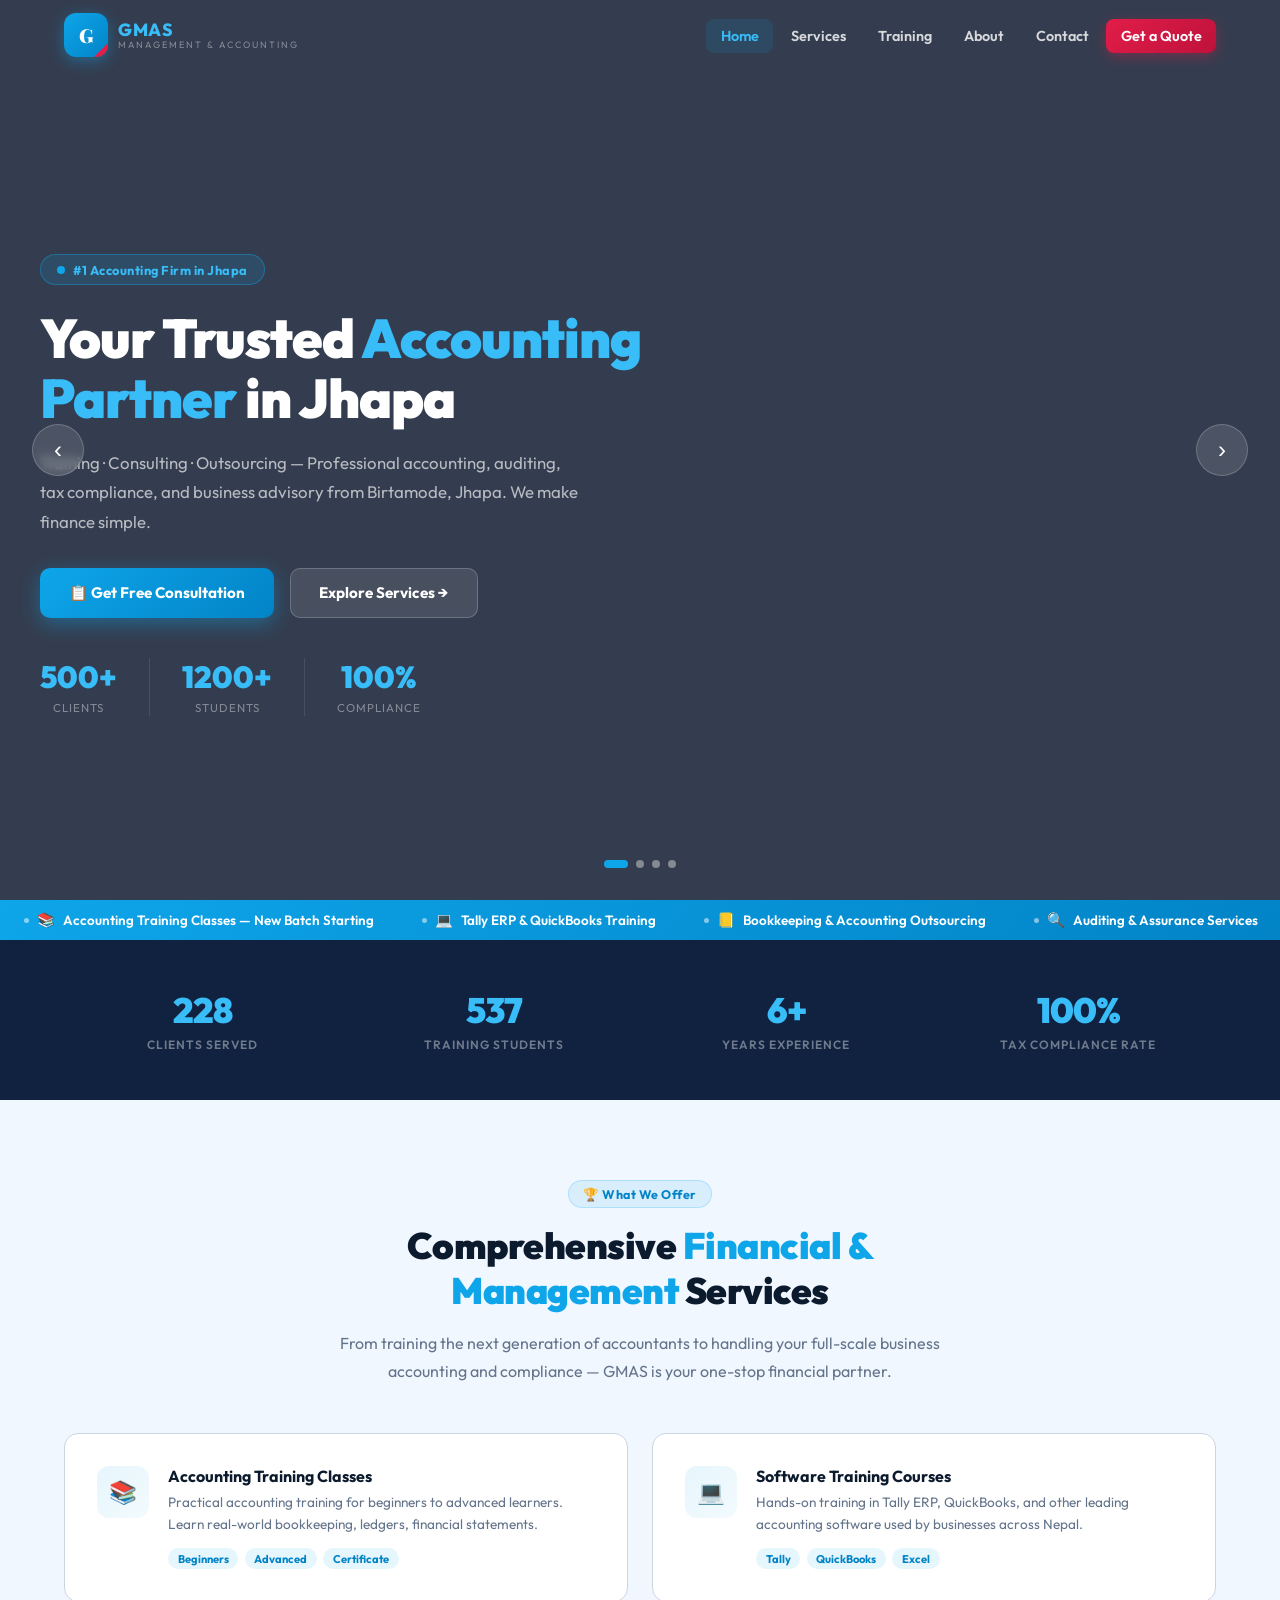
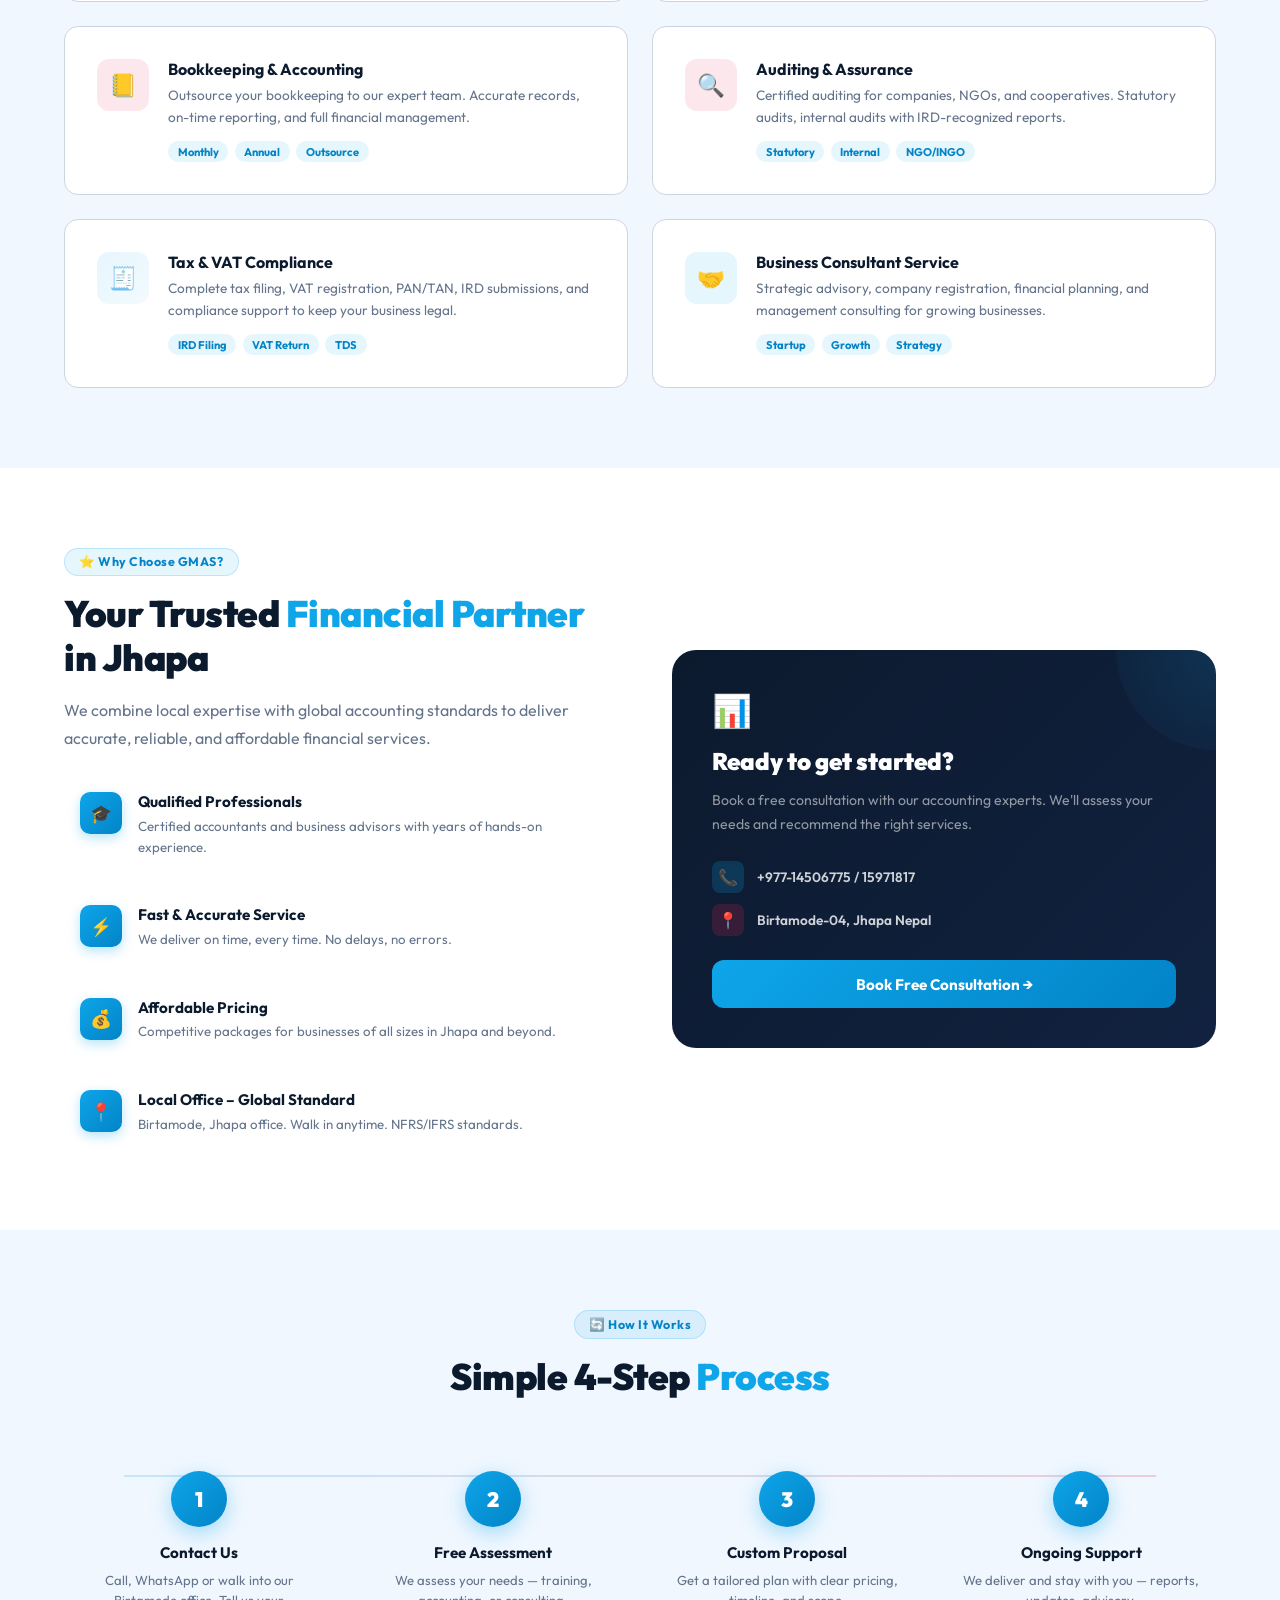
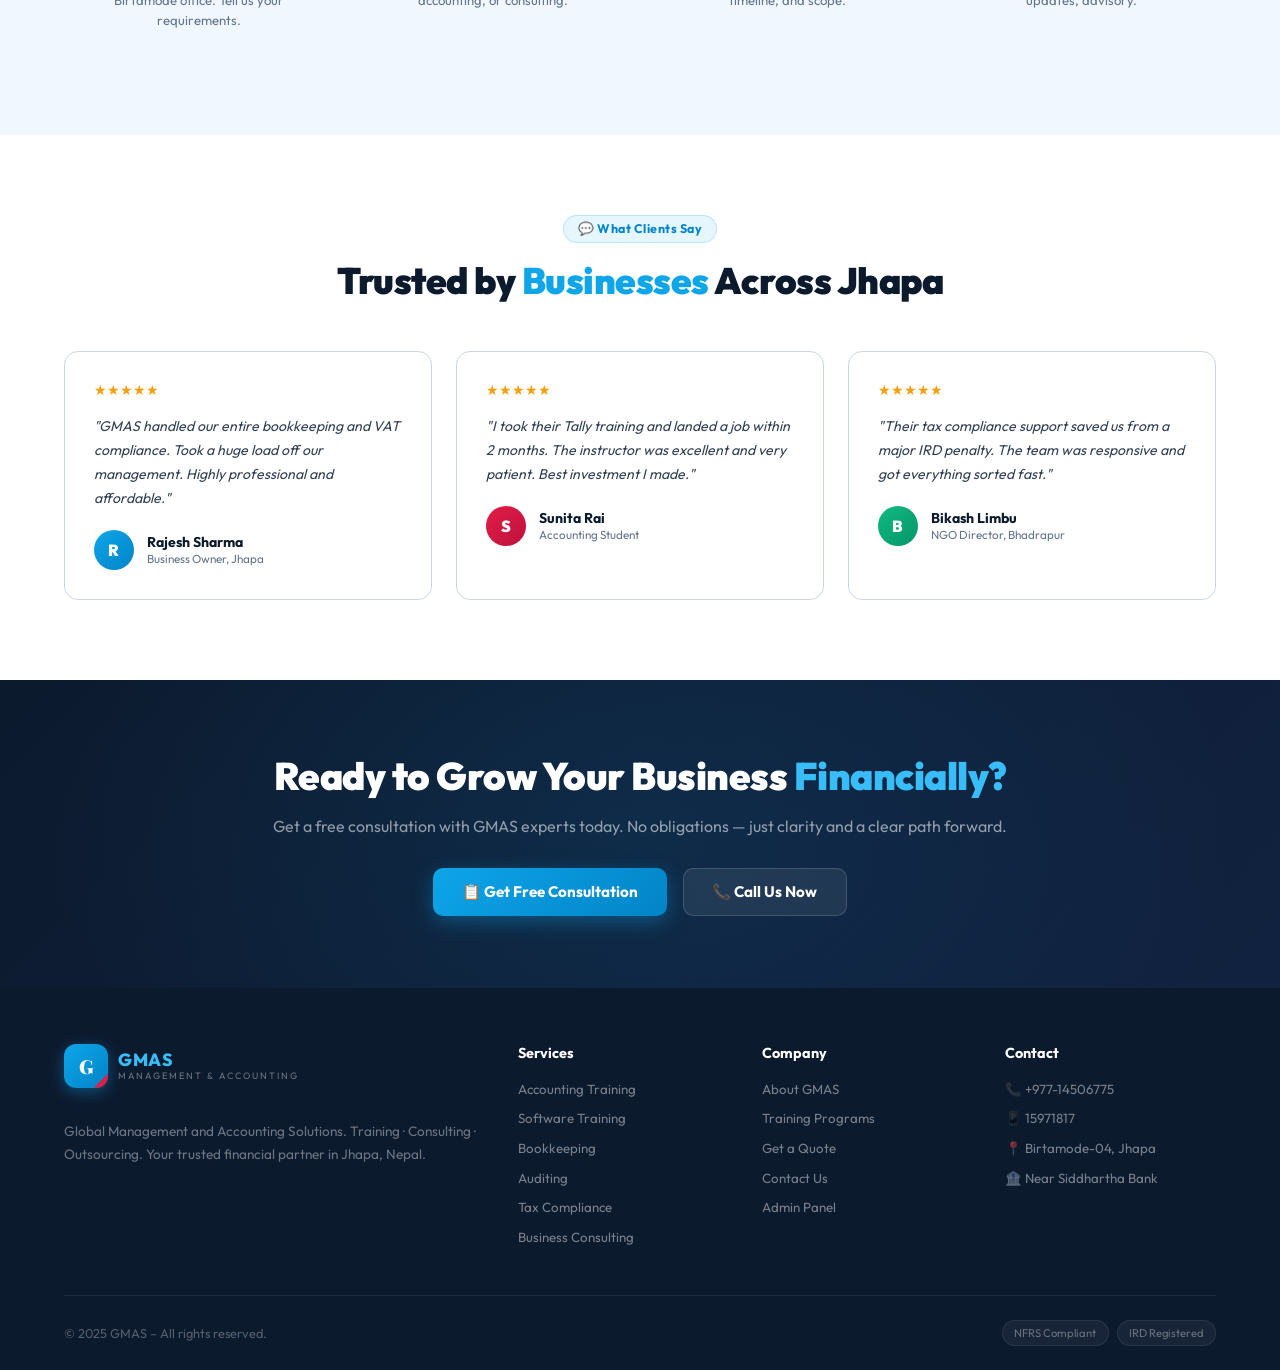
<file: index.html>
<!DOCTYPE html>
<html lang="en">
<head>
  <meta charset="UTF-8" />
  <meta name="viewport" content="width=device-width, initial-scale=1.0" />
  <title>GMAS – Global Management and Accounting Solutions</title>
  <link rel="stylesheet" href="css/style.css" />
  <style>
    /* HERO FIX — always show text left, card only on very wide */
    .hero-overlay-content {
      position: absolute; inset: 0; z-index: 15;
      display: flex; align-items: center; padding-top: 70px;
    }
    .hero-inner {
      display: flex; align-items: center;
      padding: 3rem 0; width: 100%;
    }
    .hero-text-side {
      flex: 1; min-width: 0; z-index: 2; max-width: 680px;
    }
  </style>
</head>
<body>

<nav class="navbar" id="mainNav" style="background:transparent;">
  <div class="container nav-inner">
    <a href="index.html" class="nav-logo">
      <div class="logo-icon">G</div>
      <div class="logo-text">
        <span class="logo-name">GMAS</span>
        <span class="logo-tag">Management & Accounting</span>
      </div>
    </a>
    <ul class="nav-links" id="navLinks">
      <li><a href="index.html" class="active">Home</a></li>
      <li><a href="services.html">Services</a></li>
      <li><a href="training.html">Training</a></li>
      <li><a href="about.html">About</a></li>
      <li><a href="contact.html">Contact</a></li>
      <li><a href="enquiry.html" class="nav-cta">Get a Quote</a></li>
    </ul>
    <button id="navToggle" aria-label="Menu"><span></span><span></span><span></span></button>
    <div id="navOverlay"></div>
  </div>
</nav>

<!-- HERO SLIDER -->
<section class="hero-slider" id="heroSlider">
  <div class="slides-wrapper" id="slidesWrapper"></div>
  <button class="slide-nav prev" id="slidePrev">&#8249;</button>
  <button class="slide-nav next" id="slideNext">&#8250;</button>
  <div class="slide-dots" id="slideDots"></div>

  <div class="hero-overlay-content">
    <div class="container hero-inner">
      <!-- TEXT SIDE -->
      <div class="hero-text-side">
        <div class="hero-badge-anim" id="heroBadge">
          <span class="pulse-dot"></span>
          <span id="heroBadgeText">Trusted Accounting & Management Firm</span>
        </div>
        <h1 class="hero-title" id="heroTitle">Your Trusted <span class="hero-highlight">Accounting Partner</span> in Jhapa</h1>
        <p class="hero-desc" id="heroDesc">Training · Consulting · Outsourcing — Professional accounting, auditing, tax compliance, and business advisory from Birtamode, Jhapa.</p>
        <div class="hero-cta-row">
          <a href="enquiry.html" class="btn-hero-primary" id="heroBtn1">📋 Get Free Consultation</a>
          <a href="services.html" class="btn-hero-secondary" id="heroBtn2">Explore Services →</a>
        </div>
        <div class="hero-stats-row">
          <div class="hstat"><span class="hstat-num">500+</span><span class="hstat-lbl">Clients</span></div>
          <div class="hstat-div"></div>
          <div class="hstat"><span class="hstat-num">1200+</span><span class="hstat-lbl">Students</span></div>
          <div class="hstat-div"></div>
          <div class="hstat"><span class="hstat-num">100%</span><span class="hstat-lbl">Compliance</span></div>
        </div>
      </div>

    </div>
  </div>
</section>

<!-- TICKER -->
<div class="ticker-wrap"><div class="ticker-track" id="tickerTrack"></div></div>

<!-- STATS BAND -->
<div class="stats-band" id="statsBand">
  <div class="container stats-grid">
    <div class="stat-item"><span class="stat-num count-anim" data-target="500">0</span><div class="stat-label">Clients Served</div></div>
    <div class="stat-item"><span class="stat-num count-anim" data-target="1200">0</span><div class="stat-label">Training Students</div></div>
    <div class="stat-item"><span class="stat-num">6+</span><div class="stat-label">Years Experience</div></div>
    <div class="stat-item"><span class="stat-num">100%</span><div class="stat-label">Tax Compliance Rate</div></div>
  </div>
</div>

<!-- SERVICES -->
<section class="section">
  <div class="container">
    <div class="section-center">
      <div class="section-tag">🏆 What We Offer</div>
      <h2 class="section-title">Comprehensive <span>Financial & Management</span> Services</h2>
      <p class="section-desc">From training the next generation of accountants to handling your full-scale business accounting and compliance — GMAS is your one-stop financial partner.</p>
    </div>
    <div class="services-grid">
      <div class="svc-card"><div class="svc-icon">📚</div><div class="svc-body"><h3>Accounting Training Classes</h3><p>Practical accounting training for beginners to advanced learners. Learn real-world bookkeeping, ledgers, financial statements.</p><div class="svc-tags"><span class="svc-tag">Beginners</span><span class="svc-tag">Advanced</span><span class="svc-tag">Certificate</span></div></div></div>
      <div class="svc-card"><div class="svc-icon">💻</div><div class="svc-body"><h3>Software Training Courses</h3><p>Hands-on training in Tally ERP, QuickBooks, and other leading accounting software used by businesses across Nepal.</p><div class="svc-tags"><span class="svc-tag">Tally</span><span class="svc-tag">QuickBooks</span><span class="svc-tag">Excel</span></div></div></div>
      <div class="svc-card"><div class="svc-icon" style="background:rgba(225,29,72,0.1)">📒</div><div class="svc-body"><h3>Bookkeeping & Accounting</h3><p>Outsource your bookkeeping to our expert team. Accurate records, on-time reporting, and full financial management.</p><div class="svc-tags"><span class="svc-tag">Monthly</span><span class="svc-tag">Annual</span><span class="svc-tag">Outsource</span></div></div></div>
      <div class="svc-card"><div class="svc-icon" style="background:rgba(225,29,72,0.1)">🔍</div><div class="svc-body"><h3>Auditing & Assurance</h3><p>Certified auditing for companies, NGOs, and cooperatives. Statutory audits, internal audits with IRD-recognized reports.</p><div class="svc-tags"><span class="svc-tag">Statutory</span><span class="svc-tag">Internal</span><span class="svc-tag">NGO/INGO</span></div></div></div>
      <div class="svc-card"><div class="svc-icon">🧾</div><div class="svc-body"><h3>Tax & VAT Compliance</h3><p>Complete tax filing, VAT registration, PAN/TAN, IRD submissions, and compliance support to keep your business legal.</p><div class="svc-tags"><span class="svc-tag">IRD Filing</span><span class="svc-tag">VAT Return</span><span class="svc-tag">TDS</span></div></div></div>
      <div class="svc-card"><div class="svc-icon" style="background:rgba(14,165,233,0.1)">🤝</div><div class="svc-body"><h3>Business Consultant Service</h3><p>Strategic advisory, company registration, financial planning, and management consulting for growing businesses.</p><div class="svc-tags"><span class="svc-tag">Startup</span><span class="svc-tag">Growth</span><span class="svc-tag">Strategy</span></div></div></div>
    </div>
  </div>
</section>

<!-- WHY GMAS -->
<section class="section section-alt">
  <div class="container why-grid">
    <div>
      <div class="section-tag">⭐ Why Choose GMAS?</div>
      <h2 class="section-title">Your Trusted <span>Financial Partner</span> in Jhapa</h2>
      <p class="section-desc">We combine local expertise with global accounting standards to deliver accurate, reliable, and affordable financial services.</p>
      <div class="why-list">
        <div class="why-item"><div class="why-icon">🎓</div><div><h4>Qualified Professionals</h4><p>Certified accountants and business advisors with years of hands-on experience.</p></div></div>
        <div class="why-item"><div class="why-icon">⚡</div><div><h4>Fast & Accurate Service</h4><p>We deliver on time, every time. No delays, no errors.</p></div></div>
        <div class="why-item"><div class="why-icon">💰</div><div><h4>Affordable Pricing</h4><p>Competitive packages for businesses of all sizes in Jhapa and beyond.</p></div></div>
        <div class="why-item"><div class="why-icon">📍</div><div><h4>Local Office – Global Standard</h4><p>Birtamode, Jhapa office. Walk in anytime. NFRS/IFRS standards.</p></div></div>
      </div>
    </div>
    <div>
      <div style="background:linear-gradient(135deg,var(--dark),var(--dark2));border-radius:24px;padding:2.5rem;position:relative;overflow:hidden;">
        <div style="position:absolute;top:0;right:0;width:200px;height:200px;background:radial-gradient(circle,rgba(14,165,233,0.15),transparent);border-radius:50%;transform:translate(50%,-50%);"></div>
        <div style="position:relative;z-index:2;">
          <div style="font-size:2rem;margin-bottom:1rem;">📊</div>
          <h3 style="font-family:'Outfit',sans-serif;font-size:1.5rem;font-weight:900;color:white;margin-bottom:0.8rem;">Ready to get started?</h3>
          <p style="color:rgba(255,255,255,0.55);font-size:0.88rem;line-height:1.7;margin-bottom:1.5rem;">Book a free consultation with our accounting experts. We'll assess your needs and recommend the right services.</p>
          <div style="display:grid;gap:0.7rem;margin-bottom:1.5rem;">
            <div style="display:flex;align-items:center;gap:0.8rem;"><div style="width:32px;height:32px;background:rgba(14,165,233,0.2);border-radius:8px;display:flex;align-items:center;justify-content:center;">📞</div><div style="color:rgba(255,255,255,0.8);font-size:0.85rem;font-weight:600;">+977-14506775 / 15971817</div></div>
            <div style="display:flex;align-items:center;gap:0.8rem;"><div style="width:32px;height:32px;background:rgba(225,29,72,0.2);border-radius:8px;display:flex;align-items:center;justify-content:center;">📍</div><div style="color:rgba(255,255,255,0.8);font-size:0.85rem;font-weight:600;">Birtamode-04, Jhapa Nepal</div></div>
          </div>
          <a href="enquiry.html" style="display:block;padding:0.9rem;background:linear-gradient(135deg,var(--sky),var(--sky-dark));color:white;text-align:center;border-radius:12px;text-decoration:none;font-weight:700;font-size:0.95rem;">Book Free Consultation →</a>
        </div>
      </div>
    </div>
  </div>
</section>

<!-- PROCESS -->
<section class="section">
  <div class="container">
    <div class="section-center">
      <div class="section-tag">🔄 How It Works</div>
      <h2 class="section-title">Simple 4-Step <span>Process</span></h2>
    </div>
    <div class="process-steps">
      <div class="step"><div class="step-num">1</div><h4>Contact Us</h4><p>Call, WhatsApp or walk into our Birtamode office. Tell us your requirements.</p></div>
      <div class="step"><div class="step-num">2</div><h4>Free Assessment</h4><p>We assess your needs — training, accounting, or consulting.</p></div>
      <div class="step"><div class="step-num">3</div><h4>Custom Proposal</h4><p>Get a tailored plan with clear pricing, timeline, and scope.</p></div>
      <div class="step"><div class="step-num">4</div><h4>Ongoing Support</h4><p>We deliver and stay with you — reports, updates, advisory.</p></div>
    </div>
  </div>
</section>

<!-- TESTIMONIALS -->
<section class="section section-alt">
  <div class="container">
    <div class="section-center">
      <div class="section-tag">💬 What Clients Say</div>
      <h2 class="section-title">Trusted by <span>Businesses</span> Across Jhapa</h2>
    </div>
    <div class="testi-grid">
      <div class="testi-card"><div class="testi-stars">★★★★★</div><p class="testi-text">"GMAS handled our entire bookkeeping and VAT compliance. Took a huge load off our management. Highly professional and affordable."</p><div class="testi-author"><div class="testi-avatar" style="background:linear-gradient(135deg,#0EA5E9,#0284C7)">R</div><div><div class="testi-name">Rajesh Sharma</div><div class="testi-role">Business Owner, Jhapa</div></div></div></div>
      <div class="testi-card"><div class="testi-stars">★★★★★</div><p class="testi-text">"I took their Tally training and landed a job within 2 months. The instructor was excellent and very patient. Best investment I made."</p><div class="testi-author"><div class="testi-avatar" style="background:linear-gradient(135deg,#E11D48,#BE123C)">S</div><div><div class="testi-name">Sunita Rai</div><div class="testi-role">Accounting Student</div></div></div></div>
      <div class="testi-card"><div class="testi-stars">★★★★★</div><p class="testi-text">"Their tax compliance support saved us from a major IRD penalty. The team was responsive and got everything sorted fast."</p><div class="testi-author"><div class="testi-avatar" style="background:linear-gradient(135deg,#10B981,#059669)">B</div><div><div class="testi-name">Bikash Limbu</div><div class="testi-role">NGO Director, Bhadrapur</div></div></div></div>
    </div>
  </div>
</section>

<!-- CTA -->
<div class="cta-band">
  <div class="container" style="position:relative;z-index:2;">
    <h2>Ready to Grow Your Business <span style="color:var(--sky-light)">Financially?</span></h2>
    <p>Get a free consultation with GMAS experts today. No obligations — just clarity and a clear path forward.</p>
    <div class="cta-band-btns">
      <a href="enquiry.html" class="btn-primary">📋 Get Free Consultation</a>
      <a href="contact.html" class="btn-secondary">📞 Call Us Now</a>
    </div>
  </div>
</div>

<!-- FOOTER -->
<footer class="footer">
  <div class="container">
    <div class="footer-grid">
      <div>
        <a href="index.html" class="nav-logo" style="display:inline-flex;margin-bottom:1rem;">
          <div class="logo-icon">G</div>
          <div class="logo-text"><span class="logo-name">GMAS</span><span class="logo-tag">Management & Accounting</span></div>
        </a>
        <p class="footer-brand-desc">Global Management and Accounting Solutions. Training · Consulting · Outsourcing. Your trusted financial partner in Jhapa, Nepal.</p>
      </div>
      <div class="footer-col"><h5>Services</h5><ul><li><a href="services.html">Accounting Training</a></li><li><a href="services.html">Software Training</a></li><li><a href="services.html">Bookkeeping</a></li><li><a href="services.html">Auditing</a></li><li><a href="services.html">Tax Compliance</a></li><li><a href="services.html">Business Consulting</a></li></ul></div>
      <div class="footer-col"><h5>Company</h5><ul><li><a href="about.html">About GMAS</a></li><li><a href="training.html">Training Programs</a></li><li><a href="enquiry.html">Get a Quote</a></li><li><a href="contact.html">Contact Us</a></li><li><a href="admin.html">Admin Panel</a></li></ul></div>
      <div class="footer-col"><h5>Contact</h5><ul><li><a href="tel:9714506775">📞 +977-14506775</a></li><li><a href="tel:15971817">📱 15971817</a></li><li><a href="#">📍 Birtamode-04, Jhapa</a></li><li><a href="#">🏦 Near Siddhartha Bank</a></li></ul></div>
    </div>
    <div class="footer-bottom">
      <span class="footer-copy">© 2025 GMAS – All rights reserved.</span>
      <div class="footer-badges"><span class="footer-badge">NFRS Compliant</span><span class="footer-badge">IRD Registered</span></div>
    </div>
  </div>
</footer>

<script>
// ===== ALL JS INLINE — no external files needed for file:// protocol =====

// Config
function getCfg(){return JSON.parse(localStorage.getItem('gmas_config')||'{}');}
function applyConfig(){
  var cfg=getCfg();
  if(cfg.colorSky)document.documentElement.style.setProperty('--sky',cfg.colorSky);
  if(cfg.colorRed)document.documentElement.style.setProperty('--red',cfg.colorRed);
  if(cfg.siteName)document.querySelectorAll('.logo-name').forEach(function(e){e.textContent=cfg.siteName;});
  if(cfg.siteTagline)document.querySelectorAll('.logo-tag').forEach(function(e){e.textContent=cfg.siteTagline;});
  if(cfg.footerDesc)document.querySelectorAll('.footer-brand-desc').forEach(function(e){e.textContent=cfg.footerDesc;});
  if(cfg.logoBase64){document.querySelectorAll('.logo-icon').forEach(function(el){el.innerHTML='<img src="'+cfg.logoBase64+'" style="width:32px;height:32px;object-fit:contain;position:relative;z-index:2;" />';});}
}
applyConfig();

// Page covers from config
function buildPageCover(key){
  var cfg=getCfg();
  var covers=(cfg.pageCovers)||JSON.parse(localStorage.getItem('gmas_page_covers')||'{}');
  var cover=covers[key];
  var bgEl=document.getElementById('coverBg');
  var overlayEl=document.getElementById('coverOverlay');
  if(!bgEl||!overlayEl)return;
  var defaults={services:{bg:'https://images.unsplash.com/photo-1554224155-6726b3ff858f?w=1600&q=80',overlay:'rgba(10,20,40,0.78)'},training:{bg:'https://images.unsplash.com/photo-1434030216411-0b793f4b4173?w=1600&q=80',overlay:'rgba(5,15,30,0.76)'},about:{bg:'https://images.unsplash.com/photo-1560472355-536de3962603?w=1600&q=80',overlay:'rgba(8,18,38,0.78)'},contact:{bg:'https://images.unsplash.com/photo-1423666639041-f56000c27a9a?w=1600&q=80',overlay:'rgba(10,20,40,0.76)'},enquiry:{bg:'https://images.unsplash.com/photo-1507003211169-0a1dd7228f2d?w=1600&q=80',overlay:'rgba(5,15,30,0.78)'}};
  var d=(cover&&cover.bg)?cover:(defaults[key]||{bg:'https://images.unsplash.com/photo-1486406146926-c627a92ad1ab?w=1600&q=80',overlay:'rgba(10,20,40,0.78)'});
  bgEl.style.backgroundImage="url('"+d.bg+"')";
  overlayEl.style.background=d.overlay;
}

// Navbar scroll
var nav=document.getElementById('mainNav');
window.addEventListener('scroll',function(){
  if(window.scrollY>80){nav.style.background='var(--dark)';nav.style.borderBottom='1px solid rgba(255,255,255,0.08)';nav.style.boxShadow='0 2px 30px rgba(0,0,0,0.4)';}
  else{nav.style.background='transparent';nav.style.borderBottom='none';nav.style.boxShadow='none';}
});

// Mobile nav
var toggle=document.getElementById('navToggle');
var links=document.getElementById('navLinks');
var overlay=document.getElementById('navOverlay');
function closeNav(){links.style.cssText='';overlay.classList.remove('active');toggle.classList.remove('open');}
toggle.addEventListener('click',function(){
  var isOpen=links.style.display==='flex';
  if(isOpen){closeNav();}
  else{links.style.cssText='display:flex;position:fixed;top:0;right:0;bottom:0;width:290px;flex-direction:column;background:#0C1A2E;padding:100px 1.5rem 2rem;z-index:1099;box-shadow:-4px 0 40px rgba(0,0,0,0.6);list-style:none;gap:0.3rem;';overlay.classList.add('active');toggle.classList.add('open');}
});
overlay.addEventListener('click',closeNav);

// Counter animation
function animateCounters(){
  document.querySelectorAll('.count-anim').forEach(function(el){
    if(el.dataset.animated)return;el.dataset.animated='1';
    var target=parseInt(el.dataset.target);if(!target)return;
    var start=0;var step=target/(2000/16);
    var t=setInterval(function(){start+=step;if(start>=target){el.textContent=target.toLocaleString();clearInterval(t);}else{el.textContent=Math.floor(start).toLocaleString();}},16);
  });
}
var sb=document.getElementById('statsBand');
if(sb){var obs=new IntersectionObserver(function(entries){entries.forEach(function(e){if(e.isIntersecting){animateCounters();obs.disconnect();}});},{threshold:0.3});obs.observe(sb);}

// ===== SLIDES =====
var DEFAULT_SLIDES=[
  {title:'Your Trusted <span class="hero-highlight">Accounting Partner</span> in Jhapa',desc:'Training · Consulting · Outsourcing — Professional accounting, auditing, tax compliance, and business advisory from Birtamode, Jhapa. We make finance simple.',badge:'#1 Accounting Firm in Jhapa',btn1:'Get Free Consultation',btn2:'Explore Services →',bg:'https://images.unsplash.com/photo-1554224155-6726b3ff858f?w=1600&q=80',overlay:'rgba(5,15,35,0.80)'},
  {title:'Accounting <span class="hero-highlight">Training Classes</span> Starting Soon',desc:'Learn practical accounting, Tally ERP, and QuickBooks with certified trainers. Get job-ready in 30–90 days. Morning & evening batches available.',badge:'📚 New Batch Enrolling Now',btn1:'Enroll in Training',btn2:'View Courses →',bg:'https://images.unsplash.com/photo-1434030216411-0b793f4b4173?w=1600&q=80',overlay:'rgba(5,15,30,0.82)'},
  {title:'Tax & VAT Compliance <span class="hero-highlight">Done Right</span>',desc:'Never miss an IRD deadline again. Our expert team handles your complete tax compliance — VAT returns, TDS, income tax, and more. On time, every time.',badge:'🧾 IRD Certified Experts',btn1:'Get Tax Help',btn2:'Learn More →',bg:'https://images.unsplash.com/photo-1586281380349-632531db7ed4?w=1600&q=80',overlay:'rgba(10,5,30,0.80)'},
  {title:'Business <span class="hero-highlight">Auditing</span> & Assurance Services',desc:'Statutory and internal audit services for companies, NGOs, and cooperatives. IRD-compliant reports prepared by registered auditors based in Jhapa.',badge:'🔍 Certified Auditors',btn1:'Request Audit',btn2:'View Services →',bg:'https://images.unsplash.com/photo-1507003211169-0a1dd7228f2d?w=1600&q=80',overlay:'rgba(8,18,40,0.80)'},
];
var DEFAULT_TICKER=[
  {icon:'📚',text:'Accounting Training Classes — New Batch Starting'},
  {icon:'💻',text:'Tally ERP & QuickBooks Training'},
  {icon:'📒',text:'Bookkeeping & Accounting Outsourcing'},
  {icon:'🔍',text:'Auditing & Assurance Services'},
  {icon:'🧾',text:'VAT & Tax Compliance — IRD Experts'},
  {icon:'🤝',text:'Business Consulting & Advisory'},
  {icon:'📍',text:'Birtamode-04, Jhapa — Walk In Anytime'},
  {icon:'⭐',text:'Trusted by 500+ Clients Across Jhapa'},
];

function getHomeConfig(){
  try{var s=localStorage.getItem('gmas_home_config');if(s){var p=JSON.parse(s);return{slides:p.slides||DEFAULT_SLIDES,ticker:p.ticker||DEFAULT_TICKER};}}catch(e){}
  return{slides:DEFAULT_SLIDES,ticker:DEFAULT_TICKER};
}

var currentSlide=0,slideTimer=null,slides=[];

function buildSlider(){
  var cfg=getHomeConfig();slides=cfg.slides;
  var wrapper=document.getElementById('slidesWrapper');
  var dotsEl=document.getElementById('slideDots');
  wrapper.innerHTML='';dotsEl.innerHTML='';
  slides.forEach(function(s,i){
    var slide=document.createElement('div');slide.className='slide'+(i===0?' active':'');
    var bg=document.createElement('div');bg.className='slide-bg';bg.style.backgroundImage="url('"+s.bg+"')";
    var ov=document.createElement('div');ov.className='slide-overlay';ov.style.background=s.overlay||'rgba(5,15,35,0.8)';
    slide.appendChild(bg);slide.appendChild(ov);wrapper.appendChild(slide);
    var dot=document.createElement('button');dot.className='slide-dot'+(i===0?' active':'');
    (function(idx){dot.onclick=function(){goToSlide(idx);};})(i);
    dotsEl.appendChild(dot);
  });
  updateSlideContent(0);startAutoPlay();
}

function updateSlideContent(index){
  var s=slides[index];if(!s)return;
  var titleEl=document.getElementById('heroTitle');
  var descEl=document.getElementById('heroDesc');
  var badgeEl=document.getElementById('heroBadgeText');
  var btn1=document.getElementById('heroBtn1');
  var btn2=document.getElementById('heroBtn2');
  if(titleEl){titleEl.style.opacity='0';titleEl.style.transform='translateY(16px)';setTimeout(function(){titleEl.innerHTML=s.title||'';titleEl.style.transition='opacity 0.5s,transform 0.5s';titleEl.style.opacity='1';titleEl.style.transform='translateY(0)';},200);}
  if(descEl){descEl.style.opacity='0';setTimeout(function(){descEl.textContent=s.desc||'';descEl.style.transition='opacity 0.5s 0.1s';descEl.style.opacity='1';},300);}
  if(badgeEl)badgeEl.textContent=s.badge||'';
  if(btn1)btn1.innerHTML='📋 '+(s.btn1||'Get Free Consultation');
  if(btn2)btn2.textContent=s.btn2||'Explore Services →';
}

function goToSlide(index){
  var allSlides=document.querySelectorAll('.slide');
  var allDots=document.querySelectorAll('.slide-dot');
  allSlides[currentSlide]&&allSlides[currentSlide].classList.remove('active');
  allDots[currentSlide]&&allDots[currentSlide].classList.remove('active');
  currentSlide=(index+slides.length)%slides.length;
  allSlides[currentSlide]&&allSlides[currentSlide].classList.add('active');
  allDots[currentSlide]&&allDots[currentSlide].classList.add('active');
  var bg=allSlides[currentSlide]&&allSlides[currentSlide].querySelector('.slide-bg');
  if(bg){bg.style.animation='none';void bg.offsetWidth;bg.style.animation='';}
  updateSlideContent(currentSlide);resetAutoPlay();
}
function startAutoPlay(){slideTimer=setInterval(function(){goToSlide(currentSlide+1);},5500);}
function resetAutoPlay(){clearInterval(slideTimer);startAutoPlay();}

document.getElementById('slidePrev').addEventListener('click',function(){goToSlide(currentSlide-1);});
document.getElementById('slideNext').addEventListener('click',function(){goToSlide(currentSlide+1);});
var touchStartX=0;
document.getElementById('heroSlider').addEventListener('touchstart',function(e){touchStartX=e.touches[0].clientX;});
document.getElementById('heroSlider').addEventListener('touchend',function(e){var diff=touchStartX-e.changedTouches[0].clientX;if(Math.abs(diff)>50)goToSlide(diff>0?currentSlide+1:currentSlide-1);});

// Ticker
function buildTicker(){
  var cfg=getHomeConfig();var items=cfg.ticker;
  var track=document.getElementById('tickerTrack');
  var all=items.concat(items);
  track.innerHTML=all.map(function(item){return'<span class="ticker-item"><span class="tick-dot"></span><span class="tick-icon">'+item.icon+'</span>'+item.text+'</span>';}).join('');
}

buildSlider();
buildTicker();
</script>
</body>
</html>
</file>
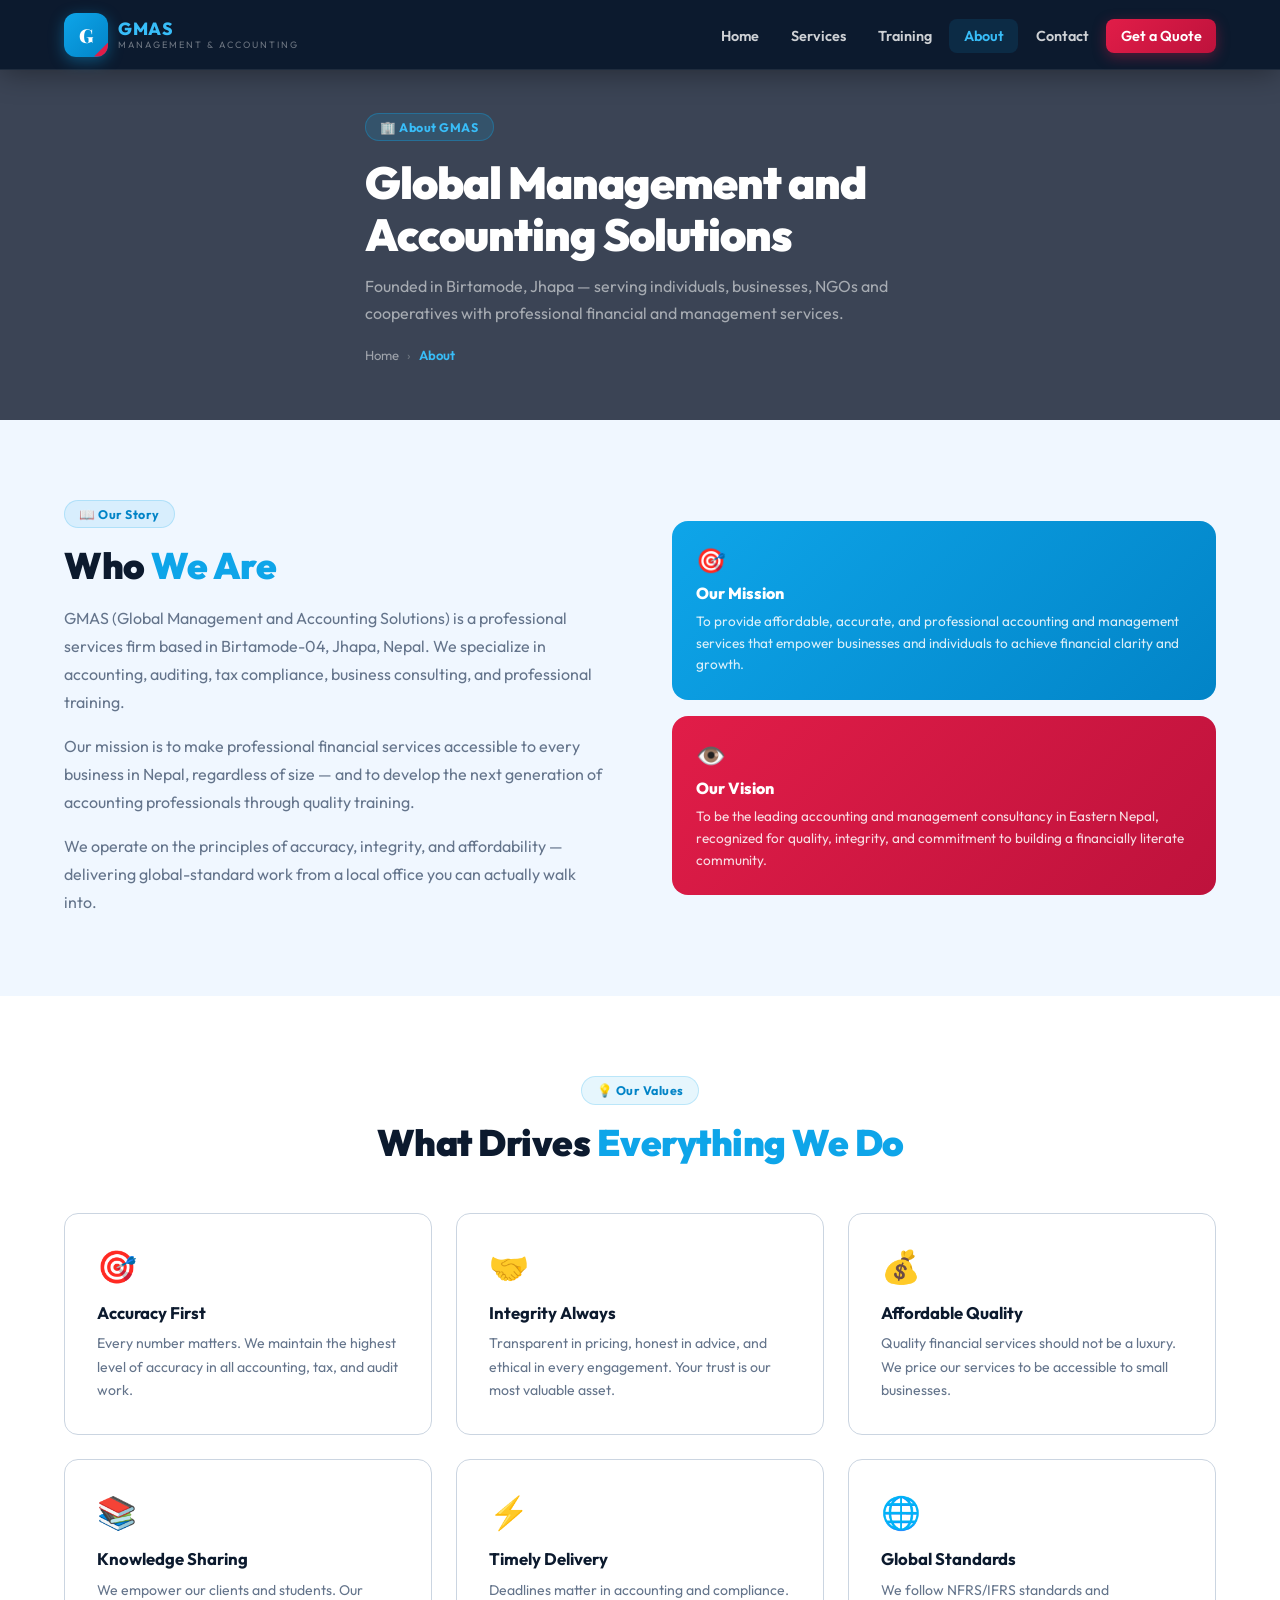
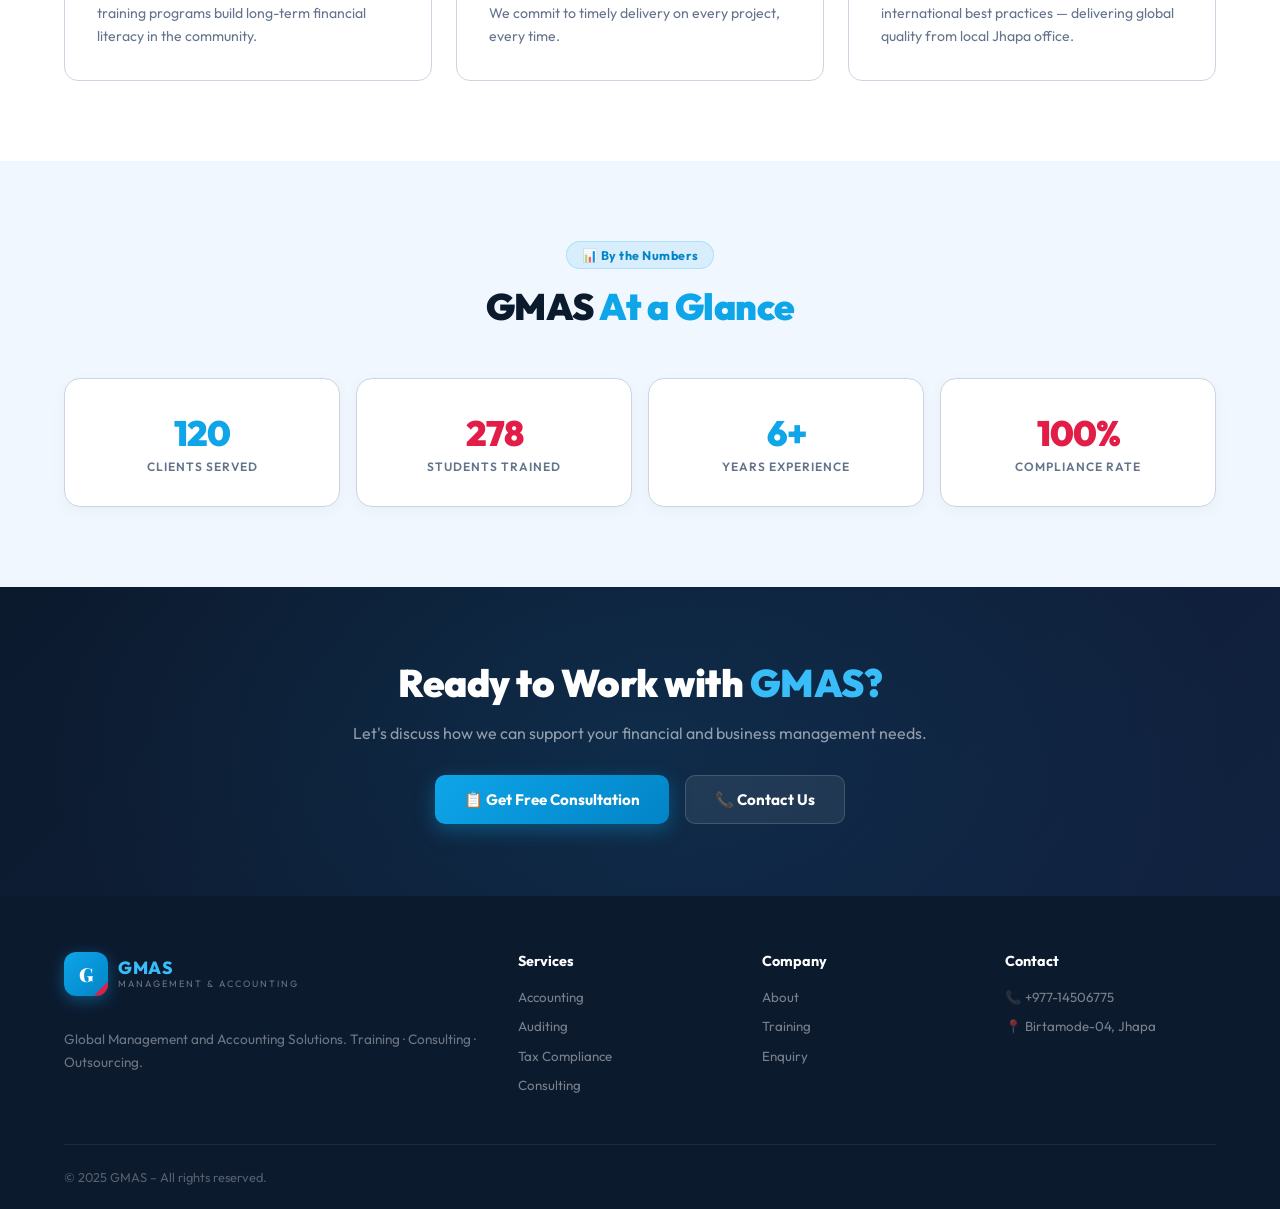
<file: about.html>
<!DOCTYPE html>
<html lang="en">
<head><meta charset="UTF-8"/><meta name="viewport" content="width=device-width,initial-scale=1.0"/><title>About – GMAS</title><link rel="stylesheet" href="css/style.css"/></head>
<body>
<nav class="navbar dark-nav" id="mainNav"><div class="container nav-inner">
  <a href="index.html" class="nav-logo"><div class="logo-icon">G</div><div class="logo-text"><span class="logo-name">GMAS</span><span class="logo-tag">Management & Accounting</span></div></a>
  <ul class="nav-links" id="navLinks"><li><a href="index.html">Home</a></li><li><a href="services.html">Services</a></li><li><a href="training.html">Training</a></li><li><a href="about.html" class="active">About</a></li><li><a href="contact.html">Contact</a></li><li><a href="enquiry.html" class="nav-cta">Get a Quote</a></li></ul>
  <button id="navToggle"><span></span><span></span><span></span></button><div id="navOverlay"></div>
</div></nav>

<div class="page-cover">
  <div class="cover-bg" id="coverBg"></div>
  <div class="cover-overlay" id="coverOverlay"></div>
  <div class="container cover-inner" style="padding:7rem 0 3.5rem;">
    <div class="cover-tag">🏢 About GMAS</div>
    <h1 class="cover-title">Global Management and<br>Accounting Solutions</h1>
    <p class="cover-desc">Founded in Birtamode, Jhapa — serving individuals, businesses, NGOs and cooperatives with professional financial and management services.</p>
    <div class="cover-breadcrumb"><a href="index.html">Home</a><span>›</span><span class="current">About</span></div>
  </div>
</div>

<section class="section">
  <div class="container why-grid">
    <div>
      <div class="section-tag">📖 Our Story</div>
      <h2 class="section-title">Who <span>We Are</span></h2>
      <p class="section-desc">GMAS (Global Management and Accounting Solutions) is a professional services firm based in Birtamode-04, Jhapa, Nepal. We specialize in accounting, auditing, tax compliance, business consulting, and professional training.</p>
      <p class="section-desc" style="margin-top:1rem;">Our mission is to make professional financial services accessible to every business in Nepal, regardless of size — and to develop the next generation of accounting professionals through quality training.</p>
      <p class="section-desc" style="margin-top:1rem;">We operate on the principles of accuracy, integrity, and affordability — delivering global-standard work from a local office you can actually walk into.</p>
    </div>
    <div style="display:grid;gap:1rem;">
      <div style="background:linear-gradient(135deg,var(--sky),var(--sky-dark));border-radius:16px;padding:1.5rem;color:white;"><div style="font-size:1.5rem;margin-bottom:0.5rem;">🎯</div><h3 style="font-family:'Outfit',sans-serif;font-weight:800;font-size:1rem;margin-bottom:0.5rem;">Our Mission</h3><p style="font-size:0.85rem;opacity:0.85;line-height:1.6;">To provide affordable, accurate, and professional accounting and management services that empower businesses and individuals to achieve financial clarity and growth.</p></div>
      <div style="background:linear-gradient(135deg,var(--red),var(--red-dark));border-radius:16px;padding:1.5rem;color:white;"><div style="font-size:1.5rem;margin-bottom:0.5rem;">👁️</div><h3 style="font-family:'Outfit',sans-serif;font-weight:800;font-size:1rem;margin-bottom:0.5rem;">Our Vision</h3><p style="font-size:0.85rem;opacity:0.85;line-height:1.6;">To be the leading accounting and management consultancy in Eastern Nepal, recognized for quality, integrity, and commitment to building a financially literate community.</p></div>
    </div>
  </div>
</section>

<section class="section section-alt">
  <div class="container">
    <div class="section-center"><div class="section-tag">💡 Our Values</div><h2 class="section-title">What Drives <span>Everything We Do</span></h2></div>
    <div class="cards-grid">
      <div class="card"><div class="card-icon">🎯</div><h3>Accuracy First</h3><p>Every number matters. We maintain the highest level of accuracy in all accounting, tax, and audit work.</p></div>
      <div class="card"><div class="card-icon">🤝</div><h3>Integrity Always</h3><p>Transparent in pricing, honest in advice, and ethical in every engagement. Your trust is our most valuable asset.</p></div>
      <div class="card"><div class="card-icon">💰</div><h3>Affordable Quality</h3><p>Quality financial services should not be a luxury. We price our services to be accessible to small businesses.</p></div>
      <div class="card"><div class="card-icon">📚</div><h3>Knowledge Sharing</h3><p>We empower our clients and students. Our training programs build long-term financial literacy in the community.</p></div>
      <div class="card"><div class="card-icon">⚡</div><h3>Timely Delivery</h3><p>Deadlines matter in accounting and compliance. We commit to timely delivery on every project, every time.</p></div>
      <div class="card"><div class="card-icon">🌐</div><h3>Global Standards</h3><p>We follow NFRS/IFRS standards and international best practices — delivering global quality from local Jhapa office.</p></div>
    </div>
  </div>
</section>

<section class="section">
  <div class="container" id="statsBand">
    <div class="section-center"><div class="section-tag">📊 By the Numbers</div><h2 class="section-title">GMAS <span>At a Glance</span></h2></div>
    <div class="stats-grid" style="margin-top:2.5rem;">
      <div style="background:white;border-radius:16px;padding:2rem;text-align:center;border:1px solid var(--border);box-shadow:0 4px 15px rgba(0,0,0,0.04);"><div class="stat-num count-anim" data-target="500" style="color:var(--sky)">0</div><div class="stat-label" style="color:var(--text-light)">Clients Served</div></div>
      <div style="background:white;border-radius:16px;padding:2rem;text-align:center;border:1px solid var(--border);box-shadow:0 4px 15px rgba(0,0,0,0.04);"><div class="stat-num count-anim" data-target="1200" style="color:var(--red)">0</div><div class="stat-label" style="color:var(--text-light)">Students Trained</div></div>
      <div style="background:white;border-radius:16px;padding:2rem;text-align:center;border:1px solid var(--border);box-shadow:0 4px 15px rgba(0,0,0,0.04);"><div class="stat-num" style="color:var(--sky)">6+</div><div class="stat-label" style="color:var(--text-light)">Years Experience</div></div>
      <div style="background:white;border-radius:16px;padding:2rem;text-align:center;border:1px solid var(--border);box-shadow:0 4px 15px rgba(0,0,0,0.04);"><div class="stat-num" style="color:var(--red)">100%</div><div class="stat-label" style="color:var(--text-light)">Compliance Rate</div></div>
    </div>
  </div>
</section>

<div class="cta-band"><div class="container" style="position:relative;z-index:2;"><h2>Ready to Work with <span style="color:var(--sky-light)">GMAS?</span></h2><p>Let's discuss how we can support your financial and business management needs.</p><div class="cta-band-btns"><a href="enquiry.html" class="btn-primary">📋 Get Free Consultation</a><a href="contact.html" class="btn-secondary">📞 Contact Us</a></div></div></div>

<footer class="footer"><div class="container"><div class="footer-grid"><div><a href="index.html" class="nav-logo" style="display:inline-flex;margin-bottom:1rem;"><div class="logo-icon">G</div><div class="logo-text"><span class="logo-name">GMAS</span><span class="logo-tag">Management & Accounting</span></div></a><p class="footer-brand-desc">Global Management and Accounting Solutions. Training · Consulting · Outsourcing.</p></div><div class="footer-col"><h5>Services</h5><ul><li><a href="services.html">Accounting</a></li><li><a href="services.html">Auditing</a></li><li><a href="services.html">Tax Compliance</a></li><li><a href="services.html">Consulting</a></li></ul></div><div class="footer-col"><h5>Company</h5><ul><li><a href="about.html">About</a></li><li><a href="training.html">Training</a></li><li><a href="enquiry.html">Enquiry</a></li></ul></div><div class="footer-col"><h5>Contact</h5><ul><li><a href="tel:9714506775">📞 +977-14506775</a></li><li><a href="#">📍 Birtamode-04, Jhapa</a></li></ul></div></div><div class="footer-bottom"><span class="footer-copy">© 2025 GMAS – All rights reserved.</span></div></div></footer>

<script>
function getCfg(){return JSON.parse(localStorage.getItem('gmas_config')||'{}');}
function applyConfig(){var cfg=getCfg();if(cfg.colorSky)document.documentElement.style.setProperty('--sky',cfg.colorSky);if(cfg.colorRed)document.documentElement.style.setProperty('--red',cfg.colorRed);if(cfg.siteName)document.querySelectorAll('.logo-name').forEach(function(e){e.textContent=cfg.siteName;});if(cfg.siteTagline)document.querySelectorAll('.logo-tag').forEach(function(e){e.textContent=cfg.siteTagline;});if(cfg.footerDesc)document.querySelectorAll('.footer-brand-desc').forEach(function(e){e.textContent=cfg.footerDesc;});if(cfg.logoBase64){document.querySelectorAll('.logo-icon').forEach(function(el){el.innerHTML='<img src="'+cfg.logoBase64+'" style="width:32px;height:32px;object-fit:contain;position:relative;z-index:2;" />';});}}
applyConfig();
function buildPageCover(key){var cfg=getCfg();var covers=cfg.pageCovers||JSON.parse(localStorage.getItem('gmas_page_covers')||'{}');var cover=covers[key];var bgEl=document.getElementById('coverBg');var overlayEl=document.getElementById('coverOverlay');if(!bgEl||!overlayEl)return;var defaults={services:{bg:'https://images.unsplash.com/photo-1554224155-6726b3ff858f?w=1600&q=80',overlay:'rgba(10,20,40,0.78)'},training:{bg:'https://images.unsplash.com/photo-1434030216411-0b793f4b4173?w=1600&q=80',overlay:'rgba(5,15,30,0.76)'},about:{bg:'https://images.unsplash.com/photo-1560472355-536de3962603?w=1600&q=80',overlay:'rgba(8,18,38,0.78)'},contact:{bg:'https://images.unsplash.com/photo-1423666639041-f56000c27a9a?w=1600&q=80',overlay:'rgba(10,20,40,0.76)'},enquiry:{bg:'https://images.unsplash.com/photo-1507003211169-0a1dd7228f2d?w=1600&q=80',overlay:'rgba(5,15,30,0.78)'}};var d=(cover&&cover.bg)?cover:(defaults[key]||{bg:'https://images.unsplash.com/photo-1486406146926-c627a92ad1ab?w=1600&q=80',overlay:'rgba(10,20,40,0.78)'});bgEl.style.backgroundImage="url('"+d.bg+"')";overlayEl.style.background=d.overlay;}
var toggle=document.getElementById('navToggle'),links=document.getElementById('navLinks'),overlay=document.getElementById('navOverlay');function closeNav(){links.style.cssText='';overlay.classList.remove('active');toggle.classList.remove('open');}toggle.addEventListener('click',function(){var o=links.style.display==='flex';if(o){closeNav();}else{links.style.cssText='display:flex;position:fixed;top:0;right:0;bottom:0;width:290px;flex-direction:column;background:#0C1A2E;padding:100px 1.5rem 2rem;z-index:1099;box-shadow:-4px 0 40px rgba(0,0,0,0.6);list-style:none;gap:0.3rem;';overlay.classList.add('active');toggle.classList.add('open');}});overlay.addEventListener('click',closeNav);
document.querySelectorAll('.faq-q').forEach(function(q){q.addEventListener('click',function(){var item=q.parentElement;var was=item.classList.contains('open');document.querySelectorAll('.faq-item').forEach(function(i){i.classList.remove('open');});if(!was)item.classList.add('open');});});
var sb=document.getElementById('statsBand');if(sb){var ob=new IntersectionObserver(function(entries){entries.forEach(function(e){if(e.isIntersecting){document.querySelectorAll('.count-anim').forEach(function(el){if(el.dataset.animated)return;el.dataset.animated='1';var t=parseInt(el.dataset.target);if(!t)return;var s=0,st=t/(2000/16),iv=setInterval(function(){s+=st;if(s>=t){el.textContent=t.toLocaleString();clearInterval(iv);}else{el.textContent=Math.floor(s).toLocaleString();}},16);});ob.disconnect();}});},{threshold:0.3});ob.observe(sb);}
</script>
<script>buildPageCover("about");</script>
</body></html>
</file>
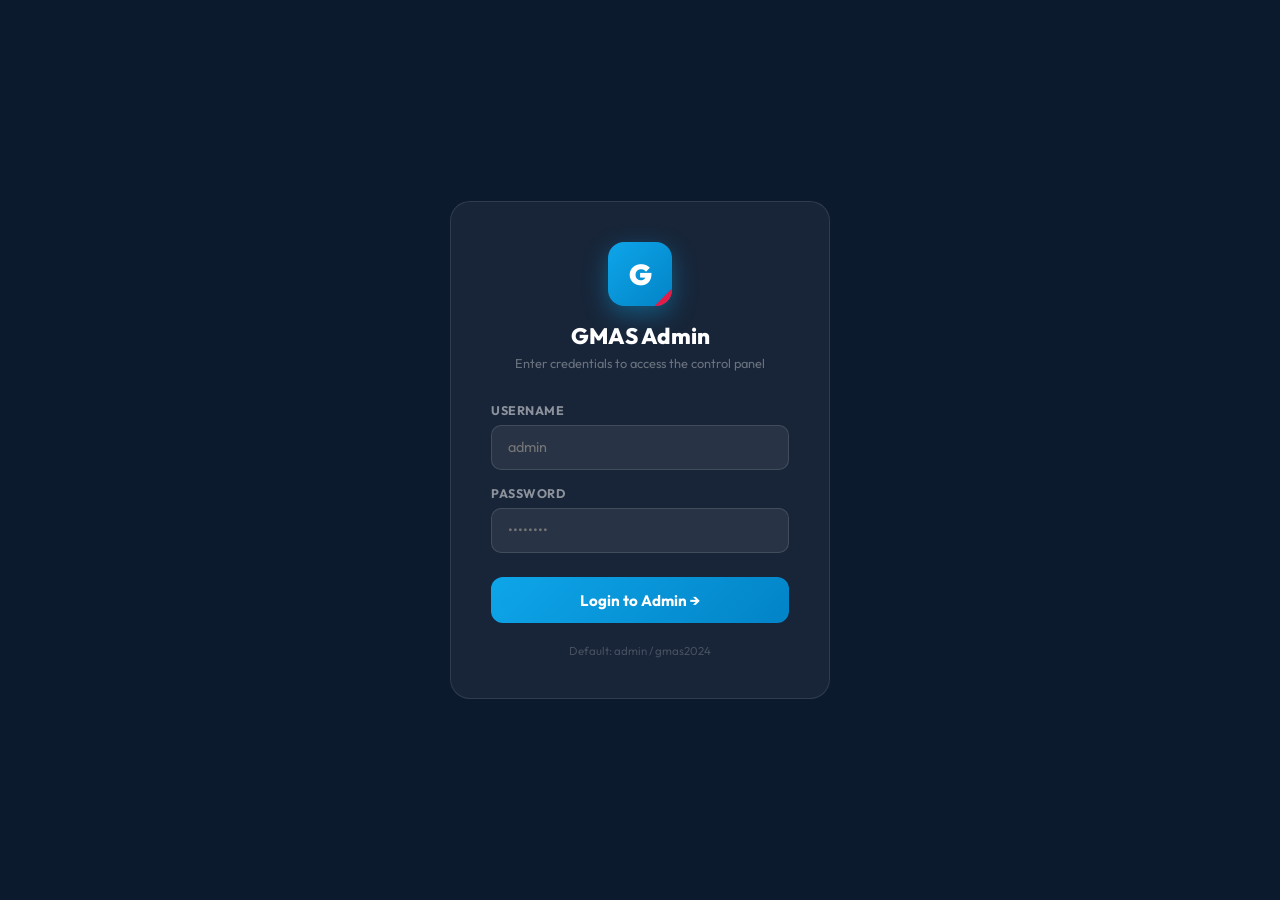
<file: admin.html>
<!DOCTYPE html>
<html lang="en">
<head>
<meta charset="UTF-8"/><meta name="viewport" content="width=device-width,initial-scale=1.0"/>
<title>GMAS Admin Panel</title>
<link href="https://fonts.googleapis.com/css2?family=Outfit:wght@300;400;500;600;700;800;900&display=swap" rel="stylesheet">
<style>
:root{--sky:#0EA5E9;--sky-dark:#0284C7;--red:#E11D48;--dark:#0C1A2E;--dark2:#112240;--green:#10B981;--yellow:#F59E0B;--white:#fff;--bg:#F0F7FF;--bg2:#E8F4FD;--border:#CBD5E1;--text:#334155;--text-light:#64748B;--radius:12px;--sidebar:260px;--navh:64px;}
*,*::before,*::after{box-sizing:border-box;margin:0;padding:0;}
body{font-family:'Outfit',sans-serif;background:var(--bg);color:var(--text);min-height:100vh;}

/* LOGIN */
#loginScreen{position:fixed;inset:0;background:var(--dark);z-index:9999;display:flex;align-items:center;justify-content:center;}
.lcard{background:rgba(255,255,255,0.05);border:1px solid rgba(255,255,255,0.1);border-radius:20px;padding:2.5rem;width:100%;max-width:380px;}
.licon{width:64px;height:64px;background:linear-gradient(135deg,var(--sky),var(--sky-dark));border-radius:16px;display:flex;align-items:center;justify-content:center;font-size:1.8rem;font-weight:900;color:white;margin:0 auto 1rem;font-family:'Outfit',sans-serif;position:relative;overflow:hidden;box-shadow:0 8px 25px rgba(14,165,233,0.4);}
.licon::after{content:'';position:absolute;bottom:0;right:0;width:18px;height:18px;background:var(--red);clip-path:polygon(100% 0,100% 100%,0 100%);}
.lcard h2{text-align:center;color:white;font-size:1.4rem;font-weight:800;margin-bottom:0.3rem;}
.lcard p{text-align:center;color:rgba(255,255,255,0.35);font-size:0.8rem;margin-bottom:2rem;}
.linput-group{margin-bottom:1rem;}
.linput-group label{display:block;font-size:0.78rem;font-weight:700;color:rgba(255,255,255,0.5);margin-bottom:0.4rem;text-transform:uppercase;letter-spacing:0.5px;}
.linput-group input{width:100%;padding:0.8rem 1rem;background:rgba(255,255,255,0.07);border:1.5px solid rgba(255,255,255,0.12);border-radius:10px;font-family:'Outfit',sans-serif;font-size:0.9rem;color:white;outline:none;transition:border-color 0.2s;}
.linput-group input:focus{border-color:var(--sky);}
.lbtn{width:100%;padding:0.85rem;background:linear-gradient(135deg,var(--sky),var(--sky-dark));color:white;border:none;border-radius:12px;font-family:'Outfit',sans-serif;font-weight:700;font-size:0.95rem;cursor:pointer;margin-top:0.5rem;transition:all 0.2s;}
.lbtn:hover{box-shadow:0 8px 25px rgba(14,165,233,0.4);}
.lerror{color:var(--red);font-size:0.82rem;text-align:center;margin-top:0.5rem;display:none;}
.lhint{text-align:center;font-size:0.72rem;color:rgba(255,255,255,0.2);margin-top:1.2rem;}

/* TOP NAV */
.topnav{position:fixed;top:0;left:0;right:0;height:var(--navh);background:var(--dark);border-bottom:1px solid rgba(255,255,255,0.07);z-index:500;display:flex;align-items:center;justify-content:space-between;padding:0 1.5rem;box-shadow:0 2px 20px rgba(0,0,0,0.4);}
.tnav-logo{display:flex;align-items:center;gap:10px;text-decoration:none;}
.tnav-icon{width:38px;height:38px;background:linear-gradient(135deg,var(--sky),var(--sky-dark));border-radius:10px;display:flex;align-items:center;justify-content:center;font-size:1rem;font-weight:900;color:white;position:relative;overflow:hidden;}
.tnav-icon::after{content:'';position:absolute;bottom:0;right:0;width:11px;height:11px;background:var(--red);clip-path:polygon(100% 0,100% 100%,0 100%);}
.tnav-name{font-weight:800;color:var(--sky);font-size:0.98rem;}
.tnav-sub{font-size:0.58rem;color:rgba(255,255,255,0.3);letter-spacing:2px;text-transform:uppercase;}
.tnav-right{display:flex;align-items:center;gap:0.7rem;}
.tnav-badge{background:rgba(14,165,233,0.15);border:1px solid rgba(14,165,233,0.25);color:var(--sky);font-size:0.72rem;font-weight:700;padding:0.25rem 0.7rem;border-radius:100px;}
.tnav-btn{padding:0.45rem 0.9rem;border-radius:8px;font-family:'Outfit',sans-serif;font-size:0.8rem;font-weight:700;cursor:pointer;border:none;transition:all 0.2s;}
.tnav-btn.sky{background:linear-gradient(135deg,var(--sky),var(--sky-dark));color:white;}
.tnav-btn.ghost{background:rgba(255,255,255,0.06);color:rgba(255,255,255,0.55);border:1px solid rgba(255,255,255,0.1);}

/* SIDEBAR */
.sidebar{position:fixed;top:var(--navh);left:0;bottom:0;width:var(--sidebar);background:white;border-right:1px solid var(--border);overflow-y:auto;z-index:100;padding:0.8rem 0;}
.sb-section{padding:0 0.8rem;margin-top:0.8rem;}
.sb-label{font-size:0.62rem;font-weight:700;color:var(--text-light);text-transform:uppercase;letter-spacing:1.5px;padding:0.3rem 0.5rem;margin-bottom:0.2rem;}
.sb-btn{display:flex;align-items:center;gap:0.6rem;width:100%;padding:0.6rem 0.8rem;border-radius:9px;border:none;background:none;cursor:pointer;font-family:'Outfit',sans-serif;font-size:0.84rem;font-weight:600;color:var(--text-light);transition:all 0.2s;text-align:left;}
.sb-btn:hover{background:var(--bg2);color:var(--dark);}
.sb-btn.active{background:rgba(14,165,233,0.1);color:var(--sky-dark);border-left:3px solid var(--sky);padding-left:calc(0.8rem - 3px);}
.sb-icon{width:26px;height:26px;border-radius:6px;display:flex;align-items:center;justify-content:center;font-size:0.8rem;flex-shrink:0;}
.sb-count{margin-left:auto;background:var(--red);color:white;font-size:0.63rem;font-weight:800;padding:0.15rem 0.45rem;border-radius:100px;min-width:18px;text-align:center;}

/* MAIN */
.main{margin-left:var(--sidebar);padding-top:var(--navh);min-height:100vh;}
.main-content{padding:2rem;}

/* PANELS */
.panel{display:none;}
.panel.active{display:block;}
.panel-header{margin-bottom:1.8rem;}
.panel-header h2{font-size:1.5rem;font-weight:800;color:var(--dark);margin-bottom:0.3rem;}
.panel-header p{font-size:0.85rem;color:var(--text-light);}
.badge-new{font-size:0.6rem;font-weight:700;background:linear-gradient(135deg,var(--sky),var(--sky-dark));color:white;padding:0.18rem 0.55rem;border-radius:100px;vertical-align:middle;margin-left:0.4rem;}

/* SETTINGS SECTIONS */
.ss{background:white;border-radius:var(--radius);padding:1.4rem;border:1px solid var(--border);margin-bottom:1.2rem;}
.ss-title{font-weight:700;color:var(--dark);font-size:0.92rem;margin-bottom:0.25rem;}
.ss-desc{font-size:0.78rem;color:var(--text-light);margin-bottom:1rem;}
.sg{display:grid;grid-template-columns:1fr 1fr;gap:0.9rem;}
.sg .g{display:flex;flex-direction:column;gap:0.35rem;}
.sg .g.s2{grid-column:span 2;}
.sg .g label{font-size:0.78rem;font-weight:600;color:var(--dark);}
.sg .g input,.sg .g select,.sg .g textarea{padding:0.6rem 0.8rem;border:1.5px solid var(--border);border-radius:8px;font-family:'Outfit',sans-serif;font-size:0.84rem;color:var(--text);background:var(--bg);outline:none;transition:border-color 0.2s;width:100%;}
.sg .g input:focus,.sg .g select:focus,.sg .g textarea:focus{border-color:var(--sky);background:white;}
.sg .g textarea{min-height:75px;resize:vertical;}

/* Save buttons */
.save-btn{background:linear-gradient(135deg,var(--sky),var(--sky-dark));color:white;border:none;padding:0.7rem 1.6rem;border-radius:9px;font-family:'Outfit',sans-serif;font-weight:700;font-size:0.85rem;cursor:pointer;transition:all 0.2s;margin-top:0.4rem;display:inline-flex;align-items:center;gap:0.4rem;}
.save-btn:hover{transform:translateY(-1px);box-shadow:0 6px 18px rgba(14,165,233,0.35);}
.save-btn.red{background:linear-gradient(135deg,var(--red),#BE123C);}
.save-btn.green{background:linear-gradient(135deg,var(--green),#059669);}
.save-btn.dark{background:linear-gradient(135deg,var(--dark),#1e293b);}
.add-btn{background:var(--bg2);border:1.5px dashed var(--border);color:var(--text-light);width:100%;padding:0.75rem;border-radius:9px;font-family:'Outfit',sans-serif;font-weight:600;font-size:0.83rem;cursor:pointer;margin-top:0.5rem;transition:all 0.2s;}
.add-btn:hover{border-color:var(--sky);color:var(--sky-dark);}

/* Card editor */
.ec{background:var(--bg);border:1px solid var(--border);border-radius:10px;padding:1rem;margin-bottom:0.7rem;position:relative;}
.ec-header{display:flex;align-items:center;gap:0.5rem;margin-bottom:0.8rem;}
.ec-num{width:24px;height:24px;background:var(--sky);border-radius:50%;color:white;font-weight:800;font-size:0.72rem;display:flex;align-items:center;justify-content:center;flex-shrink:0;}
.ec-title{font-weight:700;font-size:0.85rem;color:var(--dark);flex:1;}
.rm-btn{background:rgba(225,29,72,0.1);color:var(--red);border:none;border-radius:6px;padding:0.28rem 0.6rem;font-size:0.72rem;cursor:pointer;font-family:'Outfit',sans-serif;font-weight:700;}

/* Ticker row */
.tr{display:flex;align-items:center;gap:0.6rem;padding:0.5rem;background:var(--bg);border:1px solid var(--border);border-radius:8px;margin-bottom:0.4rem;}
.tr input{border:none;background:none;font-family:'Outfit',sans-serif;font-size:0.84rem;color:var(--text);outline:none;flex:1;}
.tr .icon-in{max-width:52px;text-align:center;}
.tr .del-btn{background:rgba(225,29,72,0.1);color:var(--red);border:none;border-radius:5px;padding:0.2rem 0.5rem;font-size:0.75rem;cursor:pointer;}

/* Toggle */
.trow{display:flex;align-items:center;justify-content:space-between;padding:0.6rem 0;border-bottom:1px solid var(--bg2);}
.trow:last-child{border-bottom:none;}
.trow-label{font-weight:600;font-size:0.85rem;color:var(--dark);}
.trow-desc{font-size:0.75rem;color:var(--text-light);margin-top:0.1rem;}
.toggle{width:44px;height:24px;border-radius:100px;border:none;cursor:pointer;position:relative;transition:background 0.2s;background:#CBD5E1;flex-shrink:0;}
.toggle.on{background:var(--sky);}
.toggle::after{content:'';position:absolute;width:18px;height:18px;background:white;border-radius:50%;top:3px;left:3px;transition:transform 0.2s;box-shadow:0 1px 3px rgba(0,0,0,0.2);}
.toggle.on::after{transform:translateX(20px);}

/* Color row */
.cr{display:flex;align-items:center;gap:1rem;padding:0.6rem 0;border-bottom:1px solid var(--bg2);}
.cr:last-child{border-bottom:none;}
.cr label{font-size:0.82rem;font-weight:600;color:var(--text);flex:1;}
.cr input[type=color]{width:40px;height:34px;border-radius:6px;border:1.5px solid var(--border);padding:2px;cursor:pointer;}
.cr input[type=text]{max-width:105px;padding:0.45rem 0.6rem;border:1.5px solid var(--border);border-radius:7px;font-family:'Outfit',sans-serif;font-size:0.82rem;}

/* Logo upload */
.logo-drop{border:2px dashed var(--border);border-radius:10px;padding:1.5rem;text-align:center;cursor:pointer;transition:all 0.2s;position:relative;background:var(--bg);}
.logo-drop:hover{border-color:var(--sky);background:var(--bg2);}
.logo-drop input[type=file]{position:absolute;inset:0;opacity:0;cursor:pointer;}
.logo-preview{min-height:80px;border:1.5px solid var(--border);border-radius:8px;display:flex;align-items:center;justify-content:center;background:var(--bg);}

/* Sub-tabs */
.stabs{display:flex;gap:0.35rem;flex-wrap:wrap;margin-bottom:1.2rem;}
.stab{background:var(--bg2);border:1px solid var(--border);color:var(--text-light);padding:0.45rem 0.9rem;border-radius:7px;font-family:'Outfit',sans-serif;font-size:0.8rem;font-weight:600;cursor:pointer;transition:all 0.2s;}
.stab.active{background:var(--sky);color:white;border-color:var(--sky);}
.stabp{display:none;}
.stabp.active{display:block;}

/* Data table */
.table-wrap{background:white;border-radius:var(--radius);border:1px solid var(--border);overflow:auto;}
table.dt{width:100%;border-collapse:collapse;font-size:0.82rem;}
table.dt th{background:var(--bg2);color:var(--text-light);font-weight:700;font-size:0.7rem;text-transform:uppercase;letter-spacing:0.5px;padding:0.75rem 1rem;text-align:left;white-space:nowrap;}
table.dt td{padding:0.8rem 1rem;border-bottom:1px solid var(--bg2);color:var(--text);}
table.dt tr:hover td{background:var(--bg);}
table.dt tr:last-child td{border-bottom:none;}

/* Stat cards */
.stat-cards{display:grid;grid-template-columns:repeat(4,1fr);gap:1rem;margin-bottom:1.5rem;}
.sc{background:white;border-radius:var(--radius);padding:1.2rem;border:1px solid var(--border);}
.sc-num{font-size:1.8rem;font-weight:900;color:var(--sky);}
.sc-lbl{font-size:0.73rem;color:var(--text-light);margin-top:0.1rem;font-weight:600;}

/* Action btns */
.abtn{background:none;border:1px solid var(--border);color:var(--text-light);padding:0.28rem 0.65rem;border-radius:5px;font-size:0.73rem;cursor:pointer;font-family:'Outfit',sans-serif;font-weight:600;transition:all 0.2s;}
.abtn:hover{background:var(--bg2);}
.abtn.sky{border-color:var(--sky);color:var(--sky);}
.abtn.red{border-color:var(--red);color:var(--red);}
.abtn.green{border-color:var(--green);color:var(--green);}

/* Badges */
.badge{display:inline-block;padding:0.18rem 0.65rem;border-radius:100px;font-size:0.68rem;font-weight:700;}
.badge-new{background:rgba(14,165,233,0.1);color:var(--sky-dark);}
.badge-review{background:rgba(245,158,11,0.1);color:#B45309;}
.badge-done{background:rgba(16,185,129,0.1);color:#059669;}
.badge-enquiry{background:rgba(14,165,233,0.1);color:var(--sky-dark);}
.badge-contact{background:rgba(139,92,246,0.1);color:#7C3AED;}

/* Search */
.search-row{display:flex;align-items:center;gap:0.5rem;background:white;border:1.5px solid var(--border);border-radius:9px;padding:0.45rem 0.9rem;margin-bottom:1rem;}
.search-row input{border:none;background:none;font-family:'Outfit',sans-serif;font-size:0.85rem;color:var(--text);outline:none;flex:1;}

/* Quick actions */
.qa{display:flex;gap:0.7rem;flex-wrap:wrap;margin-bottom:1.5rem;}
.qa-btn{display:inline-flex;align-items:center;gap:0.45rem;padding:0.55rem 1.1rem;border-radius:9px;font-weight:700;font-size:0.8rem;border:none;cursor:pointer;font-family:'Outfit',sans-serif;transition:all 0.2s;color:white;}
.qa-btn:hover{transform:translateY(-1px);}

/* Toast */
#toast{position:fixed;bottom:2rem;right:2rem;background:var(--dark);color:white;padding:0.75rem 1.3rem;border-radius:11px;font-weight:600;font-size:0.85rem;z-index:9999;box-shadow:0 8px 30px rgba(0,0,0,0.3);transform:translateY(100px);opacity:0;transition:all 0.3s;display:flex;align-items:center;gap:0.5rem;}
#toast.show{transform:translateY(0);opacity:1;}

/* Empty */
.empty{text-align:center;padding:3rem;color:var(--text-light);}
.empty-icon{font-size:2.5rem;margin-bottom:0.8rem;}

/* Nav link row */
.nl-row{display:flex;align-items:center;gap:0.5rem;padding:0.6rem;background:var(--bg);border:1px solid var(--border);border-radius:8px;margin-bottom:0.4rem;flex-wrap:wrap;}
.nl-row input{border:none;background:white;padding:0.35rem 0.6rem;border-radius:6px;border:1px solid var(--border);font-family:'Outfit',sans-serif;font-size:0.82rem;flex:1;min-width:80px;}
.nl-row label{font-size:0.78rem;font-weight:600;color:var(--text);display:flex;align-items:center;gap:4px;cursor:pointer;}

@media(max-width:900px){.stat-cards{grid-template-columns:repeat(2,1fr);}  .main{margin-left:0;} .sidebar{display:none;}}
</style>
</head>
<body>

<!-- LOGIN -->
<div id="loginScreen">
  <div class="lcard">
    <div class="licon">G</div>
    <h2>GMAS Admin</h2>
    <p>Enter credentials to access the control panel</p>
    <div class="linput-group"><label>Username</label><input type="text" id="loginUser" placeholder="admin" onkeydown="if(event.key==='Enter')doLogin()"/></div>
    <div class="linput-group"><label>Password</label><input type="password" id="loginPass" placeholder="••••••••" onkeydown="if(event.key==='Enter')doLogin()"/></div>
    <button class="lbtn" onclick="doLogin()">Login to Admin →</button>
    <div class="lerror" id="loginError">❌ Invalid username or password</div>
    <div class="lhint">Default: admin / gmas2024</div>
  </div>
</div>

<!-- TOP NAV -->
<nav class="topnav">
  <a href="#" class="tnav-logo">
    <div class="tnav-icon">G</div>
    <div><div class="tnav-name">GMAS</div><div class="tnav-sub">Admin Panel</div></div>
  </a>
  <div class="tnav-right">
    <span class="tnav-badge">🔒 Logged In</span>
    <a href="index.html" target="_blank" class="tnav-btn sky">🌐 View Site</a>
    <button class="tnav-btn ghost" onclick="doLogout()">Logout</button>
  </div>
</nav>

<!-- SIDEBAR -->
<aside class="sidebar">
  <div class="sb-section">
    <div class="sb-label">Dashboard</div>
    <button class="sb-btn active" onclick="showPanel('dashboard',this)"><div class="sb-icon">📊</div>Overview</button>
  </div>
  <div class="sb-section">
    <div class="sb-label">Leads & Enquiries</div>
    <button class="sb-btn" onclick="showPanel('submissions',this)"><div class="sb-icon">📋</div>All Enquiries<span class="sb-count" id="sbEnqCount">0</span></button>
    <button class="sb-btn" onclick="showPanel('contacts',this)"><div class="sb-icon">✉️</div>Contact Messages<span class="sb-count" id="sbConCount">0</span></button>
  </div>
  <div class="sb-section">
    <div class="sb-label">Home Page</div>
    <button class="sb-btn" onclick="showPanel('slides',this)"><div class="sb-icon">🖼️</div>Hero Slides</button>
    <button class="sb-btn" onclick="showPanel('offer',this)"><div class="sb-icon">🎁</div>Offer Card</button>
    <button class="sb-btn" onclick="showPanel('ticker',this)"><div class="sb-icon">📢</div>Ticker Bar</button>
    <button class="sb-btn" onclick="showPanel('stats',this)"><div class="sb-icon">📈</div>Stats Band</button>
    <button class="sb-btn" onclick="showPanel('hometext',this)"><div class="sb-icon">✏️</div>Section Text</button>
    <button class="sb-btn" onclick="showPanel('testimonials',this)"><div class="sb-icon">💬</div>Testimonials</button>
  </div>
  <div class="sb-section">
    <div class="sb-label">Services & Training</div>
    <button class="sb-btn" onclick="showPanel('services',this)"><div class="sb-icon">🛠️</div>Services & Pricing</button>
    <button class="sb-btn" onclick="showPanel('training',this)"><div class="sb-icon">📚</div>Training Courses</button>
    <button class="sb-btn" onclick="showPanel('faq',this)"><div class="sb-icon">❓</div>FAQ</button>
  </div>
  <div class="sb-section">
    <div class="sb-label">Site Design</div>
    <button class="sb-btn" onclick="showPanel('brand',this)"><div class="sb-icon">🎨</div>Brand & Logo</button>
    <button class="sb-btn" onclick="showPanel('navbar',this)"><div class="sb-icon">🔗</div>Navigation Menu</button>
    <button class="sb-btn" onclick="showPanel('pagecovers',this)"><div class="sb-icon">🌄</div>Page Covers</button>
  </div>
  <div class="sb-section">
    <div class="sb-label">About & Contact</div>
    <button class="sb-btn" onclick="showPanel('about',this)"><div class="sb-icon">🏢</div>About Us</button>
    <button class="sb-btn" onclick="showPanel('contactinfo',this)"><div class="sb-icon">📍</div>Contact Info</button>
  </div>
  <div class="sb-section">
    <div class="sb-label">Settings</div>
    <button class="sb-btn" onclick="showPanel('security',this)"><div class="sb-icon">🔐</div>Admin Password</button>
    <button class="sb-btn" onclick="showPanel('data',this)"><div class="sb-icon">💾</div>Data Export</button>
  </div>
</aside>

<!-- MAIN -->
<div class="main"><div class="main-content">

<!-- DASHBOARD -->
<div class="panel active" id="panel-dashboard">
  <div class="panel-header"><h2>Dashboard 📊</h2><p>GMAS website overview and recent activity.</p></div>
  <div class="stat-cards">
    <div class="sc"><div class="sc-num" id="ds-enq">0</div><div class="sc-lbl">Total Enquiries</div></div>
    <div class="sc"><div class="sc-num" id="ds-new" style="color:var(--red)">0</div><div class="sc-lbl">New (Unread)</div></div>
    <div class="sc"><div class="sc-num" id="ds-con">0</div><div class="sc-lbl">Contact Messages</div></div>
    <div class="sc"><div class="sc-num" id="ds-month">0</div><div class="sc-lbl">This Month</div></div>
  </div>
  <div class="ss">
    <div class="ss-title">Quick Actions</div>
    <div class="qa" style="margin-top:0.8rem;">
      <button class="qa-btn" style="background:linear-gradient(135deg,var(--sky),var(--sky-dark));" onclick="showPanel('slides',qb('slides'))">🖼️ Edit Hero Slides</button>
      <button class="qa-btn" style="background:linear-gradient(135deg,var(--red),#BE123C);" onclick="showPanel('offer',qb('offer'))">🎁 Offer Card</button>
      <button class="qa-btn" style="background:linear-gradient(135deg,var(--green),#059669);" onclick="showPanel('submissions',qb('submissions'))">📋 View Enquiries</button>
      <button class="qa-btn" style="background:linear-gradient(135deg,#8B5CF6,#6D28D9);" onclick="showPanel('brand',qb('brand'))">🎨 Brand & Logo</button>
      <button class="qa-btn" style="background:linear-gradient(135deg,#F59E0B,#D97706);" onclick="showPanel('training',qb('training'))">📚 Training Courses</button>
    </div>
  </div>
  <div class="ss">
    <div class="ss-title">Recent Enquiries</div>
    <div id="dashRecent" style="margin-top:0.8rem;"><div class="empty"><div class="empty-icon">📋</div><p>No enquiries yet.</p></div></div>
  </div>
</div>

<!-- SUBMISSIONS / ENQUIRIES -->
<div class="panel" id="panel-submissions">
  <div class="panel-header"><h2>Enquiries <span class="badge-new">LIVE DATA</span></h2><p>All enquiries submitted through the website form.</p></div>
  <div class="stabs">
    <button class="stab active" onclick="switchSub(this,'enq-all')">All</button>
    <button class="stab" onclick="switchSub(this,'enq-new')">New</button>
    <button class="stab" onclick="switchSub(this,'enq-review')">In Review</button>
    <button class="stab" onclick="switchSub(this,'enq-done')">Completed</button>
  </div>
  <div class="search-row"><span>🔍</span><input type="text" id="enqSearch" placeholder="Search by name, phone, service..." oninput="filterEnq(this.value)"/></div>
  <div class="stabp active" id="stabp-enq-all"><div class="table-wrap"><table class="dt"><thead><tr><th>Date</th><th>Name</th><th>Phone</th><th>Services</th><th>Entity</th><th>Budget</th><th>Status</th><th>Actions</th></tr></thead><tbody id="enqAll"></tbody></table></div></div>
  <div class="stabp" id="stabp-enq-new"><div class="table-wrap"><table class="dt"><thead><tr><th>Date</th><th>Name</th><th>Phone</th><th>Services</th><th>Status</th><th>Actions</th></tr></thead><tbody id="enqNew"></tbody></table></div></div>
  <div class="stabp" id="stabp-enq-review"><div class="table-wrap"><table class="dt"><thead><tr><th>Date</th><th>Name</th><th>Phone</th><th>Services</th><th>Status</th><th>Actions</th></tr></thead><tbody id="enqReview"></tbody></table></div></div>
  <div class="stabp" id="stabp-enq-done"><div class="table-wrap"><table class="dt"><thead><tr><th>Date</th><th>Name</th><th>Phone</th><th>Services</th><th>Status</th><th>Actions</th></tr></thead><tbody id="enqDone"></tbody></table></div></div>
</div>

<!-- CONTACT MESSAGES -->
<div class="panel" id="panel-contacts">
  <div class="panel-header"><h2>Contact Messages ✉️</h2><p>Messages from the Contact page form.</p></div>
  <div class="table-wrap"><table class="dt"><thead><tr><th>Date</th><th>Name</th><th>Phone</th><th>Subject</th><th>Message</th><th>Actions</th></tr></thead><tbody id="conTable"></tbody></table></div>
</div>

<!-- HERO SLIDES -->
<div class="panel" id="panel-slides">
  <div class="panel-header"><h2>Hero Slides <span class="badge-new">FULL CONTROL</span></h2><p>Add, edit, remove, and reorder fullscreen slideshow slides. Each slide has image, title, description, badge, buttons, and overlay.</p></div>
  <div class="ss">
    <div class="ss-title">Slideshow Slides</div>
    <div class="ss-desc">Each slide auto-plays every 5.5 seconds. Use Unsplash image URLs for backgrounds. Title supports HTML — wrap words in &lt;span class="hero-highlight"&gt;word&lt;/span&gt; for sky blue color.</div>
    <div id="slidesEditor"></div>
    <button class="add-btn" onclick="addSlide()">+ Add New Slide</button>
  </div>
  <button class="save-btn" onclick="saveSlides()">💾 Save All Slides</button>
</div>

<!-- OFFER CARD -->
<div class="panel" id="panel-offer">
  <div class="panel-header"><h2>Offer Card 🎁 <span class="badge-new">FULL CONTROL</span></h2><p>Floating promotional offer card shown on the home page. Can be toggled on/off.</p></div>
  <div class="ss">
    <div class="ss-title">Offer Card Visibility</div>
    <div class="trow"><div><div class="trow-label">Show Offer Card</div><div class="trow-desc">Display the floating offer popup on the home page</div></div><button class="toggle" id="toggle-offerShow" onclick="this.classList.toggle('on')"></button></div>
  </div>
  <div class="ss">
    <div class="ss-title">Offer Details</div>
    <div class="sg">
      <div class="g"><label>Header Label</label><input type="text" id="offer-headerLabel" placeholder="LIMITED OFFER"/></div>
      <div class="g"><label>Old Price (strikethrough)</label><input type="text" id="offer-oldPrice" placeholder="NPR 1,50,000"/></div>
      <div class="g"><label>New Offer Price</label><input type="text" id="offer-newPrice" placeholder="NPR 1,40,000"/></div>
      <div class="g"><label>Save Amount Label</label><input type="text" id="offer-saveAmt" placeholder="NPR 10,000"/></div>
      <div class="g"><label>CTA Button Text</label><input type="text" id="offer-ctaText" placeholder="Claim This Offer"/></div>
      <div class="g"><label>CTA Button Link</label><input type="text" id="offer-ctaLink" placeholder="enquiry.html"/></div>
      <div class="g s2"><label>Offer End Date (for countdown timer)</label><input type="date" id="offer-endDate"/></div>
    </div>
  </div>
  <button class="save-btn" onclick="saveOffer()">💾 Save Offer Card</button>
</div>

<!-- TICKER -->
<div class="panel" id="panel-ticker">
  <div class="panel-header"><h2>Ticker Bar 📢 <span class="badge-new">FULL CONTROL</span></h2><p>The scrolling announcement bar below the hero slider. Add, edit, or remove items.</p></div>
  <div class="ss">
    <div class="trow"><div><div class="trow-label">Show Ticker Bar</div><div class="trow-desc">Display the scrolling ticker below the hero</div></div><button class="toggle on" id="toggle-tickerShow" onclick="this.classList.toggle('on')"></button></div>
  </div>
  <div class="ss">
    <div class="ss-title">Ticker Items</div>
    <div class="ss-desc">Each item shows as: [icon] Text. Duplicated automatically for seamless loop.</div>
    <div id="tickerEditor"></div>
    <button class="add-btn" onclick="addTickerItem()">+ Add Ticker Item</button>
  </div>
  <button class="save-btn" onclick="saveTicker()">💾 Save Ticker</button>
</div>

<!-- STATS BAND -->
<div class="panel" id="panel-stats">
  <div class="panel-header"><h2>Stats Band 📈 <span class="badge-new">FULL CONTROL</span></h2><p>The dark statistics strip below the ticker. Shows key numbers about GMAS.</p></div>
  <div class="ss">
    <div class="trow"><div><div class="trow-label">Show Stats Band</div><div class="trow-desc">Display the statistics strip</div></div><button class="toggle on" id="toggle-statsShow" onclick="this.classList.toggle('on')"></button></div>
  </div>
  <div class="ss">
    <div class="ss-title">Stat Items</div>
    <div id="statsEditor"></div>
    <button class="add-btn" onclick="addStat()">+ Add Stat</button>
  </div>
  <button class="save-btn" onclick="saveStats()">💾 Save Stats</button>
</div>

<!-- HOME SECTION TEXT -->
<div class="panel" id="panel-hometext">
  <div class="panel-header"><h2>Home Section Text ✏️</h2><p>Edit all text blocks on the home page — hero, why us, process, CTA.</p></div>
  <div class="ss">
    <div class="ss-title">Hero Section</div>
    <div class="sg">
      <div class="g s2"><label>Hero Badge Text</label><input type="text" id="h-badge" placeholder="Trusted Accounting & Management Firm"/></div>
      <div class="g s2"><label>Hero Description</label><textarea id="h-desc" placeholder="Training · Consulting · Outsourcing..."></textarea></div>
      <div class="g"><label>Button 1 Text</label><input type="text" id="h-btn1" placeholder="Get Free Consultation"/></div>
      <div class="g"><label>Button 2 Text</label><input type="text" id="h-btn2" placeholder="Explore Services →"/></div>
    </div>
  </div>
  <div class="ss">
    <div class="ss-title">Why GMAS Section</div>
    <div class="sg">
      <div class="g s2"><label>Section Title</label><input type="text" id="h-whyTitle" placeholder="Your Trusted Financial Partner in Jhapa"/></div>
      <div class="g s2"><label>Section Description</label><textarea id="h-whyDesc"></textarea></div>
    </div>
  </div>
  <div class="ss">
    <div class="ss-title">Process Section</div>
    <div class="sg">
      <div class="g s2"><label>Process Section Title</label><input type="text" id="h-processTitle" placeholder="Simple 4-Step Process"/></div>
    </div>
  </div>
  <div class="ss">
    <div class="ss-title">CTA Band (Bottom)</div>
    <div class="sg">
      <div class="g s2"><label>CTA Heading</label><input type="text" id="h-ctaTitle" placeholder="Ready to Grow Your Business Financially?"/></div>
      <div class="g s2"><label>CTA Description</label><input type="text" id="h-ctaDesc" placeholder="Get a free consultation..."/></div>
      <div class="g"><label>Button 1 Text</label><input type="text" id="h-ctaBtn1" placeholder="Get Free Consultation"/></div>
      <div class="g"><label>Button 1 Link</label><input type="text" id="h-ctaBtn1Link" placeholder="enquiry.html"/></div>
    </div>
  </div>
  <button class="save-btn" onclick="saveHomeText()">💾 Save Home Text</button>
</div>

<!-- TESTIMONIALS -->
<div class="panel" id="panel-testimonials">
  <div class="panel-header"><h2>Testimonials 💬 <span class="badge-new">ADD / REMOVE</span></h2><p>Manage client testimonial cards shown on the home page and about page.</p></div>
  <div class="ss">
    <div class="ss-title">Testimonial Cards</div>
    <div id="testiEditor"></div>
    <button class="add-btn" onclick="addTesti()">+ Add Testimonial</button>
  </div>
  <button class="save-btn" onclick="saveTestis()">💾 Save Testimonials</button>
</div>

<!-- SERVICES & PRICING -->
<div class="panel" id="panel-services">
  <div class="panel-header"><h2>Services & Pricing <span class="badge-new">FULL CONTROL</span></h2><p>Edit pricing plans, service cards, and service section text.</p></div>
  <div class="stabs">
    <button class="stab active" onclick="switchSub(this,'svc-pricing')">Pricing Plans</button>
    <button class="stab" onclick="switchSub(this,'svc-cards')">Service Cards</button>
    <button class="stab" onclick="switchSub(this,'svc-text')">Section Text</button>
  </div>
  <div class="stabp active" id="stabp-svc-pricing">
    <div class="ss"><div class="ss-title">Pricing Plans</div><div class="ss-desc">Edit the 3 pricing cards on the Services page. Mark one as Featured to highlight it.</div><div id="pricingEditor"></div><button class="add-btn" onclick="addPricing()">+ Add Pricing Plan</button></div>
    <button class="save-btn" onclick="savePricing()">💾 Save Pricing Plans</button>
  </div>
  <div class="stabp" id="stabp-svc-cards">
    <div class="ss"><div class="ss-title">Service Cards</div><div class="ss-desc">Individual service offering cards shown on the services page and home page.</div><div id="svcCardsEditor"></div><button class="add-btn" onclick="addSvcCard()">+ Add Service Card</button></div>
    <button class="save-btn" onclick="saveSvcCards()">💾 Save Service Cards</button>
  </div>
  <div class="stabp" id="stabp-svc-text">
    <div class="ss"><div class="ss-title">Services Page Text</div>
      <div class="sg">
        <div class="g s2"><label>Page Main Title</label><input type="text" id="svc-mainTitle" placeholder="Our Professional Services"/></div>
        <div class="g s2"><label>Page Description</label><textarea id="svc-mainDesc" placeholder="Complete financial services..."></textarea></div>
        <div class="g s2"><label>Pricing Section Title</label><input type="text" id="svc-pricingTitle" placeholder="Transparent Service Packages"/></div>
        <div class="g s2"><label>Pricing Description</label><input type="text" id="svc-pricingDesc" placeholder="Choose the plan that fits..."/></div>
      </div>
    </div>
    <button class="save-btn" onclick="saveSvcText()">💾 Save Section Text</button>
  </div>
</div>

<!-- TRAINING COURSES -->
<div class="panel" id="panel-training">
  <div class="panel-header"><h2>Training Courses <span class="badge-new">ADD / REMOVE</span></h2><p>Add, edit, and remove training courses shown on the Training page. Control name, duration, level, and price.</p></div>
  <div class="ss">
    <div class="ss-title">Course List</div>
    <div id="coursesEditor"></div>
    <button class="add-btn" onclick="addCourse()">+ Add Course</button>
  </div>
  <button class="save-btn" onclick="saveCourses()">💾 Save Courses</button>
</div>

<!-- FAQ -->
<div class="panel" id="panel-faq">
  <div class="panel-header"><h2>FAQ Manager ❓ <span class="badge-new">ADD / REMOVE</span></h2><p>Add, edit, and remove FAQ items shown on the Services page.</p></div>
  <div class="ss">
    <div class="ss-title">FAQ Items</div>
    <div id="faqEditor"></div>
    <button class="add-btn" onclick="addFaq()">+ Add FAQ Item</button>
  </div>
  <button class="save-btn" onclick="saveFaq()">💾 Save FAQ</button>
</div>

<!-- BRAND & LOGO -->
<div class="panel" id="panel-brand">
  <div class="panel-header"><h2>Brand & Logo 🎨 <span class="badge-new">FULL CONTROL</span></h2><p>Upload logo, set business name, tagline, and brand colors — applied site-wide instantly.</p></div>
  <div class="ss">
    <div class="ss-title">Logo Upload</div>
    <div class="ss-desc">Upload your logo (PNG/JPG/SVG max 2MB) to replace the text icon. Leave empty to use the "G" text icon.</div>
    <div style="display:grid;grid-template-columns:1fr 1fr;gap:1.2rem;">
      <div>
        <div class="logo-drop"><input type="file" id="logoFile" accept="image/*" onchange="handleLogoUpload(this)"/><div style="font-size:1.8rem;">🖼️</div><div style="font-weight:600;color:var(--dark);margin-top:0.4rem;">Click to Upload Logo</div><div style="font-size:0.73rem;color:var(--text-light);">PNG, JPG, SVG – max 2MB</div></div>
      </div>
      <div>
        <div style="font-size:0.78rem;font-weight:600;color:var(--dark);margin-bottom:0.4rem;">Logo Preview</div>
        <div class="logo-preview" id="logoPreview"><span style="color:var(--text-light);font-size:0.78rem;">No logo uploaded</span></div>
        <button style="margin-top:0.6rem;background:rgba(225,29,72,0.1);border:1px solid rgba(225,29,72,0.2);color:var(--red);padding:0.35rem 0.7rem;border-radius:6px;font-size:0.78rem;cursor:pointer;font-weight:600;" onclick="removeLogo()">Remove Logo</button>
      </div>
    </div>
  </div>
  <div class="ss">
    <div class="ss-title">Brand Name & Tagline</div>
    <div class="sg">
      <div class="g"><label>Business Name</label><input type="text" id="cfg-siteName" placeholder="GMAS"/></div>
      <div class="g"><label>Tagline (nav subtitle)</label><input type="text" id="cfg-siteTagline" placeholder="Management & Accounting"/></div>
      <div class="g s2"><label>Footer Description</label><input type="text" id="cfg-footerDesc" placeholder="Your trusted financial partner in Jhapa, Nepal."/></div>
      <div class="g"><label>Copyright Year</label><input type="text" id="cfg-copyYear" placeholder="2025"/></div>
      <div class="g"><label>Meta Description (SEO)</label><input type="text" id="cfg-metaDesc" placeholder="GMAS – Global Management and Accounting Solutions..."/></div>
    </div>
  </div>
  <div class="ss">
    <div class="ss-title">Brand Colors</div>
    <div class="cr"><label>Primary Color (Sky Blue)</label><input type="color" id="cfg-sky" value="#0EA5E9" oninput="syncColor('sky',this.value)"/><input type="text" id="cfg-skyHex" value="#0EA5E9" oninput="syncColorHex('sky',this.value)"/><div id="prev-sky" style="background:#0EA5E9;color:white;padding:0.4rem 1rem;border-radius:8px;font-size:0.78rem;font-weight:700;">Primary</div></div>
    <div class="cr"><label>Accent Color (Red)</label><input type="color" id="cfg-red" value="#E11D48" oninput="syncColor('red',this.value)"/><input type="text" id="cfg-redHex" value="#E11D48" oninput="syncColorHex('red',this.value)"/><div id="prev-red" style="background:#E11D48;color:white;padding:0.4rem 1rem;border-radius:8px;font-size:0.78rem;font-weight:700;">Accent</div></div>
    <div class="cr"><label>Dark Background</label><input type="color" id="cfg-dark" value="#0C1A2E" oninput="syncColor('dark',this.value)"/><input type="text" id="cfg-darkHex" value="#0C1A2E" oninput="syncColorHex('dark',this.value)"/><div id="prev-dark" style="background:#0C1A2E;color:white;padding:0.4rem 1rem;border-radius:8px;font-size:0.78rem;font-weight:700;">Dark BG</div></div>
  </div>
  <button class="save-btn" onclick="saveBrand()">💾 Save Brand & Logo</button>
</div>

<!-- NAVIGATION MENU -->
<div class="panel" id="panel-navbar">
  <div class="panel-header"><h2>Navigation Menu 🔗 <span class="badge-new">FULL CONTROL</span></h2><p>Edit menu links, labels, CTA button. Add or remove menu items.</p></div>
  <div class="ss">
    <div class="ss-title">Menu Links</div>
    <div class="ss-desc">Check "CTA" to make a link appear as a highlighted button (like "Get a Quote").</div>
    <div id="navEditor"></div>
    <button class="add-btn" onclick="addNavLink()">+ Add Menu Item</button>
  </div>
  <div class="ss">
    <div class="ss-title">Navbar Colors</div>
    <div class="sg">
      <div class="g"><label>Background Color</label><div style="display:flex;gap:6px;"><input type="color" id="nav-bg" value="#0C1A2E"/><input type="text" id="nav-bgHex" value="#0C1A2E" style="flex:1;"/></div></div>
      <div class="g"><label>CTA Button Color</label><div style="display:flex;gap:6px;"><input type="color" id="nav-cta" value="#E11D48"/><input type="text" id="nav-ctaHex" value="#E11D48" style="flex:1;"/></div></div>
    </div>
    <div class="trow" style="margin-top:0.8rem;"><div><div class="trow-label">Sticky Navbar</div><div class="trow-desc">Navbar stays fixed at top while scrolling</div></div><button class="toggle on" id="toggle-navSticky" onclick="this.classList.toggle('on')"></button></div>
  </div>
  <button class="save-btn" onclick="saveNav()">💾 Save Navigation</button>
</div>

<!-- PAGE COVERS -->
<div class="panel" id="panel-pagecovers">
  <div class="panel-header"><h2>Page Covers 🌄 <span class="badge-new">FULL CONTROL</span></h2><p>Set the background image, overlay, title, tag, and description for each inner page hero banner.</p></div>
  <div id="pageCoversEditor"></div>
  <button class="save-btn" onclick="savePageCovers()">💾 Save All Page Covers</button>
</div>

<!-- ABOUT US -->
<div class="panel" id="panel-about">
  <div class="panel-header"><h2>About Us 🏢 <span class="badge-new">FULL CONTROL</span></h2><p>Edit the About page content — story, mission, vision, team, and stats.</p></div>
  <div class="stabs">
    <button class="stab active" onclick="switchSub(this,'abt-story')">Story & Mission</button>
    <button class="stab" onclick="switchSub(this,'abt-stats')">Stats</button>
    <button class="stab" onclick="switchSub(this,'abt-team')">Team</button>
  </div>
  <div class="stabp active" id="stabp-abt-story">
    <div class="ss"><div class="ss-title">Who We Are</div>
      <div class="sg">
        <div class="g s2"><label>Paragraph 1</label><textarea id="abt-p1" style="min-height:90px;"></textarea></div>
        <div class="g s2"><label>Paragraph 2</label><textarea id="abt-p2" style="min-height:90px;"></textarea></div>
        <div class="g s2"><label>Our Mission</label><textarea id="abt-mission" style="min-height:80px;"></textarea></div>
        <div class="g s2"><label>Our Vision</label><textarea id="abt-vision" style="min-height:80px;"></textarea></div>
      </div>
    </div>
    <button class="save-btn" onclick="saveAbout()">💾 Save About Text</button>
  </div>
  <div class="stabp" id="stabp-abt-stats">
    <div class="ss"><div class="ss-title">Stat Numbers</div><div id="aboutStatsEditor"></div><button class="add-btn" onclick="addAboutStat()">+ Add Stat</button></div>
    <button class="save-btn" onclick="saveAbout()">💾 Save Stats</button>
  </div>
  <div class="stabp" id="stabp-abt-team">
    <div class="ss"><div class="ss-title">Team Members</div><div id="teamEditor"></div><button class="add-btn" onclick="addTeamMember()">+ Add Team Member</button></div>
    <button class="save-btn" onclick="saveAbout()">💾 Save Team</button>
  </div>
</div>

<!-- CONTACT INFO -->
<div class="panel" id="panel-contactinfo">
  <div class="panel-header"><h2>Contact Information 📍</h2><p>Update phone, address, email, hours — shown on footer, contact page, and home page.</p></div>
  <div class="ss">
    <div class="ss-title">Office Details</div>
    <div class="sg">
      <div class="g"><label>Phone Number(s)</label><input type="text" id="cfg-phone" placeholder="+977-14506775 / 15971817"/></div>
      <div class="g"><label>WhatsApp Number (digits only)</label><input type="text" id="cfg-whatsapp" placeholder="9779714506775"/></div>
      <div class="g"><label>Email Address</label><input type="text" id="cfg-email" placeholder="info@gmas.com.np"/></div>
      <div class="g"><label>Website URL</label><input type="text" id="cfg-website" placeholder="https://gmas.com.np"/></div>
      <div class="g s2"><label>Address Line 1</label><input type="text" id="cfg-addr1" placeholder="Birtamode-04, Jhapa Nepal"/></div>
      <div class="g s2"><label>Address Line 2 (landmark)</label><input type="text" id="cfg-addr2" placeholder="Near Siddhartha Bank, Bhadrapur Road"/></div>
      <div class="g s2"><label>Office Hours</label><input type="text" id="cfg-hours" placeholder="Mon–Fri: 9AM–6PM, Sat: 10AM–4PM"/></div>
    </div>
  </div>
  <button class="save-btn" onclick="saveContactInfo()">💾 Save Contact Info</button>
</div>

<!-- SECURITY -->
<div class="panel" id="panel-security">
  <div class="panel-header"><h2>Admin Password 🔐</h2><p>Change your admin login credentials.</p></div>
  <div class="ss">
    <div class="ss-title">Change Credentials</div>
    <div class="sg">
      <div class="g"><label>Current Password</label><input type="password" id="cur-pass" placeholder="Current password"/></div>
      <div class="g"><label>New Username</label><input type="text" id="new-user" placeholder="admin"/></div>
      <div class="g"><label>New Password (min 8 chars)</label><input type="password" id="new-pass" placeholder="New password"/></div>
      <div class="g"><label>Confirm New Password</label><input type="password" id="conf-pass" placeholder="Repeat password"/></div>
    </div>
    <div id="passMsg" style="display:none;margin-top:0.8rem;font-size:0.85rem;font-weight:600;"></div>
  </div>
  <button class="save-btn" onclick="changePassword()">💾 Update Credentials</button>
</div>

<!-- DATA EXPORT -->
<div class="panel" id="panel-data">
  <div class="panel-header"><h2>Data Export 💾</h2><p>Export enquiries and contacts as CSV. Clear all data.</p></div>
  <div class="ss">
    <div class="ss-title">Export</div>
    <div style="display:flex;gap:0.8rem;flex-wrap:wrap;margin-top:0.5rem;">
      <button class="save-btn" onclick="exportCSV('enquiry')">📥 Export Enquiries (CSV)</button>
      <button class="save-btn green" onclick="exportCSV('contact')">📥 Export Contacts (CSV)</button>
      <button class="save-btn dark" onclick="viewRaw()">👁️ View Raw Data</button>
      <button class="save-btn red" onclick="clearData()">🗑️ Clear All Data</button>
    </div>
  </div>
  <div class="ss" style="margin-top:1rem;">
    <div class="ss-title">Raw Data</div>
    <textarea id="rawData" style="width:100%;min-height:180px;font-family:monospace;font-size:0.75rem;background:var(--bg);border:1px solid var(--border);border-radius:8px;padding:0.8rem;resize:vertical;" readonly placeholder="Click 'View Raw Data' above..."></textarea>
  </div>
</div>

</div></div><!-- end main -->

<div id="toast">✅ Saved!</div>

<script>
// ===== AUTH =====
function getAuth(){return JSON.parse(localStorage.getItem('gmas_admin_creds')||'{"user":"admin","pass":"gmas2024"}');}
function doLogin(){var u=document.getElementById('loginUser').value,p=document.getElementById('loginPass').value,a=getAuth();if(u===a.user&&p===a.pass){localStorage.setItem('gmas_session','1');document.getElementById('loginScreen').style.display='none';initAdmin();}else{document.getElementById('loginError').style.display='block';}}
function doLogout(){localStorage.removeItem('gmas_session');location.reload();}
if(localStorage.getItem('gmas_session')==='1'){document.getElementById('loginScreen').style.display='none';initAdmin();}

// ===== HELPERS =====
function getCfg(){return JSON.parse(localStorage.getItem('gmas_config')||'{}');}
function setCfg(d){var c={...getCfg(),...d};localStorage.setItem('gmas_config',JSON.stringify(c));}
function getSubs(){return JSON.parse(localStorage.getItem('gmas_submissions')||'[]');}
function getEnqs(){return getSubs().filter(s=>s.type==='enquiry');}
function getCons(){return getSubs().filter(s=>s.type==='contact');}
function gv(id){var e=document.getElementById(id);return e?e.value:'';}
function sv(id,v){var e=document.getElementById(id);if(e)e.value=v||'';}
function escH(s){return String(s||'').replace(/&/g,'&amp;').replace(/</g,'&lt;').replace(/>/g,'&gt;').replace(/"/g,'&quot;');}
function fmtDate(d){if(!d)return'—';var dt=new Date(d);return dt.toLocaleDateString('en-GB',{day:'2-digit',month:'short',year:'numeric'});}
function statusBadge(s){var m={'New':'badge-new','In Review':'badge-review','Completed':'badge-done'};return'<span class="badge '+(m[s]||'badge-new')+'">'+(s||'New')+'</span>';}
function toast(msg,ok=true){var t=document.getElementById('toast');t.innerHTML=(ok?'✅ ':'❌ ')+msg;t.classList.add('show');setTimeout(()=>t.classList.remove('show'),2800);}
function qb(id){return document.querySelector('.sb-btn[onclick*="\''+id+'\'"]');}

// ===== PANEL ROUTING =====
function showPanel(id,btn){
  document.querySelectorAll('.panel').forEach(p=>p.classList.remove('active'));
  document.querySelectorAll('.sb-btn').forEach(b=>b.classList.remove('active'));
  var p=document.getElementById('panel-'+id);if(p)p.classList.add('active');
  if(btn)btn.classList.add('active');
  var loaders={submissions:renderEnqTables,contacts:renderConTable,slides:loadSlidesEditor,offer:loadOfferEditor,ticker:loadTickerEditor,stats:loadStatsEditor,hometext:loadHomeText,testimonials:loadTestisEditor,services:loadServicesEditor,training:loadCoursesEditor,faq:loadFaqEditor,brand:loadBrandEditor,navbar:loadNavEditor,pagecovers:loadPageCoversEditor,about:loadAboutEditor,contactinfo:loadContactInfoEditor,dashboard:refreshDashboard};
  if(loaders[id])loaders[id]();
}
function switchSub(btn,id){var par=btn.closest('.panel');par.querySelectorAll('.stab').forEach(t=>t.classList.remove('active'));btn.classList.add('active');par.querySelectorAll('.stabp').forEach(p=>p.classList.remove('active'));var tp=document.getElementById('stabp-'+id);if(tp)tp.classList.add('active');}

// ===== INIT =====
function initAdmin(){refreshDashboard();updateCountBadges();loadBrandEditor();}
function updateCountBadges(){var e=getEnqs(),c=getCons();document.getElementById('sbEnqCount').textContent=e.length;document.getElementById('sbConCount').textContent=c.length;}

// ===== DASHBOARD =====
function refreshDashboard(){
  var e=getEnqs(),c=getCons();
  var now=new Date(),thisMonth=e.filter(x=>{var d=new Date(x.date);return d.getMonth()===now.getMonth()&&d.getFullYear()===now.getFullYear();});
  document.getElementById('ds-enq').textContent=e.length;
  document.getElementById('ds-new').textContent=e.filter(x=>x.status==='New').length;
  document.getElementById('ds-con').textContent=c.length;
  document.getElementById('ds-month').textContent=thisMonth.length;
  var recent=e.slice(-5).reverse();
  var el=document.getElementById('dashRecent');
  if(!recent.length){el.innerHTML='<div class="empty"><div class="empty-icon">📋</div><p>No enquiries yet.</p></div>';return;}
  el.innerHTML='<div class="table-wrap"><table class="dt"><thead><tr><th>Date</th><th>Name</th><th>Phone</th><th>Services</th><th>Status</th></tr></thead><tbody>'+recent.map(x=>'<tr><td>'+fmtDate(x.date)+'</td><td><strong>'+escH(x.name)+'</strong></td><td>'+escH(x.phone)+'</td><td style="font-size:0.78rem;">'+(x.services||[]).join(', ')+'</td><td>'+statusBadge(x.status)+'</td></tr>').join('')+'</tbody></table></div>';
}

// ===== ENQUIRIES =====
function renderEnqTables(){
  var e=getEnqs();
  function rows(arr,cols){
    if(!arr.length)return'<tr><td colspan="8" style="text-align:center;padding:2rem;color:var(--text-light);">No records.</td></tr>';
    return arr.map(x=>'<tr><td>'+fmtDate(x.date)+'</td><td><strong>'+escH(x.name)+'</strong></td><td>'+escH(x.phone)+'</td><td style="font-size:0.78rem;">'+(x.services||[]).slice(0,2).join(', ')+'</td>'+(cols?'<td style="font-size:0.78rem;">'+escH(x.entityType||'—')+'</td><td style="font-size:0.78rem;">'+escH(x.budget||'—')+'</td>':'')+'<td>'+statusBadge(x.status)+'</td><td style="white-space:nowrap;"><select onchange="updateEnqStatus(\''+x.id+'\',this.value)" style="font-size:0.72rem;border:1px solid var(--border);border-radius:5px;padding:0.2rem;"><option'+(x.status==='New'?' selected':'')+'>New</option><option'+(x.status==='In Review'?' selected':'')+'>In Review</option><option'+(x.status==='Completed'?' selected':'')+'>Completed</option></select> <button class="abtn sky" onclick="viewEnq(\''+x.id+'\')">View</button> <button class="abtn red" onclick="delEnq(\''+x.id+'\')">Del</button></td></tr>').join('');
  }
  document.getElementById('enqAll').innerHTML=rows(e,true);
  document.getElementById('enqNew').innerHTML=rows(e.filter(x=>x.status==='New'),false);
  document.getElementById('enqReview').innerHTML=rows(e.filter(x=>x.status==='In Review'),false);
  document.getElementById('enqDone').innerHTML=rows(e.filter(x=>x.status==='Completed'),false);
}
function filterEnq(q){var e=getEnqs().filter(x=>(x.name+x.phone+(x.services||[]).join(' ')).toLowerCase().includes(q.toLowerCase()));document.getElementById('enqAll').innerHTML=e.map(x=>'<tr><td>'+fmtDate(x.date)+'</td><td><strong>'+escH(x.name)+'</strong></td><td>'+escH(x.phone)+'</td><td>'+(x.services||[]).join(', ')+'</td><td>'+escH(x.entityType||'—')+'</td><td>'+escH(x.budget||'—')+'</td><td>'+statusBadge(x.status)+'</td><td><button class="abtn sky" onclick="viewEnq(\''+x.id+'\')">View</button></td></tr>').join('')||'<tr><td colspan="8" style="text-align:center;padding:1.5rem;color:var(--text-light);">No results.</td></tr>';}
function updateEnqStatus(id,status){var s=getSubs();var i=s.findIndex(x=>x.id===id);if(i>-1){s[i].status=status;localStorage.setItem('gmas_submissions',JSON.stringify(s));toast('Status updated');updateCountBadges();}}
function viewEnq(id){var x=getEnqs().find(e=>e.id===id);if(!x)return;alert('ENQUIRY DETAILS\n\nName: '+x.name+'\nPhone: '+x.phone+'\nEmail: '+(x.email||'—')+'\nCity: '+(x.city||'—')+'\nEntity: '+(x.entityType||'—')+'\nServices: '+(x.services||[]).join(', ')+'\nBudget: '+(x.budget||'—')+'\nTimeline: '+(x.timeline||'—')+'\nSource: '+(x.source||'—')+'\nMessage: '+(x.message||'—')+'\nDate: '+fmtDate(x.date));}
function delEnq(id){if(!confirm('Delete this enquiry?'))return;var s=getSubs().filter(x=>x.id!==id);localStorage.setItem('gmas_submissions',JSON.stringify(s));renderEnqTables();refreshDashboard();updateCountBadges();toast('Deleted');}
function renderConTable(){var c=getCons();var tb=document.getElementById('conTable');tb.innerHTML=c.length?c.reverse().map(x=>'<tr><td>'+fmtDate(x.date)+'</td><td><strong>'+escH(x.name)+'</strong></td><td>'+escH(x.phone)+'</td><td>'+escH(x.subject||'—')+'</td><td style="max-width:200px;overflow:hidden;text-overflow:ellipsis;white-space:nowrap;">'+escH(x.message)+'</td><td><button class="abtn red" onclick="delCon(\''+x.date+'\')">Delete</button></td></tr>').join(''):'<tr><td colspan="6" style="text-align:center;padding:2rem;color:var(--text-light);">No messages yet.</td></tr>';}
function delCon(date){if(!confirm('Delete?'))return;localStorage.setItem('gmas_submissions',JSON.stringify(getSubs().filter(s=>!(s.type==='contact'&&s.date===date))));renderConTable();updateCountBadges();}

// ===== SLIDES =====
var slides=[];
var DEFAULT_SLIDES=[
  {title:'Your Trusted <span class="hero-highlight">Accounting Partner</span> in Jhapa',desc:'Training · Consulting · Outsourcing — Professional accounting, auditing, tax compliance, and business advisory from Birtamode, Jhapa.',badge:'#1 Accounting Firm in Jhapa',btn1:'Get Free Consultation',btn2:'Explore Services →',bg:'https://images.unsplash.com/photo-1554224155-6726b3ff858f?w=1600&q=80',overlay:'rgba(5,15,35,0.80)'},
  {title:'Accounting <span class="hero-highlight">Training Classes</span> Starting Soon',desc:'Learn practical accounting, Tally ERP, and QuickBooks with certified trainers. Get job-ready in 30–90 days. Morning & evening batches available.',badge:'📚 New Batch Enrolling Now',btn1:'Enroll in Training',btn2:'View Courses →',bg:'https://images.unsplash.com/photo-1434030216411-0b793f4b4173?w=1600&q=80',overlay:'rgba(5,15,30,0.82)'},
  {title:'Tax & VAT Compliance <span class="hero-highlight">Done Right</span>',desc:'Never miss an IRD deadline. Our expert team handles complete tax compliance — VAT returns, TDS, income tax, and more.',badge:'🧾 IRD Certified Experts',btn1:'Get Tax Help',btn2:'Learn More →',bg:'https://images.unsplash.com/photo-1586281380349-632531db7ed4?w=1600&q=80',overlay:'rgba(10,5,30,0.80)'},
  {title:'Business <span class="hero-highlight">Auditing</span> & Assurance Services',desc:'Statutory and internal audit for companies, NGOs, and cooperatives. IRD-compliant reports by registered auditors in Jhapa.',badge:'🔍 Certified Auditors',btn1:'Request Audit',btn2:'View Services →',bg:'https://images.unsplash.com/photo-1507003211169-0a1dd7228f2d?w=1600&q=80',overlay:'rgba(8,18,40,0.80)'},
];
function loadSlidesEditor(){
  var saved=localStorage.getItem('gmas_home_config');
  slides=saved?JSON.parse(saved).slides||DEFAULT_SLIDES:DEFAULT_SLIDES;
  renderSlidesEditor();
}
function renderSlidesEditor(){
  document.getElementById('slidesEditor').innerHTML=slides.map((s,i)=>`
    <div class="ec">
      <div class="ec-header"><div class="ec-num">${i+1}</div><div class="ec-title">Slide ${i+1}</div><button class="rm-btn" onclick="slides.splice(${i},1);renderSlidesEditor()">✕ Remove</button></div>
      <div class="sg">
        <div class="g s2"><label>Background Image URL <small style="color:var(--sky);font-weight:600;">(Unsplash recommended)</small></label><input type="text" value="${escH(s.bg||'')}" oninput="slides[${i}].bg=this.value" placeholder="https://images.unsplash.com/..."/></div>
        <div class="g"><label>Overlay Color (rgba)</label><input type="text" value="${escH(s.overlay||'rgba(5,15,35,0.80)')}" oninput="slides[${i}].overlay=this.value" placeholder="rgba(5,15,35,0.80)"/></div>
        <div class="g"><label>Badge Text</label><input type="text" value="${escH(s.badge||'')}" oninput="slides[${i}].badge=this.value"/></div>
        <div class="g s2"><label>Title HTML <small style="color:var(--text-light);">Use &lt;span class="hero-highlight"&gt;word&lt;/span&gt; for sky blue</small></label><textarea oninput="slides[${i}].title=this.value">${escH(s.title||'')}</textarea></div>
        <div class="g s2"><label>Description</label><textarea oninput="slides[${i}].desc=this.value">${escH(s.desc||'')}</textarea></div>
        <div class="g"><label>Button 1 Text</label><input type="text" value="${escH(s.btn1||'')}" oninput="slides[${i}].btn1=this.value"/></div>
        <div class="g"><label>Button 2 Text</label><input type="text" value="${escH(s.btn2||'')}" oninput="slides[${i}].btn2=this.value"/></div>
      </div>
    </div>`).join('');
}
function addSlide(){slides.push({title:'New <span class="hero-highlight">Slide Title</span>',desc:'Slide description here.',badge:'GMAS – Your Financial Partner',btn1:'Get Started',btn2:'Learn More →',bg:'https://images.unsplash.com/photo-1486406146926-c627a92ad1ab?w=1600&q=80',overlay:'rgba(5,15,35,0.80)'});renderSlidesEditor();}
function saveSlides(){var saved=JSON.parse(localStorage.getItem('gmas_home_config')||'{}');saved.slides=slides;localStorage.setItem('gmas_home_config',JSON.stringify(saved));toast('Slides saved! Refresh home page.');}

// ===== OFFER CARD =====
function loadOfferEditor(){var saved=JSON.parse(localStorage.getItem('gmas_home_config')||'{}');var o=saved.offer||{};var tog=document.getElementById('toggle-offerShow');if(tog){if(o.show)tog.classList.add('on');else tog.classList.remove('on');}sv('offer-headerLabel',o.headerLabel||'LIMITED OFFER');sv('offer-oldPrice',o.oldPrice||'');sv('offer-newPrice',o.newPrice||'');sv('offer-saveAmt',o.saveAmt||'');sv('offer-ctaText',o.ctaText||'Claim This Offer');sv('offer-ctaLink',o.ctaLink||'enquiry.html');sv('offer-endDate',o.endDate||'');}
function saveOffer(){var saved=JSON.parse(localStorage.getItem('gmas_home_config')||'{}');var tog=document.getElementById('toggle-offerShow');saved.offer={show:tog&&tog.classList.contains('on'),headerLabel:gv('offer-headerLabel'),oldPrice:gv('offer-oldPrice'),newPrice:gv('offer-newPrice'),saveAmt:gv('offer-saveAmt'),ctaText:gv('offer-ctaText'),ctaLink:gv('offer-ctaLink'),endDate:gv('offer-endDate')};localStorage.setItem('gmas_home_config',JSON.stringify(saved));toast('Offer card saved!');}

// ===== TICKER =====
var ticker=[];
var DEFAULT_TICKER=[{icon:'📚',text:'Accounting Training Classes — New Batch Starting'},{icon:'💻',text:'Tally ERP & QuickBooks Training'},{icon:'📒',text:'Bookkeeping & Accounting Outsourcing'},{icon:'🔍',text:'Auditing & Assurance Services'},{icon:'🧾',text:'VAT & Tax Compliance — IRD Experts'},{icon:'🤝',text:'Business Consulting & Advisory'},{icon:'📍',text:'Birtamode-04, Jhapa — Walk In Anytime'},{icon:'⭐',text:'Trusted by 500+ Clients Across Jhapa'}];
function loadTickerEditor(){var s=JSON.parse(localStorage.getItem('gmas_home_config')||'{}');ticker=s.ticker||DEFAULT_TICKER;var tog=document.getElementById('toggle-tickerShow');if(tog){if(s.tickerShow!==false)tog.classList.add('on');else tog.classList.remove('on');}renderTickerEditor();}
function renderTickerEditor(){document.getElementById('tickerEditor').innerHTML=ticker.map((t,i)=>`<div class="tr"><input class="icon-in" type="text" value="${escH(t.icon)}" oninput="ticker[${i}].icon=this.value" placeholder="📢"/><input type="text" value="${escH(t.text)}" oninput="ticker[${i}].text=this.value"/><button class="del-btn" onclick="ticker.splice(${i},1);renderTickerEditor()">✕</button></div>`).join('');}
function addTickerItem(){ticker.push({icon:'✅',text:'New ticker item'});renderTickerEditor();}
function saveTicker(){var s=JSON.parse(localStorage.getItem('gmas_home_config')||'{}');s.ticker=ticker;var tog=document.getElementById('toggle-tickerShow');s.tickerShow=tog&&tog.classList.contains('on');localStorage.setItem('gmas_home_config',JSON.stringify(s));toast('Ticker saved!');}

// ===== STATS BAND =====
var stats=[];
var DEFAULT_STATS=[{icon:'👥',num:'500+',label:'Clients Served'},{icon:'🎓',num:'1200+',label:'Training Students'},{icon:'📅',num:'6+',label:'Years Experience'},{icon:'✅',num:'100%',label:'Tax Compliance Rate'}];
function loadStatsEditor(){var s=JSON.parse(localStorage.getItem('gmas_home_config')||'{}');stats=s.statsBand||DEFAULT_STATS;var tog=document.getElementById('toggle-statsShow');if(tog){if(s.statsShow!==false)tog.classList.add('on');else tog.classList.remove('on');}renderStatsEditor();}
function renderStatsEditor(){document.getElementById('statsEditor').innerHTML=stats.map((s,i)=>`<div class="tr"><input class="icon-in" type="text" value="${escH(s.icon||'')}" oninput="stats[${i}].icon=this.value" placeholder="⭐"/><input type="text" value="${escH(s.num)}" oninput="stats[${i}].num=this.value" style="max-width:90px;" placeholder="100+"/><input type="text" value="${escH(s.label)}" oninput="stats[${i}].label=this.value" placeholder="Label"/><button class="del-btn" onclick="stats.splice(${i},1);renderStatsEditor()">✕</button></div>`).join('');}
function addStat(){stats.push({icon:'⭐',num:'0+',label:'New Stat'});renderStatsEditor();}
function saveStats(){var s=JSON.parse(localStorage.getItem('gmas_home_config')||'{}');s.statsBand=stats;var tog=document.getElementById('toggle-statsShow');s.statsShow=tog&&tog.classList.contains('on');localStorage.setItem('gmas_home_config',JSON.stringify(s));toast('Stats saved!');}

// ===== HOME TEXT =====
function loadHomeText(){var s=JSON.parse(localStorage.getItem('gmas_home_config')||'{}');var t=s.sectionText||{};sv('h-badge',t.badge||'Trusted Accounting & Management Firm');sv('h-desc',t.desc||'');sv('h-btn1',t.btn1||'Get Free Consultation');sv('h-btn2',t.btn2||'Explore Services →');sv('h-whyTitle',t.whyTitle||'Your Trusted Financial Partner in Jhapa');sv('h-whyDesc',t.whyDesc||'');sv('h-processTitle',t.processTitle||'Simple 4-Step Process');sv('h-ctaTitle',t.ctaTitle||'Ready to Grow Your Business Financially?');sv('h-ctaDesc',t.ctaDesc||'');sv('h-ctaBtn1',t.ctaBtn1||'Get Free Consultation');sv('h-ctaBtn1Link',t.ctaBtn1Link||'enquiry.html');}
function saveHomeText(){var s=JSON.parse(localStorage.getItem('gmas_home_config')||'{}');s.sectionText={badge:gv('h-badge'),desc:gv('h-desc'),btn1:gv('h-btn1'),btn2:gv('h-btn2'),whyTitle:gv('h-whyTitle'),whyDesc:gv('h-whyDesc'),processTitle:gv('h-processTitle'),ctaTitle:gv('h-ctaTitle'),ctaDesc:gv('h-ctaDesc'),ctaBtn1:gv('h-ctaBtn1'),ctaBtn1Link:gv('h-ctaBtn1Link')};localStorage.setItem('gmas_home_config',JSON.stringify(s));toast('Home text saved!');}

// ===== TESTIMONIALS =====
var testis=[];
var DEFAULT_TESTIS=[{name:'Rajesh Sharma',role:'Business Owner, Jhapa',initial:'R',rating:5,color:'#0EA5E9',text:'GMAS handled our entire bookkeeping and VAT compliance. Highly professional and affordable.'},{name:'Sunita Rai',role:'Accounting Student',initial:'S',rating:5,color:'#E11D48',text:'I took their Tally training and landed a job within 2 months. Best investment I made.'},{name:'Bikash Limbu',role:'NGO Director, Bhadrapur',initial:'B',rating:5,color:'#10B981',text:'Their tax compliance support saved us from a major IRD penalty. Very thankful!'}];
function loadTestisEditor(){testis=JSON.parse(localStorage.getItem('gmas_testis')||JSON.stringify(DEFAULT_TESTIS));renderTestisEditor();}
function renderTestisEditor(){document.getElementById('testiEditor').innerHTML=testis.map((t,i)=>`<div class="ec"><div class="ec-header"><div class="ec-num">${i+1}</div><div class="ec-title">${escH(t.name||'Testimonial '+(i+1))}</div><button class="rm-btn" onclick="testis.splice(${i},1);renderTestisEditor()">✕ Remove</button></div><div class="sg"><div class="g"><label>Name</label><input type="text" value="${escH(t.name)}" oninput="testis[${i}].name=this.value"/></div><div class="g"><label>Role / Company</label><input type="text" value="${escH(t.role)}" oninput="testis[${i}].role=this.value"/></div><div class="g"><label>Initial Letter</label><input type="text" value="${escH(t.initial||'')}" oninput="testis[${i}].initial=this.value" maxlength="2"/></div><div class="g"><label>Rating (1–5)</label><input type="number" min="1" max="5" value="${t.rating||5}" oninput="testis[${i}].rating=+this.value"/></div><div class="g"><label>Avatar Color</label><input type="color" value="${t.color||'#0EA5E9'}" oninput="testis[${i}].color=this.value" style="height:36px;width:50px;"/></div><div class="g s2"><label>Testimonial Text</label><textarea oninput="testis[${i}].text=this.value">${escH(t.text)}</textarea></div></div></div>`).join('');}
function addTesti(){testis.push({name:'Client Name',role:'Role, City',initial:'C',rating:5,color:'#0EA5E9',text:'Amazing service!'});renderTestisEditor();}
function saveTestis(){localStorage.setItem('gmas_testis',JSON.stringify(testis));toast('Testimonials saved!');}

// ===== PRICING =====
var pricing=[];
var DEFAULT_PRICING=[{name:'Basic',desc:'For freelancers & small shops',icon:'🌱',price:'NPR 3,000',period:'per month',featured:false,features:'Monthly Bookkeeping\nVAT Return Filing\nBank Reconciliation\nBasic Financial Report\nEmail & Phone Support'},{name:'Business',desc:'For SMEs and growing businesses',icon:'🏢',price:'NPR 8,000',period:'per month',featured:true,features:'Full Bookkeeping\nVAT + TDS Filing\nPayroll Management\nMonthly Financial Statements\nAnnual Audit Support\nDedicated Accountant'},{name:'Enterprise',desc:'For large organizations & NGOs',icon:'🏦',price:'Custom',period:'quote on request',featured:false,features:'Full Accounting Outsource\nInternal & Statutory Audit\nTax Planning\nManagement Consulting\nPriority Support'}];
function loadServicesEditor(){pricing=JSON.parse(localStorage.getItem('gmas_pricing')||JSON.stringify(DEFAULT_PRICING));renderPricingEditor();svcCards=JSON.parse(localStorage.getItem('gmas_svc_cards')||JSON.stringify(DEFAULT_SVC_CARDS));renderSvcCardsEditor();var st=JSON.parse(localStorage.getItem('gmas_svc_text')||'{}');sv('svc-mainTitle',st.mainTitle||'');sv('svc-mainDesc',st.mainDesc||'');sv('svc-pricingTitle',st.pricingTitle||'');sv('svc-pricingDesc',st.pricingDesc||'');}
function renderPricingEditor(){document.getElementById('pricingEditor').innerHTML=pricing.map((p,i)=>`<div class="ec"><div class="ec-header"><div class="ec-num">${i+1}</div><div class="ec-title">${escH(p.name)}</div><button class="rm-btn" onclick="pricing.splice(${i},1);renderPricingEditor()">✕ Remove</button></div><div class="sg"><div class="g"><label>Plan Name</label><input type="text" value="${escH(p.name)}" oninput="pricing[${i}].name=this.value"/></div><div class="g"><label>Icon</label><input type="text" value="${escH(p.icon||'')}" oninput="pricing[${i}].icon=this.value"/></div><div class="g"><label>Price</label><input type="text" value="${escH(p.price)}" oninput="pricing[${i}].price=this.value"/></div><div class="g"><label>Period</label><input type="text" value="${escH(p.period||'')}" oninput="pricing[${i}].period=this.value"/></div><div class="g s2"><label>Short Description</label><input type="text" value="${escH(p.desc||'')}" oninput="pricing[${i}].desc=this.value"/></div><div class="g s2"><label>Features (one per line)</label><textarea oninput="pricing[${i}].features=this.value">${escH(p.features||'')}</textarea></div><div class="g"><label style="display:flex;align-items:center;gap:6px;cursor:pointer;"><input type="checkbox" ${p.featured?'checked':''} onchange="pricing[${i}].featured=this.checked"/> ⭐ Featured (highlighted)</label></div></div></div>`).join('');}
function addPricing(){pricing.push({name:'New Plan',desc:'For...',icon:'📦',price:'NPR 0',period:'per month',featured:false,features:'Feature 1\nFeature 2'});renderPricingEditor();}
function savePricing(){localStorage.setItem('gmas_pricing',JSON.stringify(pricing));toast('Pricing saved!');}

// ===== SERVICE CARDS =====
var svcCards=[];
var DEFAULT_SVC_CARDS=[{icon:'📚',title:'Accounting Training Classes',desc:'Practical training for beginners to advanced learners.'},{icon:'💻',title:'Software Training',desc:'Tally ERP, QuickBooks, and Excel for businesses.'},{icon:'📒',title:'Bookkeeping & Accounting',desc:'Full outsourced bookkeeping and financial management.'},{icon:'🔍',title:'Auditing & Assurance',desc:'Certified audits for companies, NGOs, and cooperatives.'},{icon:'🧾',title:'Tax & VAT Compliance',desc:'Complete IRD compliance — VAT, TDS, income tax.'},{icon:'🤝',title:'Business Consulting',desc:'Strategy, planning, and advisory for growing businesses.'}];
function renderSvcCardsEditor(){document.getElementById('svcCardsEditor').innerHTML=svcCards.map((s,i)=>`<div class="ec"><div class="ec-header"><div class="ec-num">${i+1}</div><div class="ec-title">${escH(s.title)}</div><button class="rm-btn" onclick="svcCards.splice(${i},1);renderSvcCardsEditor()">✕ Remove</button></div><div class="sg"><div class="g"><label>Icon (emoji)</label><input type="text" value="${escH(s.icon||'')}" oninput="svcCards[${i}].icon=this.value"/></div><div class="g"><label>Title</label><input type="text" value="${escH(s.title)}" oninput="svcCards[${i}].title=this.value"/></div><div class="g s2"><label>Description</label><textarea oninput="svcCards[${i}].desc=this.value">${escH(s.desc)}</textarea></div></div></div>`).join('');}
function addSvcCard(){svcCards.push({icon:'⭐',title:'New Service',desc:'Description here.'});renderSvcCardsEditor();}
function saveSvcCards(){localStorage.setItem('gmas_svc_cards',JSON.stringify(svcCards));toast('Service cards saved!');}
function saveSvcText(){localStorage.setItem('gmas_svc_text',JSON.stringify({mainTitle:gv('svc-mainTitle'),mainDesc:gv('svc-mainDesc'),pricingTitle:gv('svc-pricingTitle'),pricingDesc:gv('svc-pricingDesc')}));toast('Section text saved!');}

// ===== TRAINING COURSES =====
var courses=[];
var DEFAULT_COURSES=[{name:'Basic Accounting Course',duration:'2 Months',level:'Beginner',price:'NPR 4,000',desc:'Foundation accounting — double entry, ledger, P&L, balance sheet.'},{name:'Advanced Accounting',duration:'3 Months',level:'Intermediate',price:'NPR 7,000',desc:'Depreciation, provisions, company accounts, ratio analysis.'},{name:'Tally ERP Training',duration:'45 Days',level:'Practical',price:'NPR 5,500',desc:'TallyPrime — company creation, inventory, payroll, VAT.'},{name:'QuickBooks Training',duration:'30 Days',level:'Practical',price:'NPR 5,000',desc:'QuickBooks Online & Desktop — invoicing, payroll, reports.'},{name:'Tax & VAT Practical',duration:'30 Days',level:'Practical',price:'NPR 4,500',desc:'VAT filing, TDS, income tax — hands-on IRD submissions.'},{name:'Complete Accounting Package',duration:'6 Months',level:'All Levels',price:'NPR 18,000',desc:'All-in-one: Basic + Advanced + Tally + Tax. Job-ready.'}];
function loadCoursesEditor(){courses=JSON.parse(localStorage.getItem('gmas_courses')||JSON.stringify(DEFAULT_COURSES));renderCoursesEditor();}
function renderCoursesEditor(){document.getElementById('coursesEditor').innerHTML=courses.map((c,i)=>`<div class="ec"><div class="ec-header"><div class="ec-num">${i+1}</div><div class="ec-title">${escH(c.name)}</div><button class="rm-btn" onclick="courses.splice(${i},1);renderCoursesEditor()">✕ Remove</button></div><div class="sg"><div class="g s2"><label>Course Name</label><input type="text" value="${escH(c.name)}" oninput="courses[${i}].name=this.value"/></div><div class="g"><label>Duration</label><input type="text" value="${escH(c.duration)}" oninput="courses[${i}].duration=this.value"/></div><div class="g"><label>Level</label><input type="text" value="${escH(c.level)}" oninput="courses[${i}].level=this.value"/></div><div class="g"><label>Price</label><input type="text" value="${escH(c.price)}" oninput="courses[${i}].price=this.value"/></div><div class="g"><label>Old Price (if discount)</label><input type="text" value="${escH(c.oldPrice||'')}" oninput="courses[${i}].oldPrice=this.value" placeholder="Leave empty if no discount"/></div><div class="g s2"><label>Short Description</label><textarea oninput="courses[${i}].desc=this.value">${escH(c.desc||'')}</textarea></div></div></div>`).join('');}
function addCourse(){courses.push({name:'New Course',duration:'1 Month',level:'Beginner',price:'NPR 0',desc:'Course description.'});renderCoursesEditor();}
function saveCourses(){localStorage.setItem('gmas_courses',JSON.stringify(courses));toast('Courses saved!');}

// ===== FAQ =====
var faq=[];
var DEFAULT_FAQ=[{q:'Do you work with businesses outside Jhapa?',a:'Yes! We serve clients across Nepal. Documents can be submitted digitally via phone, email, and WhatsApp.'},{q:'How do I get started?',a:'Fill out our enquiry form or call us directly. We schedule a free consultation to understand your needs.'},{q:'What accounting software do you use?',a:'Tally ERP, QuickBooks, Excel, and custom ledger formats. We adapt to your existing systems.'},{q:'Are your audit reports accepted by IRD?',a:'Yes. Prepared by certified professionals, fully compliant with IRD and Nepal Companies Act.'},{q:'Can you help with VAT registration?',a:'Absolutely. We handle the complete VAT and PAN registration process — documentation to IRD submission.'}];
function loadFaqEditor(){faq=JSON.parse(localStorage.getItem('gmas_faq')||JSON.stringify(DEFAULT_FAQ));renderFaqEditor();}
function renderFaqEditor(){document.getElementById('faqEditor').innerHTML=faq.map((f,i)=>`<div class="ec"><div class="ec-header"><div class="ec-num">${i+1}</div><div class="ec-title">${escH(f.q||'Question '+(i+1))}</div><button class="rm-btn" onclick="faq.splice(${i},1);renderFaqEditor()">✕ Remove</button></div><div class="sg"><div class="g s2"><label>Question</label><input type="text" value="${escH(f.q)}" oninput="faq[${i}].q=this.value"/></div><div class="g s2"><label>Answer</label><textarea oninput="faq[${i}].a=this.value">${escH(f.a)}</textarea></div></div></div>`).join('');}
function addFaq(){faq.push({q:'New Question?',a:'Answer here.'});renderFaqEditor();}
function saveFaq(){localStorage.setItem('gmas_faq',JSON.stringify(faq));toast('FAQ saved!');}

// ===== BRAND =====
function loadBrandEditor(){var cfg=getCfg();sv('cfg-siteName',cfg.siteName||'GMAS');sv('cfg-siteTagline',cfg.siteTagline||'Management & Accounting');sv('cfg-footerDesc',cfg.footerDesc||'');sv('cfg-copyYear',cfg.copyYear||'2025');sv('cfg-metaDesc',cfg.metaDesc||'');if(cfg.colorSky){sv('cfg-skyHex',cfg.colorSky);document.getElementById('cfg-sky').value=cfg.colorSky;}if(cfg.colorRed){sv('cfg-redHex',cfg.colorRed);document.getElementById('cfg-red').value=cfg.colorRed;}if(cfg.colorDark){sv('cfg-darkHex',cfg.colorDark);document.getElementById('cfg-dark').value=cfg.colorDark;}if(cfg.logoBase64){document.getElementById('logoPreview').innerHTML='<img src="'+cfg.logoBase64+'" style="max-height:75px;max-width:180px;object-fit:contain;"/>';}}
function saveBrand(){var sky=gv('cfg-skyHex')||'#0EA5E9',red=gv('cfg-redHex')||'#E11D48',dark=gv('cfg-darkHex')||'#0C1A2E';setCfg({siteName:gv('cfg-siteName'),siteTagline:gv('cfg-siteTagline'),footerDesc:gv('cfg-footerDesc'),copyYear:gv('cfg-copyYear'),metaDesc:gv('cfg-metaDesc'),colorSky:sky,colorRed:red,colorDark:dark});document.getElementById('prev-sky').style.background=sky;document.getElementById('prev-red').style.background=red;document.getElementById('prev-dark').style.background=dark;document.documentElement.style.setProperty('--sky',sky);document.documentElement.style.setProperty('--red',red);toast('Brand saved!');}
function syncColor(k,v){document.getElementById('cfg-'+k+'Hex').value=v;document.getElementById('prev-'+k).style.background=v;}
function syncColorHex(k,v){if(/^#[0-9a-fA-F]{6}$/.test(v)){document.getElementById('cfg-'+k).value=v;document.getElementById('prev-'+k).style.background=v;}}
function handleLogoUpload(inp){var f=inp.files[0];if(!f||f.size>2097152){toast('File too large (max 2MB)',false);return;}var r=new FileReader();r.onload=e=>{var b=e.target.result;setCfg({logoBase64:b});document.getElementById('logoPreview').innerHTML='<img src="'+b+'" style="max-height:75px;max-width:180px;object-fit:contain;"/>';toast('Logo uploaded!');};r.readAsDataURL(f);}
function removeLogo(){setCfg({logoBase64:''});document.getElementById('logoPreview').innerHTML='<span style="color:var(--text-light);font-size:0.78rem;">No logo uploaded</span>';toast('Logo removed');}

// ===== NAVBAR =====
var navLinks=[];
var DEFAULT_NAV=[{label:'Home',href:'index.html',cta:false},{label:'Services',href:'services.html',cta:false},{label:'Training',href:'training.html',cta:false},{label:'About',href:'about.html',cta:false},{label:'Contact',href:'contact.html',cta:false},{label:'Get a Quote',href:'enquiry.html',cta:true}];
function loadNavEditor(){navLinks=JSON.parse(localStorage.getItem('gmas_nav')||JSON.stringify(DEFAULT_NAV));renderNavEditor();var nc=JSON.parse(localStorage.getItem('gmas_nav_cfg')||'{}');document.getElementById('nav-bg').value=nc.bg||'#0C1A2E';sv('nav-bgHex',nc.bg||'#0C1A2E');document.getElementById('nav-cta').value=nc.cta||'#E11D48';sv('nav-ctaHex',nc.cta||'#E11D48');var sticky=document.getElementById('toggle-navSticky');if(sticky){if(nc.sticky!==false)sticky.classList.add('on');else sticky.classList.remove('on');}}
function renderNavEditor(){document.getElementById('navEditor').innerHTML=navLinks.map((l,i)=>`<div class="nl-row"><input type="text" value="${escH(l.label)}" oninput="navLinks[${i}].label=this.value" placeholder="Label"/><input type="text" value="${escH(l.href)}" oninput="navLinks[${i}].href=this.value" placeholder="page.html"/><label><input type="checkbox" ${l.cta?'checked':''} onchange="navLinks[${i}].cta=this.checked"/> CTA Button</label><button class="del-btn" onclick="navLinks.splice(${i},1);renderNavEditor()">✕</button></div>`).join('');}
function addNavLink(){navLinks.push({label:'New Link',href:'#',cta:false});renderNavEditor();}
function saveNav(){localStorage.setItem('gmas_nav',JSON.stringify(navLinks));localStorage.setItem('gmas_nav_cfg',JSON.stringify({bg:gv('nav-bgHex')||'#0C1A2E',cta:gv('nav-ctaHex')||'#E11D48',sticky:document.getElementById('toggle-navSticky').classList.contains('on')}));toast('Navigation saved!');}

// ===== PAGE COVERS =====
var PAGE_KEYS=['services','training','about','contact','enquiry'];
var PAGE_LABELS={services:'Services Page',training:'Training Page',about:'About Page',contact:'Contact Page',enquiry:'Enquiry / Quote Page'};
var PAGE_DEFAULTS={services:{bg:'https://images.unsplash.com/photo-1554224155-6726b3ff858f?w=1600&q=80',overlay:'rgba(10,20,40,0.78)',tag:'📊 Professional Services',title:'Accounting, Audit & Business Services',desc:'Complete financial services in Jhapa.'},training:{bg:'https://images.unsplash.com/photo-1434030216411-0b793f4b4173?w=1600&q=80',overlay:'rgba(5,15,30,0.76)',tag:'📚 Training Programs',title:'Accounting & Software Training Classes',desc:'Practical, job-focused training programs.'},about:{bg:'https://images.unsplash.com/photo-1560472355-536de3962603?w=1600&q=80',overlay:'rgba(8,18,38,0.78)',tag:'🏢 About GMAS',title:'Global Management and Accounting Solutions',desc:'Founded in Birtamode, Jhapa.'},contact:{bg:'https://images.unsplash.com/photo-1423666639041-f56000c27a9a?w=1600&q=80',overlay:'rgba(10,20,40,0.76)',tag:'📞 Get in Touch',title:'Contact GMAS',desc:'We\'re here to help. Walk into our office anytime.'},enquiry:{bg:'https://images.unsplash.com/photo-1507003211169-0a1dd7228f2d?w=1600&q=80',overlay:'rgba(5,15,30,0.78)',tag:'📋 Free Consultation',title:'Get a Free Quote',desc:'Fill out the form — we reply within 24 hours.'}};
var pgCovers={};
function loadPageCoversEditor(){pgCovers=JSON.parse(localStorage.getItem('gmas_page_covers')||'{}');document.getElementById('pageCoversEditor').innerHTML=PAGE_KEYS.map(key=>{var d=PAGE_DEFAULTS[key],c={...d,...(pgCovers[key]||{})};return`<div class="ss"><div class="ss-title">${PAGE_LABELS[key]}</div><div class="sg"><div class="g s2"><label>Background Image URL</label><input type="text" id="pcov-bg-${key}" value="${escH(c.bg||'')}" placeholder="https://images.unsplash.com/..."/></div><div class="g"><label>Overlay (rgba)</label><input type="text" id="pcov-ov-${key}" value="${escH(c.overlay||'rgba(10,20,40,0.78)')}" placeholder="rgba(10,20,40,0.78)"/></div><div class="g"><label>Tag Label</label><input type="text" id="pcov-tag-${key}" value="${escH(c.tag||'')}"/></div><div class="g s2"><label>Cover Title</label><input type="text" id="pcov-title-${key}" value="${escH(c.title||'')}"/></div><div class="g s2"><label>Cover Description</label><textarea id="pcov-desc-${key}">${escH(c.desc||'')}</textarea></div></div><div style="height:70px;border-radius:8px;overflow:hidden;margin-top:0.8rem;position:relative;border:1px solid var(--border);"><div style="position:absolute;inset:0;background-image:url('${c.bg||''}');background-size:cover;background-position:center;"></div><div style="position:absolute;inset:0;background:${c.overlay||'rgba(10,20,40,0.78)'};"></div><div style="position:absolute;inset:0;display:flex;align-items:center;justify-content:center;color:white;font-weight:700;font-size:0.82rem;">${PAGE_LABELS[key]} Preview</div></div></div>`;}).join('');}
function savePageCovers(){PAGE_KEYS.forEach(k=>{pgCovers[k]={bg:gv('pcov-bg-'+k),overlay:gv('pcov-ov-'+k),tag:gv('pcov-tag-'+k),title:gv('pcov-title-'+k),desc:gv('pcov-desc-'+k)};});localStorage.setItem('gmas_page_covers',JSON.stringify(pgCovers));var cfg=getCfg();cfg.pageCovers=pgCovers;localStorage.setItem('gmas_config',JSON.stringify(cfg));toast('Page covers saved!');}

// ===== ABOUT =====
var aboutStats=[],teamMembers=[];
var DEFAULT_ABOUT_STATS=[{num:'500+',label:'Clients Served'},{num:'1200+',label:'Students Trained'},{num:'6+',label:'Years Experience'},{num:'100%',label:'Compliance Rate'}];
var DEFAULT_TEAM=[{name:'Managing Director',role:'Senior Accountant & Founder',initial:'M',photo:'',desc:'Founded GMAS with a vision to bring professional accounting to every business in Jhapa.'}];
function loadAboutEditor(){var a=JSON.parse(localStorage.getItem('gmas_about')||'{}');sv('abt-p1',a.p1||'GMAS (Global Management and Accounting Solutions) is a professional services firm based in Birtamode-04, Jhapa, Nepal.');sv('abt-p2',a.p2||'We operate on the principles of accuracy, integrity, and affordability — delivering global-standard work from a local office you can actually walk into.');sv('abt-mission',a.mission||'To provide affordable, accurate, and professional accounting and management services that empower businesses to achieve financial clarity and growth.');sv('abt-vision',a.vision||'To be the leading accounting and management consultancy in Eastern Nepal, recognized for quality, integrity, and commitment to building a financially literate community.');aboutStats=a.stats||DEFAULT_ABOUT_STATS;teamMembers=a.team||DEFAULT_TEAM;renderAboutStatsEditor();renderTeamEditor();}
function renderAboutStatsEditor(){document.getElementById('aboutStatsEditor').innerHTML=aboutStats.map((s,i)=>`<div class="tr"><input type="text" value="${escH(s.num)}" oninput="aboutStats[${i}].num=this.value" style="max-width:90px;" placeholder="100+"/><input type="text" value="${escH(s.label)}" oninput="aboutStats[${i}].label=this.value" placeholder="Label"/><button class="del-btn" onclick="aboutStats.splice(${i},1);renderAboutStatsEditor()">✕</button></div>`).join('');}
function addAboutStat(){aboutStats.push({num:'0+',label:'New Stat'});renderAboutStatsEditor();}
function renderTeamEditor(){document.getElementById('teamEditor').innerHTML=teamMembers.map((m,i)=>`<div class="ec"><div class="ec-header"><div class="ec-num">${i+1}</div><div class="ec-title">${escH(m.name)}</div><button class="rm-btn" onclick="teamMembers.splice(${i},1);renderTeamEditor()">✕ Remove</button></div><div class="sg"><div class="g"><label>Name</label><input type="text" value="${escH(m.name)}" oninput="teamMembers[${i}].name=this.value"/></div><div class="g"><label>Role / Title</label><input type="text" value="${escH(m.role)}" oninput="teamMembers[${i}].role=this.value"/></div><div class="g"><label>Initial Letter</label><input type="text" value="${escH(m.initial||'')}" oninput="teamMembers[${i}].initial=this.value" maxlength="2"/></div><div class="g"><label>Photo URL (optional)</label><input type="text" value="${escH(m.photo||'')}" oninput="teamMembers[${i}].photo=this.value"/></div><div class="g s2"><label>Description</label><textarea oninput="teamMembers[${i}].desc=this.value">${escH(m.desc||'')}</textarea></div></div></div>`).join('');}
function addTeamMember(){teamMembers.push({name:'Team Member',role:'Role',initial:'T',photo:'',desc:'Description.'});renderTeamEditor();}
function saveAbout(){localStorage.setItem('gmas_about',JSON.stringify({p1:gv('abt-p1'),p2:gv('abt-p2'),mission:gv('abt-mission'),vision:gv('abt-vision'),stats:aboutStats,team:teamMembers}));toast('About Us saved!');}

// ===== CONTACT INFO =====
function loadContactInfoEditor(){var cfg=getCfg();sv('cfg-phone',cfg.contactPhone||'+977-14506775 / 15971817');sv('cfg-whatsapp',cfg.contactWhatsapp||'9779714506775');sv('cfg-email',cfg.contactEmail||'info@gmas.com.np');sv('cfg-website',cfg.contactWebsite||'');sv('cfg-addr1',cfg.contactAddr1||'Birtamode-04, Jhapa Nepal');sv('cfg-addr2',cfg.contactAddr2||'Near Siddhartha Bank, Bhadrapur Road');sv('cfg-hours',cfg.contactHours||'Mon–Fri: 9AM–6PM, Sat: 10AM–4PM');}
function saveContactInfo(){setCfg({contactPhone:gv('cfg-phone'),contactWhatsapp:gv('cfg-whatsapp'),contactEmail:gv('cfg-email'),contactWebsite:gv('cfg-website'),contactAddr1:gv('cfg-addr1'),contactAddr2:gv('cfg-addr2'),contactHours:gv('cfg-hours')});toast('Contact info saved!');}

// ===== SECURITY =====
function changePassword(){var cur=gv('cur-pass'),nu=gv('new-user'),np=gv('new-pass'),cp=gv('conf-pass');var a=getAuth();var msg=document.getElementById('passMsg');function showMsg(t,ok){msg.style.display='block';msg.style.color=ok?'#059669':'var(--red)';msg.textContent=t;}if(cur!==a.pass){return showMsg('❌ Current password incorrect',false);}if(np&&np.length<8){return showMsg('❌ New password must be at least 8 characters',false);}if(np&&np!==cp){return showMsg('❌ Passwords do not match',false);}var newCreds={user:nu||a.user,pass:np||a.pass};localStorage.setItem('gmas_admin_creds',JSON.stringify(newCreds));showMsg('✅ Credentials updated! Please log in again.',true);toast('Password changed! Logging out...');setTimeout(()=>doLogout(),1800);}

// ===== DATA EXPORT =====
function exportCSV(type){var d=getSubs().filter(s=>s.type===type);if(!d.length){toast('No data to export',false);return;}var keys=Object.keys(d[0]);var csv=[keys.join(','),...d.map(r=>keys.map(k=>'"'+(r[k]||'').toString().replace(/"/g,'""')+'"').join(','))].join('\n');var a=document.createElement('a');a.href='data:text/csv;charset=utf-8,'+encodeURIComponent(csv);a.download='gmas_'+type+'_'+new Date().toISOString().slice(0,10)+'.csv';a.click();toast('CSV exported!');}
function clearData(){if(!confirm('⚠️ Delete ALL enquiries and contact messages?\n\nThis CANNOT be undone!'))return;localStorage.setItem('gmas_submissions','[]');updateCountBadges();refreshDashboard();toast('All data cleared');}
function viewRaw(){document.getElementById('rawData').value=JSON.stringify({config:getCfg(),submissions:getSubs(),slides,ticker,stats,pricing,courses,faq,testis,navLinks,pgCovers},null,2);}
</script>
</body>
</html>
</file>
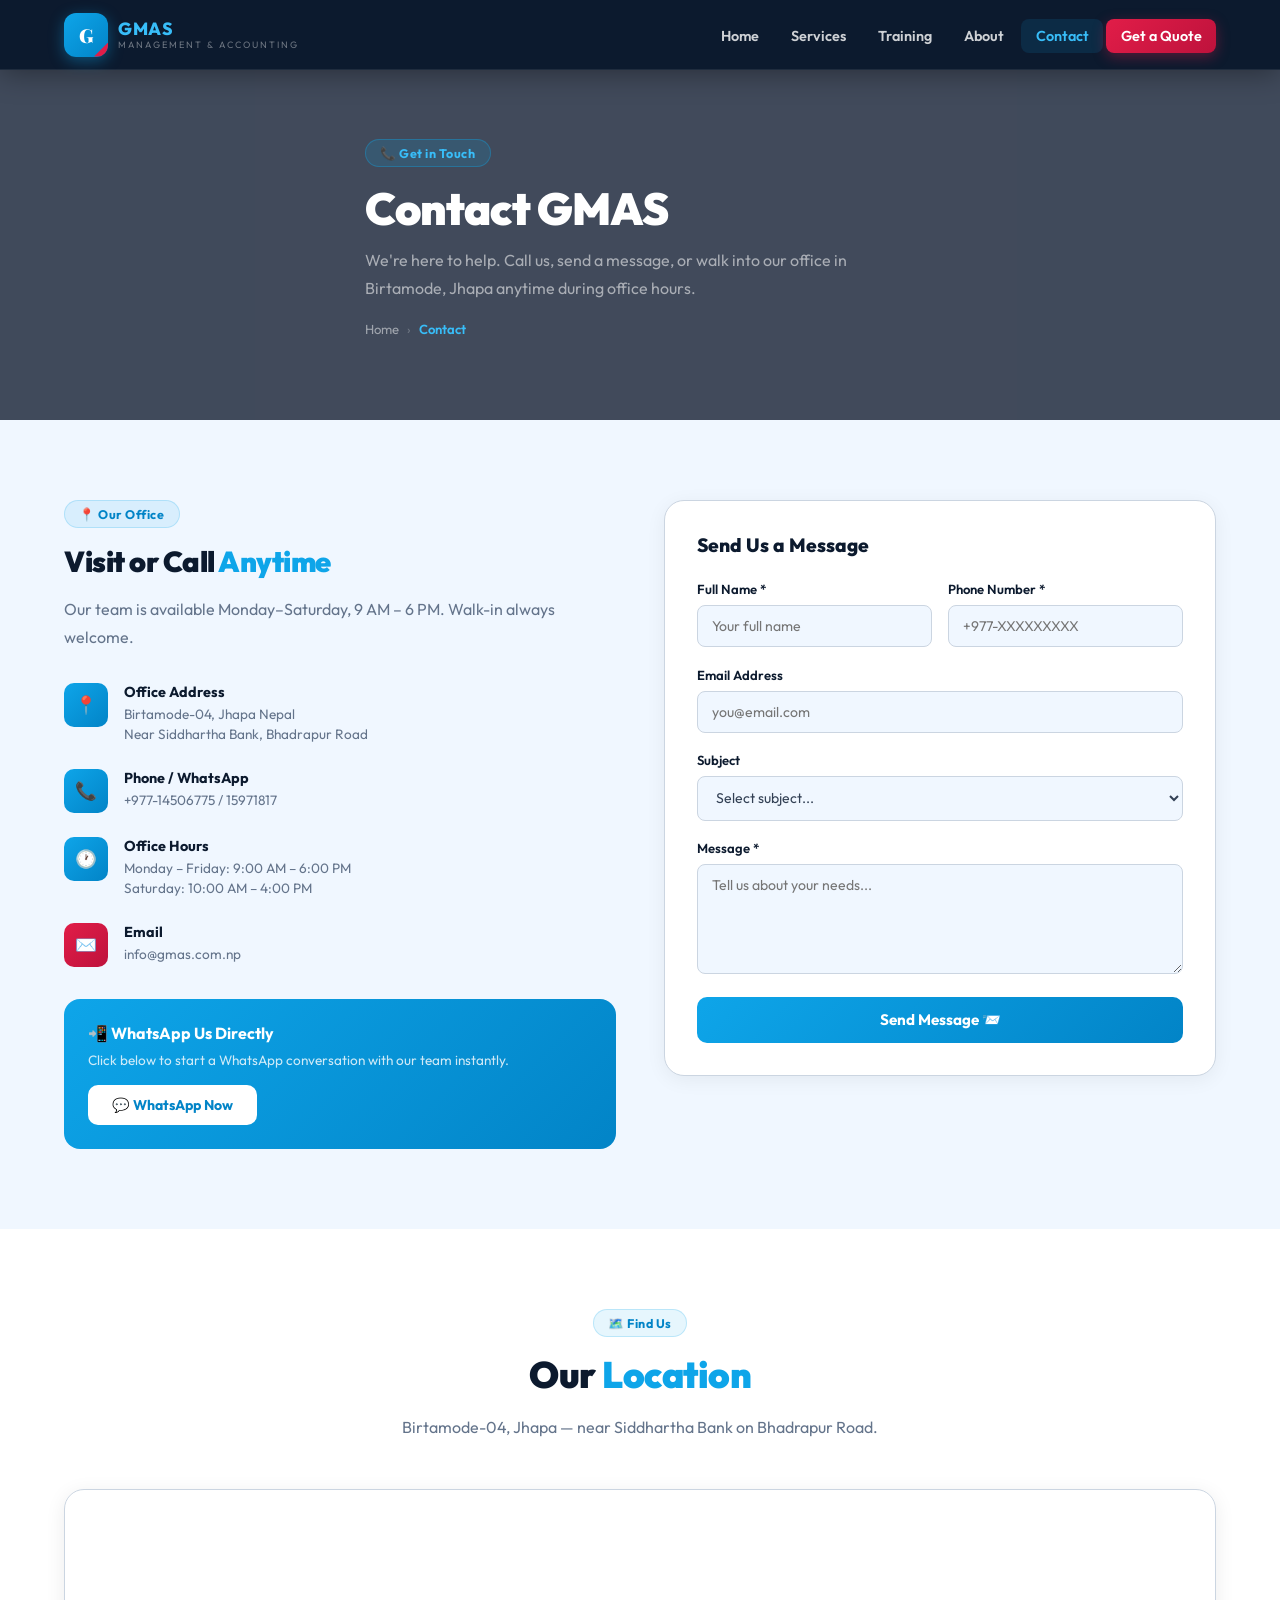
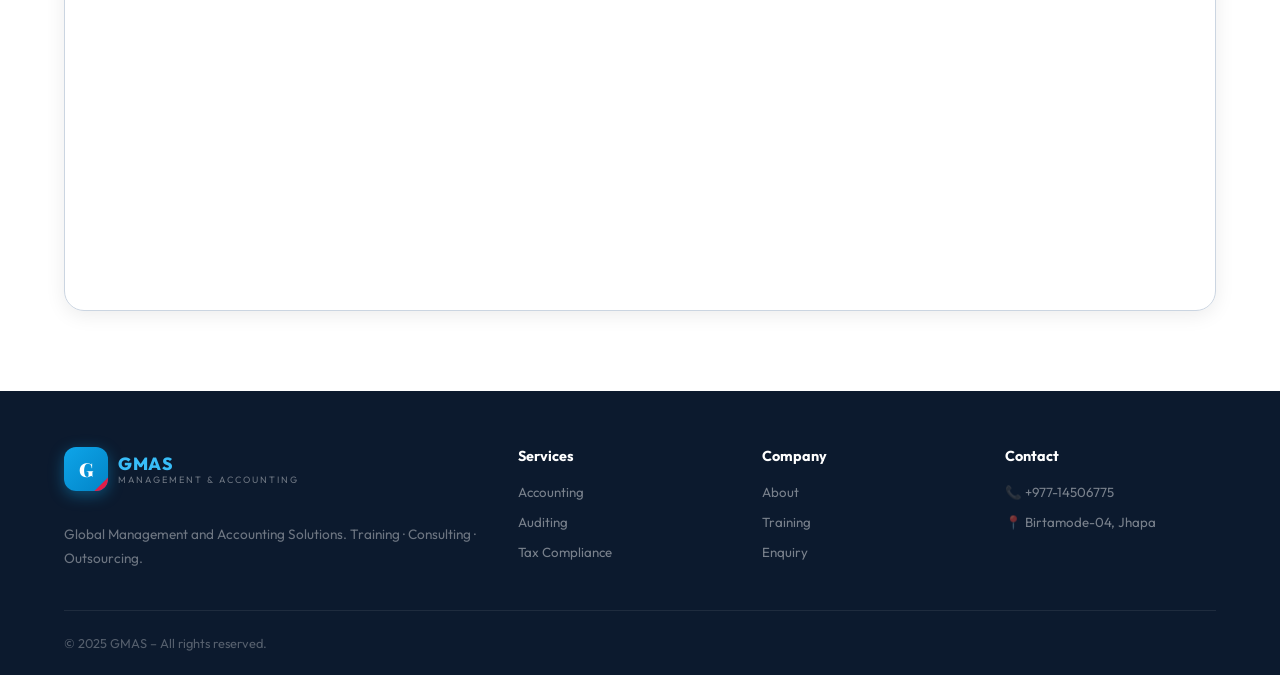
<file: contact.html>
<!DOCTYPE html>
<html lang="en">
<head><meta charset="UTF-8"/><meta name="viewport" content="width=device-width,initial-scale=1.0"/><title>Contact – GMAS</title><link rel="stylesheet" href="css/style.css"/></head>
<body>
<nav class="navbar dark-nav" id="mainNav"><div class="container nav-inner">
  <a href="index.html" class="nav-logo"><div class="logo-icon">G</div><div class="logo-text"><span class="logo-name">GMAS</span><span class="logo-tag">Management & Accounting</span></div></a>
  <ul class="nav-links" id="navLinks"><li><a href="index.html">Home</a></li><li><a href="services.html">Services</a></li><li><a href="training.html">Training</a></li><li><a href="about.html">About</a></li><li><a href="contact.html" class="active">Contact</a></li><li><a href="enquiry.html" class="nav-cta">Get a Quote</a></li></ul>
  <button id="navToggle"><span></span><span></span><span></span></button><div id="navOverlay"></div>
</div></nav>

<div class="page-cover">
  <div class="cover-bg" id="coverBg"></div>
  <div class="cover-overlay" id="coverOverlay"></div>
  <div class="container cover-inner" style="padding:7rem 0 3.5rem;">
    <div class="cover-tag">📞 Get in Touch</div>
    <h1 class="cover-title">Contact GMAS</h1>
    <p class="cover-desc">We're here to help. Call us, send a message, or walk into our office in Birtamode, Jhapa anytime during office hours.</p>
    <div class="cover-breadcrumb"><a href="index.html">Home</a><span>›</span><span class="current">Contact</span></div>
  </div>
</div>

<section class="section">
  <div class="container contact-grid">
    <div class="contact-info">
      <div class="section-tag">📍 Our Office</div>
      <h2 class="section-title" style="font-size:1.8rem;">Visit or Call <span>Anytime</span></h2>
      <p class="section-desc" style="margin-bottom:2rem;">Our team is available Monday–Saturday, 9 AM – 6 PM. Walk-in always welcome.</p>
      <div class="contact-item"><div class="contact-icon">📍</div><div><div class="contact-label">Office Address</div><div class="contact-val" data-cfg="addr">Birtamode-04, Jhapa Nepal<br>Near Siddhartha Bank, Bhadrapur Road</div></div></div>
      <div class="contact-item"><div class="contact-icon">📞</div><div><div class="contact-label">Phone / WhatsApp</div><div class="contact-val" data-cfg="phone">+977-14506775 / 15971817</div></div></div>
      <div class="contact-item"><div class="contact-icon">🕐</div><div><div class="contact-label">Office Hours</div><div class="contact-val">Monday – Friday: 9:00 AM – 6:00 PM<br>Saturday: 10:00 AM – 4:00 PM</div></div></div>
      <div class="contact-item"><div class="contact-icon" style="background:linear-gradient(135deg,var(--red),var(--red-dark))">✉️</div><div><div class="contact-label">Email</div><div class="contact-val">info@gmas.com.np</div></div></div>
      <div style="margin-top:2rem;background:linear-gradient(135deg,var(--sky),var(--sky-dark));border-radius:16px;padding:1.5rem;color:white;">
        <div style="font-weight:700;font-size:1rem;margin-bottom:0.5rem;">📲 WhatsApp Us Directly</div>
        <p style="font-size:0.85rem;opacity:0.8;margin-bottom:1rem;">Click below to start a WhatsApp conversation with our team instantly.</p>
        <a href="https://wa.me/9779714506775" target="_blank" style="display:inline-block;background:white;color:var(--sky-dark);padding:0.7rem 1.5rem;border-radius:10px;text-decoration:none;font-weight:700;font-size:0.88rem;">💬 WhatsApp Now</a>
      </div>
    </div>
    <div>
      <div class="form-card">
        <h3 style="font-family:'Outfit',sans-serif;font-weight:800;color:var(--dark);margin-bottom:1.5rem;font-size:1.2rem;">Send Us a Message</h3>
        <div id="contactSuccess" class="form-success">✅ Message sent! We'll get back to you within 24 hours.</div>
        <div class="form-row">
          <div class="form-group"><label>Full Name *</label><input type="text" id="cName" placeholder="Your full name" /></div>
          <div class="form-group"><label>Phone Number *</label><input type="tel" id="cPhone" placeholder="+977-XXXXXXXXX" /></div>
        </div>
        <div class="form-group"><label>Email Address</label><input type="email" id="cEmail" placeholder="you@email.com" /></div>
        <div class="form-group"><label>Subject</label>
          <select id="cSubject"><option value="">Select subject...</option><option>Accounting Service Enquiry</option><option>Auditing Service Enquiry</option><option>Tax & Compliance Enquiry</option><option>Business Consulting</option><option>Training Enquiry</option><option>General Question</option></select>
        </div>
        <div class="form-group"><label>Message *</label><textarea id="cMessage" placeholder="Tell us about your needs..."></textarea></div>
        <button class="form-submit" onclick="submitContact()">Send Message 📨</button>
      </div>
    </div>
  </div>
</section>

<section class="section section-alt">
  <div class="container">
    <div class="section-center"><div class="section-tag">🗺️ Find Us</div><h2 class="section-title">Our <span>Location</span></h2><p class="section-desc">Birtamode-04, Jhapa — near Siddhartha Bank on Bhadrapur Road.</p></div>
    <div style="margin-top:2rem;border-radius:20px;overflow:hidden;border:1px solid var(--border);box-shadow:0 4px 20px rgba(0,0,0,0.08);">
      <iframe src="https://maps.google.com/maps?q=Birtamode,Jhapa,Nepal&output=embed" width="100%" height="420" style="border:0;display:block;" allowfullscreen="" loading="lazy"></iframe>
    </div>
  </div>
</section>

<footer class="footer"><div class="container"><div class="footer-grid"><div><a href="index.html" class="nav-logo" style="display:inline-flex;margin-bottom:1rem;"><div class="logo-icon">G</div><div class="logo-text"><span class="logo-name">GMAS</span><span class="logo-tag">Management & Accounting</span></div></a><p class="footer-brand-desc">Global Management and Accounting Solutions. Training · Consulting · Outsourcing.</p></div><div class="footer-col"><h5>Services</h5><ul><li><a href="services.html">Accounting</a></li><li><a href="services.html">Auditing</a></li><li><a href="services.html">Tax Compliance</a></li></ul></div><div class="footer-col"><h5>Company</h5><ul><li><a href="about.html">About</a></li><li><a href="training.html">Training</a></li><li><a href="enquiry.html">Enquiry</a></li></ul></div><div class="footer-col"><h5>Contact</h5><ul><li><a href="tel:9714506775">📞 +977-14506775</a></li><li><a href="#">📍 Birtamode-04, Jhapa</a></li></ul></div></div><div class="footer-bottom"><span class="footer-copy">© 2025 GMAS – All rights reserved.</span></div></div></footer>

<script>
buildPageCover('contact');initNavScroll(false);
function submitContact(){const n=document.getElementById('cName').value,p=document.getElementById('cPhone').value,m=document.getElementById('cMessage').value;if(!n||!p||!m){alert('Please fill required fields.');return;}const subs=JSON.parse(localStorage.getItem('gmas_submissions')||'[]');subs.push({type:'contact',name:n,phone:p,email:document.getElementById('cEmail').value,subject:document.getElementById('cSubject').value,message:m,date:new Date().toISOString()});localStorage.setItem('gmas_submissions',JSON.stringify(subs));document.getElementById('contactSuccess').style.display='block';document.getElementById('cName').value='';document.getElementById('cPhone').value='';document.getElementById('cEmail').value='';document.getElementById('cMessage').value='';setTimeout(()=>document.getElementById('contactSuccess').style.display='none',5000);}
</script>
<script>
function getCfg(){return JSON.parse(localStorage.getItem('gmas_config')||'{}');}
function applyConfig(){var cfg=getCfg();if(cfg.colorSky)document.documentElement.style.setProperty('--sky',cfg.colorSky);if(cfg.colorRed)document.documentElement.style.setProperty('--red',cfg.colorRed);if(cfg.siteName)document.querySelectorAll('.logo-name').forEach(function(e){e.textContent=cfg.siteName;});if(cfg.siteTagline)document.querySelectorAll('.logo-tag').forEach(function(e){e.textContent=cfg.siteTagline;});if(cfg.footerDesc)document.querySelectorAll('.footer-brand-desc').forEach(function(e){e.textContent=cfg.footerDesc;});if(cfg.logoBase64){document.querySelectorAll('.logo-icon').forEach(function(el){el.innerHTML='<img src="'+cfg.logoBase64+'" style="width:32px;height:32px;object-fit:contain;position:relative;z-index:2;" />';});}}
applyConfig();
function buildPageCover(key){var cfg=getCfg();var covers=cfg.pageCovers||JSON.parse(localStorage.getItem('gmas_page_covers')||'{}');var cover=covers[key];var bgEl=document.getElementById('coverBg');var overlayEl=document.getElementById('coverOverlay');if(!bgEl||!overlayEl)return;var defaults={services:{bg:'https://images.unsplash.com/photo-1554224155-6726b3ff858f?w=1600&q=80',overlay:'rgba(10,20,40,0.78)'},training:{bg:'https://images.unsplash.com/photo-1434030216411-0b793f4b4173?w=1600&q=80',overlay:'rgba(5,15,30,0.76)'},about:{bg:'https://images.unsplash.com/photo-1560472355-536de3962603?w=1600&q=80',overlay:'rgba(8,18,38,0.78)'},contact:{bg:'https://images.unsplash.com/photo-1423666639041-f56000c27a9a?w=1600&q=80',overlay:'rgba(10,20,40,0.76)'},enquiry:{bg:'https://images.unsplash.com/photo-1507003211169-0a1dd7228f2d?w=1600&q=80',overlay:'rgba(5,15,30,0.78)'}};var d=(cover&&cover.bg)?cover:(defaults[key]||{bg:'https://images.unsplash.com/photo-1486406146926-c627a92ad1ab?w=1600&q=80',overlay:'rgba(10,20,40,0.78)'});bgEl.style.backgroundImage="url('"+d.bg+"')";overlayEl.style.background=d.overlay;}
var toggle=document.getElementById('navToggle'),links=document.getElementById('navLinks'),overlay=document.getElementById('navOverlay');function closeNav(){links.style.cssText='';overlay.classList.remove('active');toggle.classList.remove('open');}toggle.addEventListener('click',function(){var o=links.style.display==='flex';if(o){closeNav();}else{links.style.cssText='display:flex;position:fixed;top:0;right:0;bottom:0;width:290px;flex-direction:column;background:#0C1A2E;padding:100px 1.5rem 2rem;z-index:1099;box-shadow:-4px 0 40px rgba(0,0,0,0.6);list-style:none;gap:0.3rem;';overlay.classList.add('active');toggle.classList.add('open');}});overlay.addEventListener('click',closeNav);
document.querySelectorAll('.faq-q').forEach(function(q){q.addEventListener('click',function(){var item=q.parentElement;var was=item.classList.contains('open');document.querySelectorAll('.faq-item').forEach(function(i){i.classList.remove('open');});if(!was)item.classList.add('open');});});
var sb=document.getElementById('statsBand');if(sb){var ob=new IntersectionObserver(function(entries){entries.forEach(function(e){if(e.isIntersecting){document.querySelectorAll('.count-anim').forEach(function(el){if(el.dataset.animated)return;el.dataset.animated='1';var t=parseInt(el.dataset.target);if(!t)return;var s=0,st=t/(2000/16),iv=setInterval(function(){s+=st;if(s>=t){el.textContent=t.toLocaleString();clearInterval(iv);}else{el.textContent=Math.floor(s).toLocaleString();}},16);});ob.disconnect();}});},{threshold:0.3});ob.observe(sb);}
</script>
<script>buildPageCover("contact");</script>
</body></html>
</file>
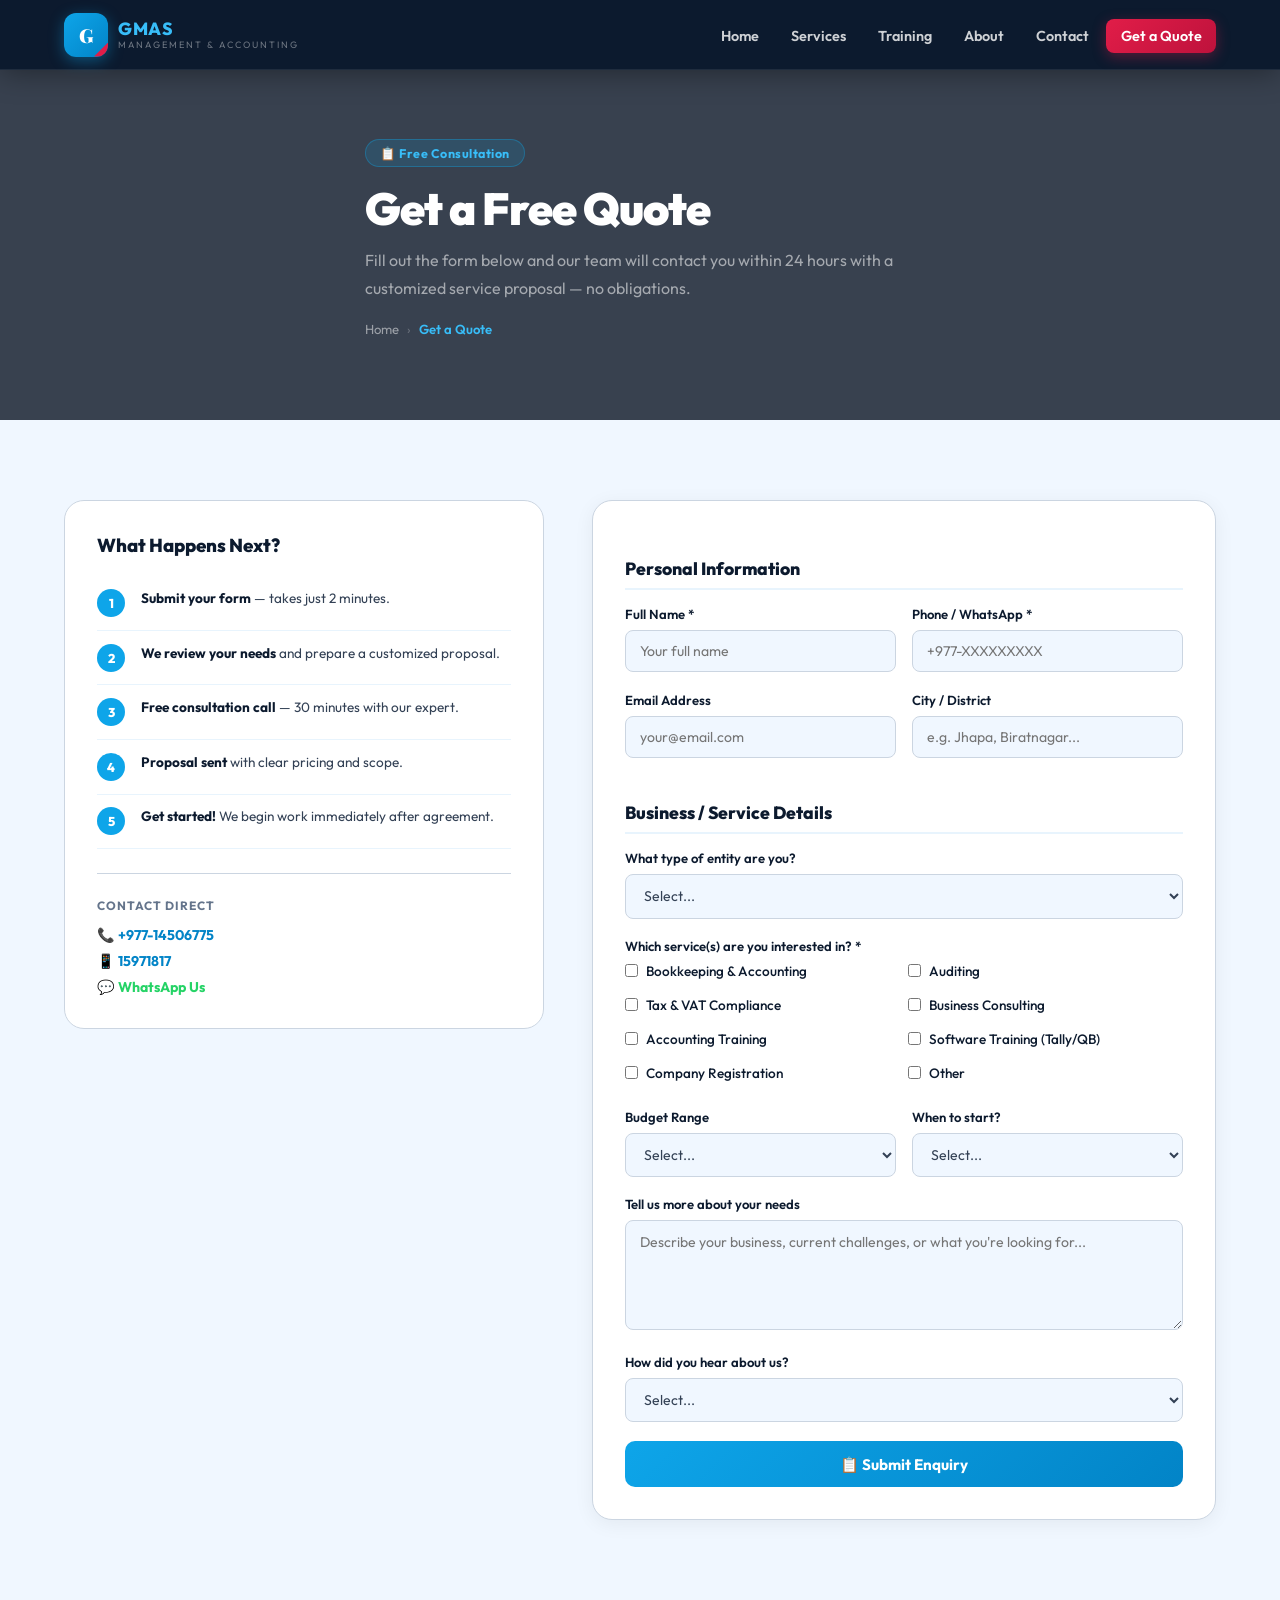
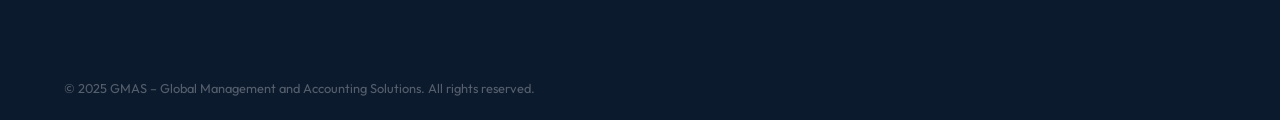
<file: enquiry.html>
<!DOCTYPE html>
<html lang="en">
<head><meta charset="UTF-8"/><meta name="viewport" content="width=device-width,initial-scale=1.0"/><title>Get a Quote – GMAS</title><link rel="stylesheet" href="css/style.css"/></head>
<body>
<nav class="navbar dark-nav" id="mainNav"><div class="container nav-inner">
  <a href="index.html" class="nav-logo"><div class="logo-icon">G</div><div class="logo-text"><span class="logo-name">GMAS</span><span class="logo-tag">Management & Accounting</span></div></a>
  <ul class="nav-links" id="navLinks"><li><a href="index.html">Home</a></li><li><a href="services.html">Services</a></li><li><a href="training.html">Training</a></li><li><a href="about.html">About</a></li><li><a href="contact.html">Contact</a></li><li><a href="enquiry.html" class="nav-cta active">Get a Quote</a></li></ul>
  <button id="navToggle"><span></span><span></span><span></span></button><div id="navOverlay"></div>
</div></nav>

<div class="page-cover">
  <div class="cover-bg" id="coverBg"></div>
  <div class="cover-overlay" id="coverOverlay"></div>
  <div class="container cover-inner" style="padding:7rem 0 3.5rem;">
    <div class="cover-tag">📋 Free Consultation</div>
    <h1 class="cover-title">Get a Free Quote</h1>
    <p class="cover-desc">Fill out the form below and our team will contact you within 24 hours with a customized service proposal — no obligations.</p>
    <div class="cover-breadcrumb"><a href="index.html">Home</a><span>›</span><span class="current">Get a Quote</span></div>
  </div>
</div>

<section class="section">
  <div class="container apply-grid">
    <div class="apply-sidebar">
      <div class="apply-info-card">
        <h3 style="font-family:'Outfit',sans-serif;font-weight:800;color:var(--dark);margin-bottom:1.2rem;">What Happens Next?</h3>
        <div class="apply-step"><div class="apply-step-num">1</div><div class="apply-step-text"><strong>Submit your form</strong> — takes just 2 minutes.</div></div>
        <div class="apply-step"><div class="apply-step-num">2</div><div class="apply-step-text"><strong>We review your needs</strong> and prepare a customized proposal.</div></div>
        <div class="apply-step"><div class="apply-step-num">3</div><div class="apply-step-text"><strong>Free consultation call</strong> — 30 minutes with our expert.</div></div>
        <div class="apply-step"><div class="apply-step-num">4</div><div class="apply-step-text"><strong>Proposal sent</strong> with clear pricing and scope.</div></div>
        <div class="apply-step"><div class="apply-step-num">5</div><div class="apply-step-text"><strong>Get started!</strong> We begin work immediately after agreement.</div></div>
        <div style="margin-top:1.5rem;padding-top:1.5rem;border-top:1px solid var(--border);">
          <div style="font-size:0.75rem;font-weight:700;color:var(--text-light);text-transform:uppercase;letter-spacing:1px;margin-bottom:0.8rem;">Contact Direct</div>
          <a href="tel:9714506775" style="display:flex;align-items:center;gap:0.6rem;color:var(--sky-dark);font-weight:700;font-size:0.88rem;text-decoration:none;margin-bottom:0.5rem;">📞 +977-14506775</a>
          <a href="tel:15971817" style="display:flex;align-items:center;gap:0.6rem;color:var(--sky-dark);font-weight:700;font-size:0.88rem;text-decoration:none;margin-bottom:0.5rem;">📱 15971817</a>
          <a href="https://wa.me/9779714506775" target="_blank" style="display:flex;align-items:center;gap:0.6rem;color:#25D366;font-weight:700;font-size:0.88rem;text-decoration:none;">💬 WhatsApp Us</a>
        </div>
      </div>
    </div>
    <div>
      <div class="form-card">
        <div id="formSuccess" class="form-success" style="display:none;">✅ Enquiry submitted! We'll contact you within 24 hours. Thank you for choosing GMAS.</div>
        <div class="form-section-title">Personal Information</div>
        <div class="form-row">
          <div class="form-group"><label>Full Name *</label><input type="text" id="eName" placeholder="Your full name" /></div>
          <div class="form-group"><label>Phone / WhatsApp *</label><input type="tel" id="ePhone" placeholder="+977-XXXXXXXXX" /></div>
        </div>
        <div class="form-row">
          <div class="form-group"><label>Email Address</label><input type="email" id="eEmail" placeholder="your@email.com" /></div>
          <div class="form-group"><label>City / District</label><input type="text" id="eCity" placeholder="e.g. Jhapa, Biratnagar..." /></div>
        </div>
        <div class="form-section-title">Business / Service Details</div>
        <div class="form-group"><label>What type of entity are you?</label>
          <select id="eEntityType"><option value="">Select...</option><option>Individual / Freelancer</option><option>Sole Trader / Shop</option><option>Private Limited Company</option><option>Partnership Firm</option><option>NGO / INGO</option><option>Cooperative</option><option>Student (Training Enquiry)</option><option>Other</option></select>
        </div>
        <div class="form-group"><label>Which service(s) are you interested in? *</label>
          <div style="display:grid;grid-template-columns:1fr 1fr;gap:0.5rem;margin-top:0.5rem;" id="serviceCheckboxes">
            <label style="display:flex;align-items:center;gap:0.5rem;font-size:0.85rem;font-weight:500;cursor:pointer;"><input type="checkbox" value="Bookkeeping & Accounting" style="width:auto" />Bookkeeping & Accounting</label>
            <label style="display:flex;align-items:center;gap:0.5rem;font-size:0.85rem;font-weight:500;cursor:pointer;"><input type="checkbox" value="Auditing" style="width:auto" />Auditing</label>
            <label style="display:flex;align-items:center;gap:0.5rem;font-size:0.85rem;font-weight:500;cursor:pointer;"><input type="checkbox" value="Tax & VAT Compliance" style="width:auto" />Tax & VAT Compliance</label>
            <label style="display:flex;align-items:center;gap:0.5rem;font-size:0.85rem;font-weight:500;cursor:pointer;"><input type="checkbox" value="Business Consulting" style="width:auto" />Business Consulting</label>
            <label style="display:flex;align-items:center;gap:0.5rem;font-size:0.85rem;font-weight:500;cursor:pointer;"><input type="checkbox" value="Accounting Training" style="width:auto" />Accounting Training</label>
            <label style="display:flex;align-items:center;gap:0.5rem;font-size:0.85rem;font-weight:500;cursor:pointer;"><input type="checkbox" value="Software Training" style="width:auto" />Software Training (Tally/QB)</label>
            <label style="display:flex;align-items:center;gap:0.5rem;font-size:0.85rem;font-weight:500;cursor:pointer;"><input type="checkbox" value="Company Registration" style="width:auto" />Company Registration</label>
            <label style="display:flex;align-items:center;gap:0.5rem;font-size:0.85rem;font-weight:500;cursor:pointer;"><input type="checkbox" value="Other" style="width:auto" />Other</label>
          </div>
        </div>
        <div class="form-row">
          <div class="form-group"><label>Budget Range</label><select id="eBudget"><option value="">Select...</option><option>Under NPR 3,000/month</option><option>NPR 3,000–8,000/month</option><option>NPR 8,000–20,000/month</option><option>Above NPR 20,000/month</option><option>One-time project</option><option>Training only</option></select></div>
          <div class="form-group"><label>When to start?</label><select id="eTimeline"><option value="">Select...</option><option>Immediately</option><option>Within 1 month</option><option>1–3 months</option><option>Just exploring</option></select></div>
        </div>
        <div class="form-group"><label>Tell us more about your needs</label><textarea id="eMessage" placeholder="Describe your business, current challenges, or what you're looking for..."></textarea></div>
        <div class="form-group"><label>How did you hear about us?</label><select id="eSource"><option value="">Select...</option><option>Google Search</option><option>Facebook</option><option>Friend / Referral</option><option>Walk-in</option><option>Other</option></select></div>
        <button class="form-submit" onclick="submitEnquiry()">📋 Submit Enquiry</button>
      </div>
    </div>
  </div>
</section>

<footer class="footer"><div class="container"><div class="footer-bottom"><span class="footer-copy">© 2025 GMAS – Global Management and Accounting Solutions. All rights reserved.</span></div></div></footer>

<script>
buildPageCover('enquiry');initNavScroll(false);
function submitEnquiry(){const n=document.getElementById('eName').value,p=document.getElementById('ePhone').value;if(!n||!p){alert('Please fill in Name and Phone.');return;}const services=[...document.querySelectorAll('#serviceCheckboxes input:checked')].map(c=>c.value);const entry={type:'enquiry',id:'ENQ'+Date.now(),name:n,phone:p,email:document.getElementById('eEmail').value,city:document.getElementById('eCity').value,entityType:document.getElementById('eEntityType').value,services,budget:document.getElementById('eBudget').value,timeline:document.getElementById('eTimeline').value,message:document.getElementById('eMessage').value,source:document.getElementById('eSource').value,status:'New',date:new Date().toISOString()};const subs=JSON.parse(localStorage.getItem('gmas_submissions')||'[]');subs.push(entry);localStorage.setItem('gmas_submissions',JSON.stringify(subs));document.getElementById('formSuccess').style.display='block';document.querySelector('.form-card').querySelectorAll('input,select,textarea').forEach(e=>{if(e.type==='checkbox')e.checked=false;else e.value='';});window.scrollTo({top:0,behavior:'smooth'});}
</script>
<script>
function getCfg(){return JSON.parse(localStorage.getItem('gmas_config')||'{}');}
function applyConfig(){var cfg=getCfg();if(cfg.colorSky)document.documentElement.style.setProperty('--sky',cfg.colorSky);if(cfg.colorRed)document.documentElement.style.setProperty('--red',cfg.colorRed);if(cfg.siteName)document.querySelectorAll('.logo-name').forEach(function(e){e.textContent=cfg.siteName;});if(cfg.siteTagline)document.querySelectorAll('.logo-tag').forEach(function(e){e.textContent=cfg.siteTagline;});if(cfg.footerDesc)document.querySelectorAll('.footer-brand-desc').forEach(function(e){e.textContent=cfg.footerDesc;});if(cfg.logoBase64){document.querySelectorAll('.logo-icon').forEach(function(el){el.innerHTML='<img src="'+cfg.logoBase64+'" style="width:32px;height:32px;object-fit:contain;position:relative;z-index:2;" />';});}}
applyConfig();
function buildPageCover(key){var cfg=getCfg();var covers=cfg.pageCovers||JSON.parse(localStorage.getItem('gmas_page_covers')||'{}');var cover=covers[key];var bgEl=document.getElementById('coverBg');var overlayEl=document.getElementById('coverOverlay');if(!bgEl||!overlayEl)return;var defaults={services:{bg:'https://images.unsplash.com/photo-1554224155-6726b3ff858f?w=1600&q=80',overlay:'rgba(10,20,40,0.78)'},training:{bg:'https://images.unsplash.com/photo-1434030216411-0b793f4b4173?w=1600&q=80',overlay:'rgba(5,15,30,0.76)'},about:{bg:'https://images.unsplash.com/photo-1560472355-536de3962603?w=1600&q=80',overlay:'rgba(8,18,38,0.78)'},contact:{bg:'https://images.unsplash.com/photo-1423666639041-f56000c27a9a?w=1600&q=80',overlay:'rgba(10,20,40,0.76)'},enquiry:{bg:'https://images.unsplash.com/photo-1507003211169-0a1dd7228f2d?w=1600&q=80',overlay:'rgba(5,15,30,0.78)'}};var d=(cover&&cover.bg)?cover:(defaults[key]||{bg:'https://images.unsplash.com/photo-1486406146926-c627a92ad1ab?w=1600&q=80',overlay:'rgba(10,20,40,0.78)'});bgEl.style.backgroundImage="url('"+d.bg+"')";overlayEl.style.background=d.overlay;}
var toggle=document.getElementById('navToggle'),links=document.getElementById('navLinks'),overlay=document.getElementById('navOverlay');function closeNav(){links.style.cssText='';overlay.classList.remove('active');toggle.classList.remove('open');}toggle.addEventListener('click',function(){var o=links.style.display==='flex';if(o){closeNav();}else{links.style.cssText='display:flex;position:fixed;top:0;right:0;bottom:0;width:290px;flex-direction:column;background:#0C1A2E;padding:100px 1.5rem 2rem;z-index:1099;box-shadow:-4px 0 40px rgba(0,0,0,0.6);list-style:none;gap:0.3rem;';overlay.classList.add('active');toggle.classList.add('open');}});overlay.addEventListener('click',closeNav);
document.querySelectorAll('.faq-q').forEach(function(q){q.addEventListener('click',function(){var item=q.parentElement;var was=item.classList.contains('open');document.querySelectorAll('.faq-item').forEach(function(i){i.classList.remove('open');});if(!was)item.classList.add('open');});});
var sb=document.getElementById('statsBand');if(sb){var ob=new IntersectionObserver(function(entries){entries.forEach(function(e){if(e.isIntersecting){document.querySelectorAll('.count-anim').forEach(function(el){if(el.dataset.animated)return;el.dataset.animated='1';var t=parseInt(el.dataset.target);if(!t)return;var s=0,st=t/(2000/16),iv=setInterval(function(){s+=st;if(s>=t){el.textContent=t.toLocaleString();clearInterval(iv);}else{el.textContent=Math.floor(s).toLocaleString();}},16);});ob.disconnect();}});},{threshold:0.3});ob.observe(sb);}
</script>
<script>buildPageCover("enquiry");</script>
</body></html>
</file>
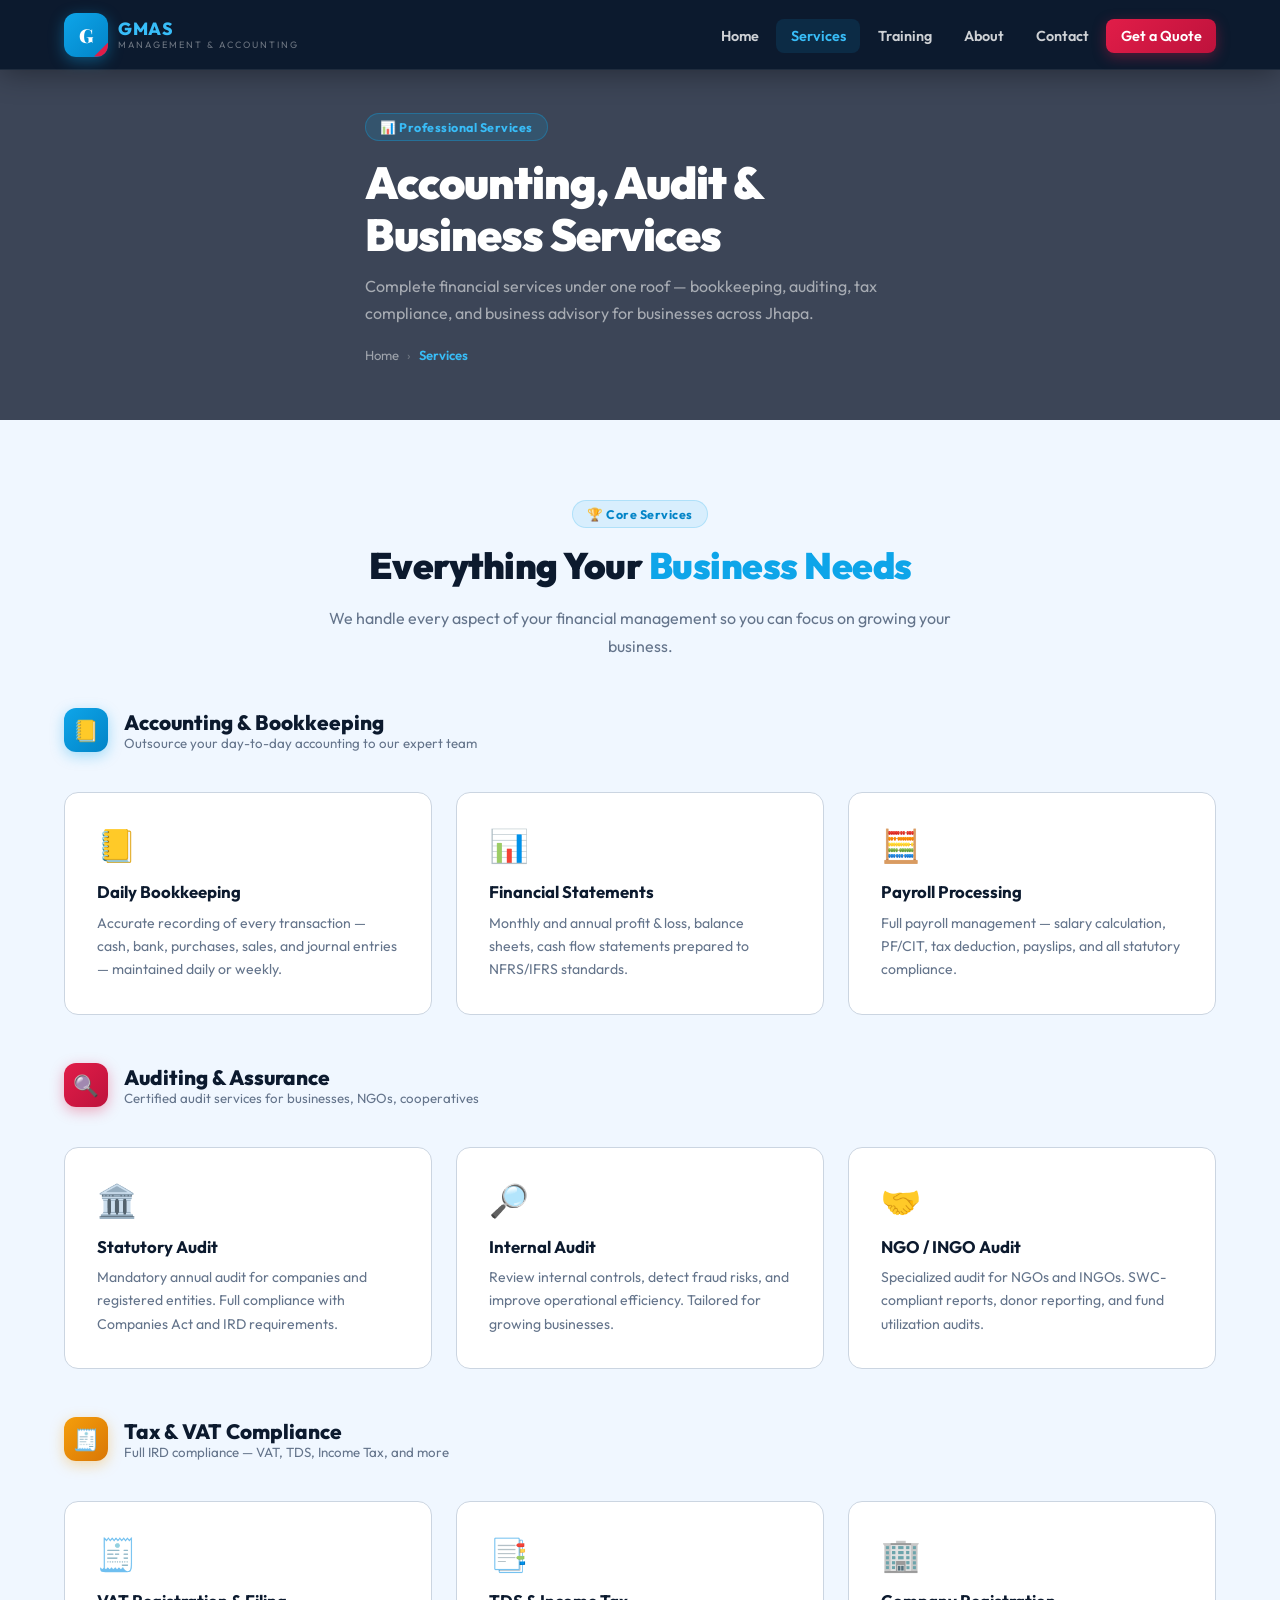
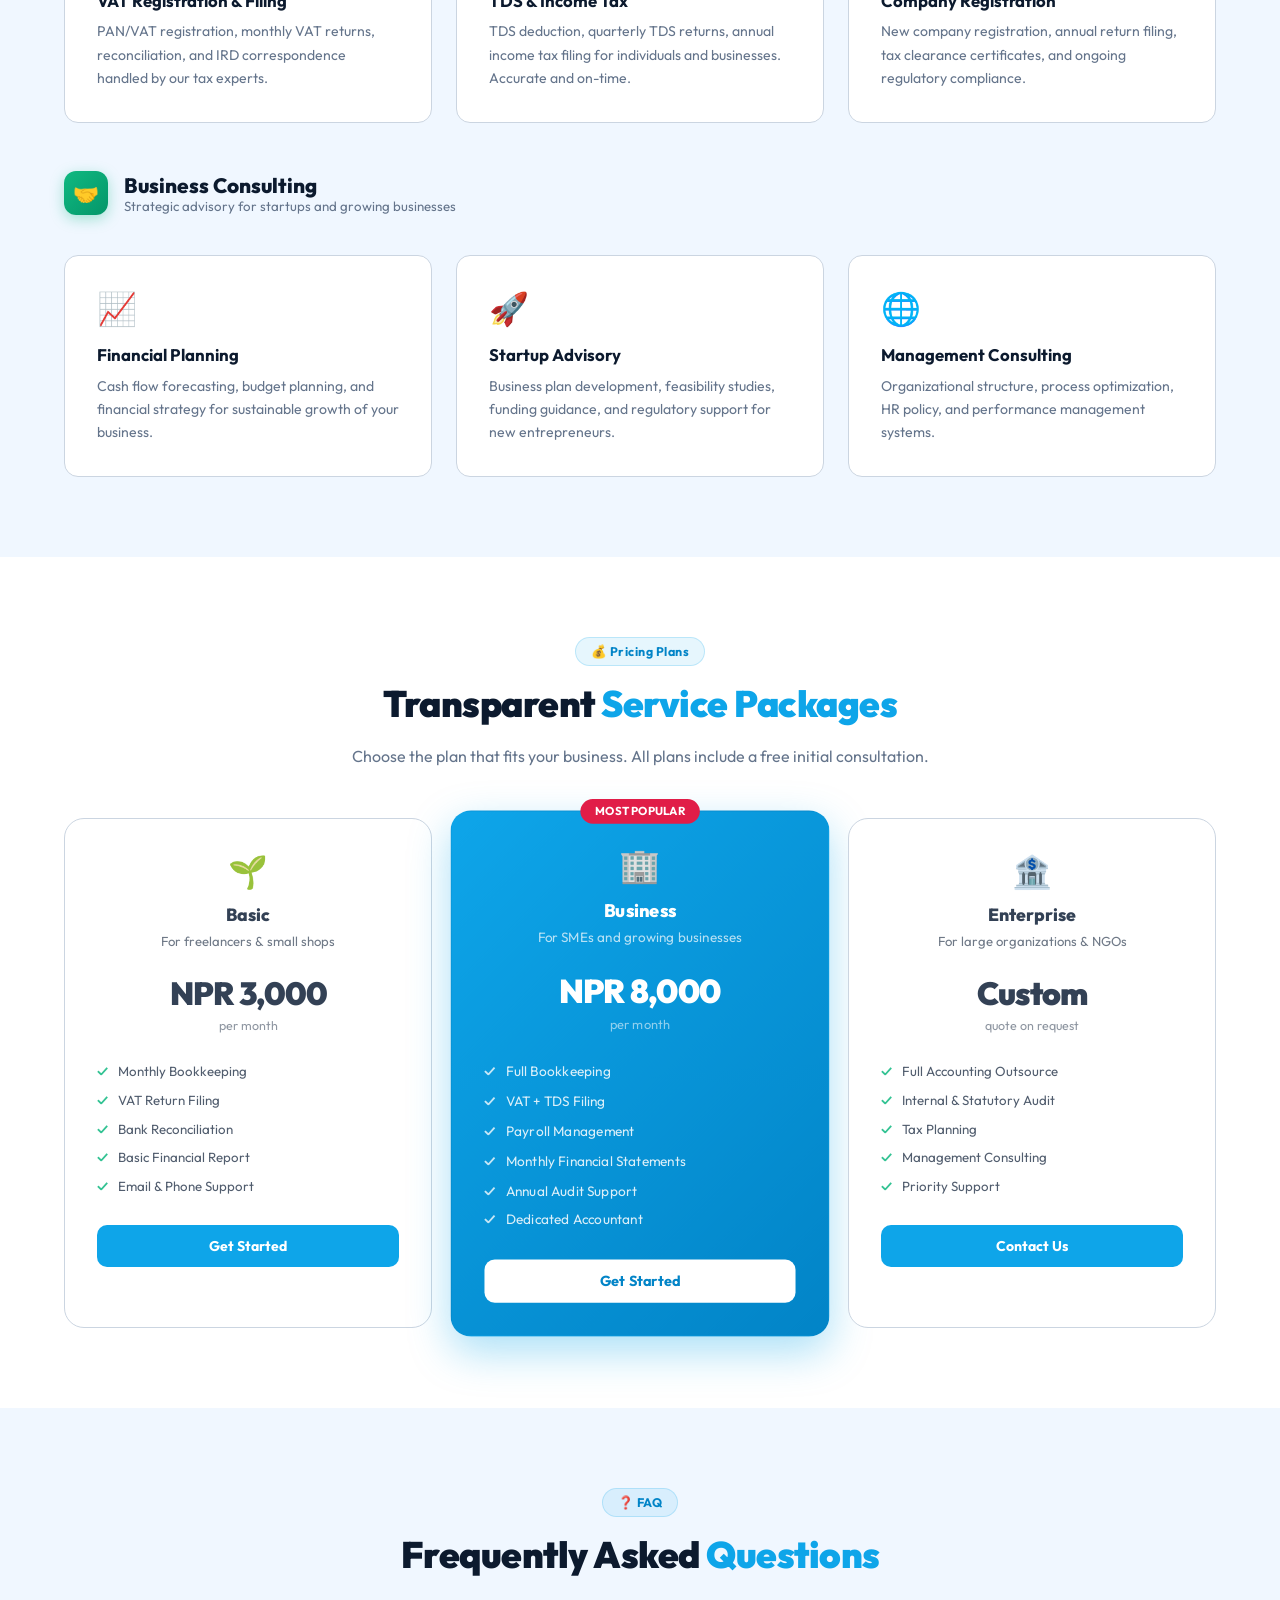
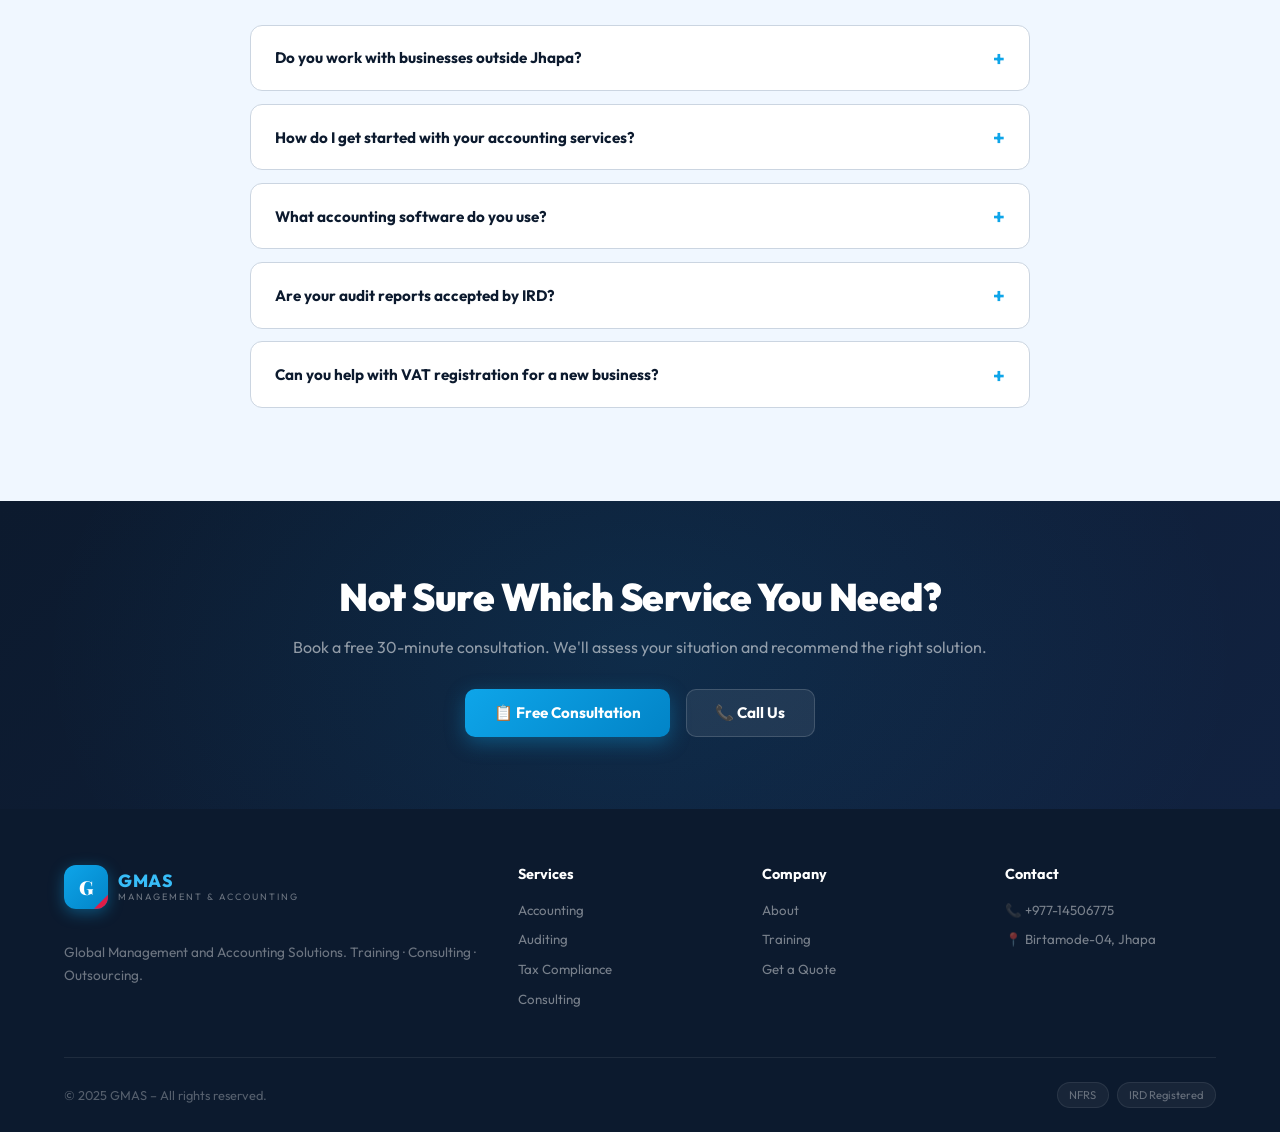
<file: services.html>
<!DOCTYPE html>
<html lang="en">
<head>
  <meta charset="UTF-8"/><meta name="viewport" content="width=device-width,initial-scale=1.0"/>
  <title>Services – GMAS</title>
  <link rel="stylesheet" href="css/style.css"/>
</head>
<body>
<nav class="navbar dark-nav" id="mainNav"><div class="container nav-inner">
  <a href="index.html" class="nav-logo"><div class="logo-icon">G</div><div class="logo-text"><span class="logo-name">GMAS</span><span class="logo-tag">Management & Accounting</span></div></a>
  <ul class="nav-links" id="navLinks"><li><a href="index.html">Home</a></li><li><a href="services.html" class="active">Services</a></li><li><a href="training.html">Training</a></li><li><a href="about.html">About</a></li><li><a href="contact.html">Contact</a></li><li><a href="enquiry.html" class="nav-cta">Get a Quote</a></li></ul>
  <button id="navToggle"><span></span><span></span><span></span></button><div id="navOverlay"></div>
</div></nav>

<!-- PAGE COVER -->
<div class="page-cover">
  <div class="cover-bg" id="coverBg"></div>
  <div class="cover-overlay" id="coverOverlay"></div>
  <div class="container cover-inner" style="padding:7rem 0 3.5rem;">
    <div class="cover-tag">📊 Professional Services</div>
    <h1 class="cover-title">Accounting, Audit &<br>Business Services</h1>
    <p class="cover-desc">Complete financial services under one roof — bookkeeping, auditing, tax compliance, and business advisory for businesses across Jhapa.</p>
    <div class="cover-breadcrumb"><a href="index.html">Home</a><span>›</span><span class="current">Services</span></div>
  </div>
</div>

<section class="section">
  <div class="container">
    <div class="section-center">
      <div class="section-tag">🏆 Core Services</div>
      <h2 class="section-title">Everything Your <span>Business Needs</span></h2>
      <p class="section-desc">We handle every aspect of your financial management so you can focus on growing your business.</p>
    </div>

    <div style="margin-top:3rem;">
      <div style="display:flex;align-items:center;gap:1rem;margin-bottom:1.5rem;">
        <div style="width:44px;height:44px;background:linear-gradient(135deg,var(--sky),var(--sky-dark));border-radius:12px;display:flex;align-items:center;justify-content:center;font-size:1.3rem;box-shadow:0 4px 14px rgba(14,165,233,0.35)">📒</div>
        <div><h3 style="font-family:'Outfit',sans-serif;font-size:1.3rem;font-weight:800;color:var(--dark)">Accounting & Bookkeeping</h3><p style="font-size:0.83rem;color:var(--text-light)">Outsource your day-to-day accounting to our expert team</p></div>
      </div>
      <div class="cards-grid">
        <div class="card"><div class="card-icon">📒</div><h3>Daily Bookkeeping</h3><p>Accurate recording of every transaction — cash, bank, purchases, sales, and journal entries — maintained daily or weekly.</p></div>
        <div class="card"><div class="card-icon">📊</div><h3>Financial Statements</h3><p>Monthly and annual profit & loss, balance sheets, cash flow statements prepared to NFRS/IFRS standards.</p></div>
        <div class="card"><div class="card-icon">🧮</div><h3>Payroll Processing</h3><p>Full payroll management — salary calculation, PF/CIT, tax deduction, payslips, and all statutory compliance.</p></div>
      </div>
    </div>

    <div style="margin-top:3rem;">
      <div style="display:flex;align-items:center;gap:1rem;margin-bottom:1.5rem;">
        <div style="width:44px;height:44px;background:linear-gradient(135deg,var(--red),var(--red-dark));border-radius:12px;display:flex;align-items:center;justify-content:center;font-size:1.3rem;box-shadow:0 4px 14px rgba(225,29,72,0.35)">🔍</div>
        <div><h3 style="font-family:'Outfit',sans-serif;font-size:1.3rem;font-weight:800;color:var(--dark)">Auditing & Assurance</h3><p style="font-size:0.83rem;color:var(--text-light)">Certified audit services for businesses, NGOs, cooperatives</p></div>
      </div>
      <div class="cards-grid">
        <div class="card"><div class="card-icon">🏛️</div><h3>Statutory Audit</h3><p>Mandatory annual audit for companies and registered entities. Full compliance with Companies Act and IRD requirements.</p></div>
        <div class="card"><div class="card-icon">🔎</div><h3>Internal Audit</h3><p>Review internal controls, detect fraud risks, and improve operational efficiency. Tailored for growing businesses.</p></div>
        <div class="card"><div class="card-icon">🤝</div><h3>NGO / INGO Audit</h3><p>Specialized audit for NGOs and INGOs. SWC-compliant reports, donor reporting, and fund utilization audits.</p></div>
      </div>
    </div>

    <div style="margin-top:3rem;">
      <div style="display:flex;align-items:center;gap:1rem;margin-bottom:1.5rem;">
        <div style="width:44px;height:44px;background:linear-gradient(135deg,#F59E0B,#D97706);border-radius:12px;display:flex;align-items:center;justify-content:center;font-size:1.3rem;box-shadow:0 4px 14px rgba(245,158,11,0.35)">🧾</div>
        <div><h3 style="font-family:'Outfit',sans-serif;font-size:1.3rem;font-weight:800;color:var(--dark)">Tax & VAT Compliance</h3><p style="font-size:0.83rem;color:var(--text-light)">Full IRD compliance — VAT, TDS, Income Tax, and more</p></div>
      </div>
      <div class="cards-grid">
        <div class="card"><div class="card-icon">🧾</div><h3>VAT Registration & Filing</h3><p>PAN/VAT registration, monthly VAT returns, reconciliation, and IRD correspondence handled by our tax experts.</p></div>
        <div class="card"><div class="card-icon">📑</div><h3>TDS & Income Tax</h3><p>TDS deduction, quarterly TDS returns, annual income tax filing for individuals and businesses. Accurate and on-time.</p></div>
        <div class="card"><div class="card-icon">🏢</div><h3>Company Registration</h3><p>New company registration, annual return filing, tax clearance certificates, and ongoing regulatory compliance.</p></div>
      </div>
    </div>

    <div style="margin-top:3rem;">
      <div style="display:flex;align-items:center;gap:1rem;margin-bottom:1.5rem;">
        <div style="width:44px;height:44px;background:linear-gradient(135deg,#10B981,#059669);border-radius:12px;display:flex;align-items:center;justify-content:center;font-size:1.3rem;box-shadow:0 4px 14px rgba(16,185,129,0.35)">🤝</div>
        <div><h3 style="font-family:'Outfit',sans-serif;font-size:1.3rem;font-weight:800;color:var(--dark)">Business Consulting</h3><p style="font-size:0.83rem;color:var(--text-light)">Strategic advisory for startups and growing businesses</p></div>
      </div>
      <div class="cards-grid">
        <div class="card"><div class="card-icon">📈</div><h3>Financial Planning</h3><p>Cash flow forecasting, budget planning, and financial strategy for sustainable growth of your business.</p></div>
        <div class="card"><div class="card-icon">🚀</div><h3>Startup Advisory</h3><p>Business plan development, feasibility studies, funding guidance, and regulatory support for new entrepreneurs.</p></div>
        <div class="card"><div class="card-icon">🌐</div><h3>Management Consulting</h3><p>Organizational structure, process optimization, HR policy, and performance management systems.</p></div>
      </div>
    </div>
  </div>
</section>

<section class="section section-alt" id="pricing">
  <div class="container">
    <div class="section-center">
      <div class="section-tag">💰 Pricing Plans</div>
      <h2 class="section-title">Transparent <span>Service Packages</span></h2>
      <p class="section-desc">Choose the plan that fits your business. All plans include a free initial consultation.</p>
    </div>
    <div class="pricing-grid">
      <div class="pricing-card"><div class="pricing-icon">🌱</div><div class="pricing-name">Basic</div><div class="pricing-desc">For freelancers & small shops</div><div class="pricing-price">NPR 3,000</div><div class="pricing-period">per month</div><ul class="pricing-features"><li>Monthly Bookkeeping</li><li>VAT Return Filing</li><li>Bank Reconciliation</li><li>Basic Financial Report</li><li>Email & Phone Support</li></ul><a href="enquiry.html" class="pricing-btn">Get Started</a></div>
      <div class="pricing-card featured"><div class="pricing-badge">MOST POPULAR</div><div class="pricing-icon">🏢</div><div class="pricing-name">Business</div><div class="pricing-desc">For SMEs and growing businesses</div><div class="pricing-price">NPR 8,000</div><div class="pricing-period">per month</div><ul class="pricing-features"><li>Full Bookkeeping</li><li>VAT + TDS Filing</li><li>Payroll Management</li><li>Monthly Financial Statements</li><li>Annual Audit Support</li><li>Dedicated Accountant</li></ul><a href="enquiry.html" class="pricing-btn">Get Started</a></div>
      <div class="pricing-card"><div class="pricing-icon">🏦</div><div class="pricing-name">Enterprise</div><div class="pricing-desc">For large organizations & NGOs</div><div class="pricing-price">Custom</div><div class="pricing-period">quote on request</div><ul class="pricing-features"><li>Full Accounting Outsource</li><li>Internal & Statutory Audit</li><li>Tax Planning</li><li>Management Consulting</li><li>Priority Support</li></ul><a href="enquiry.html" class="pricing-btn">Contact Us</a></div>
    </div>
  </div>
</section>

<section class="section">
  <div class="container">
    <div class="section-center"><div class="section-tag">❓ FAQ</div><h2 class="section-title">Frequently Asked <span>Questions</span></h2></div>
    <div class="faq-list">
      <div class="faq-item"><div class="faq-q">Do you work with businesses outside Jhapa?<span class="faq-arrow">+</span></div><div class="faq-a">Yes! We serve clients across Nepal. Documents can be submitted digitally and we communicate via phone, email, and WhatsApp.</div></div>
      <div class="faq-item"><div class="faq-q">How do I get started with your accounting services?<span class="faq-arrow">+</span></div><div class="faq-a">Simply fill out our enquiry form or call us directly. We'll schedule a free consultation to understand your needs and provide a customized proposal.</div></div>
      <div class="faq-item"><div class="faq-q">What accounting software do you use?<span class="faq-arrow">+</span></div><div class="faq-a">We work with Tally ERP, QuickBooks, Excel-based systems, and custom ledger formats. We adapt to your existing systems or recommend the best fit.</div></div>
      <div class="faq-item"><div class="faq-q">Are your audit reports accepted by IRD?<span class="faq-arrow">+</span></div><div class="faq-a">Yes. Our audit reports are prepared by certified professionals and are fully compliant with IRD and Nepal Companies Act requirements.</div></div>
      <div class="faq-item"><div class="faq-q">Can you help with VAT registration for a new business?<span class="faq-arrow">+</span></div><div class="faq-a">Absolutely. We handle the complete VAT and PAN registration process — from documentation to submission at IRD.</div></div>
    </div>
  </div>
</section>

<div class="cta-band"><div class="container" style="position:relative;z-index:2;"><h2>Not Sure Which Service You Need?</h2><p>Book a free 30-minute consultation. We'll assess your situation and recommend the right solution.</p><div class="cta-band-btns"><a href="enquiry.html" class="btn-primary">📋 Free Consultation</a><a href="contact.html" class="btn-secondary">📞 Call Us</a></div></div></div>

<footer class="footer"><div class="container"><div class="footer-grid"><div><a href="index.html" class="nav-logo" style="display:inline-flex;margin-bottom:1rem;"><div class="logo-icon">G</div><div class="logo-text"><span class="logo-name">GMAS</span><span class="logo-tag">Management & Accounting</span></div></a><p class="footer-brand-desc">Global Management and Accounting Solutions. Training · Consulting · Outsourcing.</p></div><div class="footer-col"><h5>Services</h5><ul><li><a href="services.html">Accounting</a></li><li><a href="services.html">Auditing</a></li><li><a href="services.html">Tax Compliance</a></li><li><a href="services.html">Consulting</a></li></ul></div><div class="footer-col"><h5>Company</h5><ul><li><a href="about.html">About</a></li><li><a href="training.html">Training</a></li><li><a href="enquiry.html">Get a Quote</a></li></ul></div><div class="footer-col"><h5>Contact</h5><ul><li><a href="tel:9714506775">📞 +977-14506775</a></li><li><a href="#">📍 Birtamode-04, Jhapa</a></li></ul></div></div><div class="footer-bottom"><span class="footer-copy">© 2025 GMAS – All rights reserved.</span><div class="footer-badges"><span class="footer-badge">NFRS</span><span class="footer-badge">IRD Registered</span></div></div></div></footer>

<script>
function getCfg(){return JSON.parse(localStorage.getItem('gmas_config')||'{}');}
function applyConfig(){var cfg=getCfg();if(cfg.colorSky)document.documentElement.style.setProperty('--sky',cfg.colorSky);if(cfg.colorRed)document.documentElement.style.setProperty('--red',cfg.colorRed);if(cfg.siteName)document.querySelectorAll('.logo-name').forEach(function(e){e.textContent=cfg.siteName;});if(cfg.siteTagline)document.querySelectorAll('.logo-tag').forEach(function(e){e.textContent=cfg.siteTagline;});if(cfg.footerDesc)document.querySelectorAll('.footer-brand-desc').forEach(function(e){e.textContent=cfg.footerDesc;});if(cfg.logoBase64){document.querySelectorAll('.logo-icon').forEach(function(el){el.innerHTML='<img src="'+cfg.logoBase64+'" style="width:32px;height:32px;object-fit:contain;position:relative;z-index:2;" />';});}}
applyConfig();
function buildPageCover(key){var cfg=getCfg();var covers=cfg.pageCovers||JSON.parse(localStorage.getItem('gmas_page_covers')||'{}');var cover=covers[key];var bgEl=document.getElementById('coverBg');var overlayEl=document.getElementById('coverOverlay');if(!bgEl||!overlayEl)return;var defaults={services:{bg:'https://images.unsplash.com/photo-1554224155-6726b3ff858f?w=1600&q=80',overlay:'rgba(10,20,40,0.78)'},training:{bg:'https://images.unsplash.com/photo-1434030216411-0b793f4b4173?w=1600&q=80',overlay:'rgba(5,15,30,0.76)'},about:{bg:'https://images.unsplash.com/photo-1560472355-536de3962603?w=1600&q=80',overlay:'rgba(8,18,38,0.78)'},contact:{bg:'https://images.unsplash.com/photo-1423666639041-f56000c27a9a?w=1600&q=80',overlay:'rgba(10,20,40,0.76)'},enquiry:{bg:'https://images.unsplash.com/photo-1507003211169-0a1dd7228f2d?w=1600&q=80',overlay:'rgba(5,15,30,0.78)'}};var d=(cover&&cover.bg)?cover:(defaults[key]||{bg:'https://images.unsplash.com/photo-1486406146926-c627a92ad1ab?w=1600&q=80',overlay:'rgba(10,20,40,0.78)'});bgEl.style.backgroundImage="url('"+d.bg+"')";overlayEl.style.background=d.overlay;}
var toggle=document.getElementById('navToggle'),links=document.getElementById('navLinks'),overlay=document.getElementById('navOverlay');function closeNav(){links.style.cssText='';overlay.classList.remove('active');toggle.classList.remove('open');}toggle.addEventListener('click',function(){var o=links.style.display==='flex';if(o){closeNav();}else{links.style.cssText='display:flex;position:fixed;top:0;right:0;bottom:0;width:290px;flex-direction:column;background:#0C1A2E;padding:100px 1.5rem 2rem;z-index:1099;box-shadow:-4px 0 40px rgba(0,0,0,0.6);list-style:none;gap:0.3rem;';overlay.classList.add('active');toggle.classList.add('open');}});overlay.addEventListener('click',closeNav);
document.querySelectorAll('.faq-q').forEach(function(q){q.addEventListener('click',function(){var item=q.parentElement;var was=item.classList.contains('open');document.querySelectorAll('.faq-item').forEach(function(i){i.classList.remove('open');});if(!was)item.classList.add('open');});});
var sb=document.getElementById('statsBand');if(sb){var ob=new IntersectionObserver(function(entries){entries.forEach(function(e){if(e.isIntersecting){document.querySelectorAll('.count-anim').forEach(function(el){if(el.dataset.animated)return;el.dataset.animated='1';var t=parseInt(el.dataset.target);if(!t)return;var s=0,st=t/(2000/16),iv=setInterval(function(){s+=st;if(s>=t){el.textContent=t.toLocaleString();clearInterval(iv);}else{el.textContent=Math.floor(s).toLocaleString();}},16);});ob.disconnect();}});},{threshold:0.3});ob.observe(sb);}
</script>
<script>buildPageCover("services");</script>
</body></html>
</file>
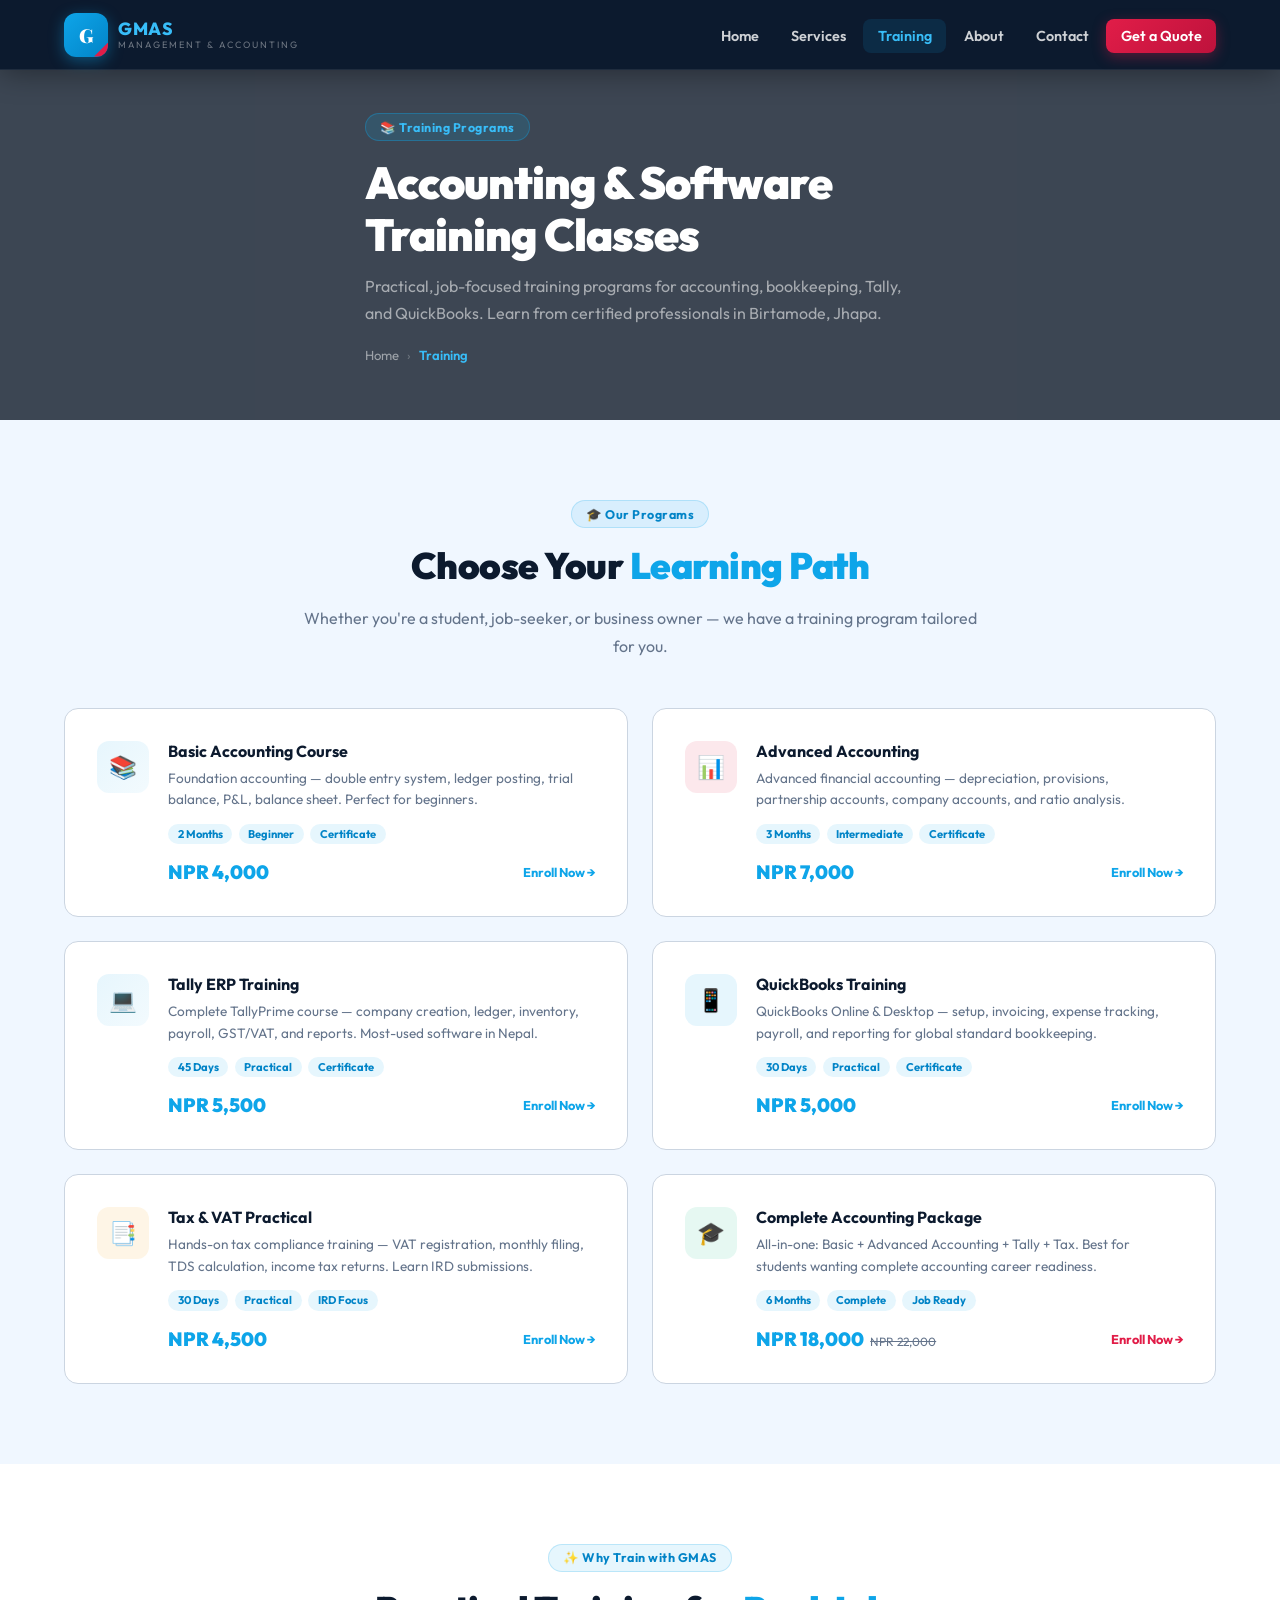
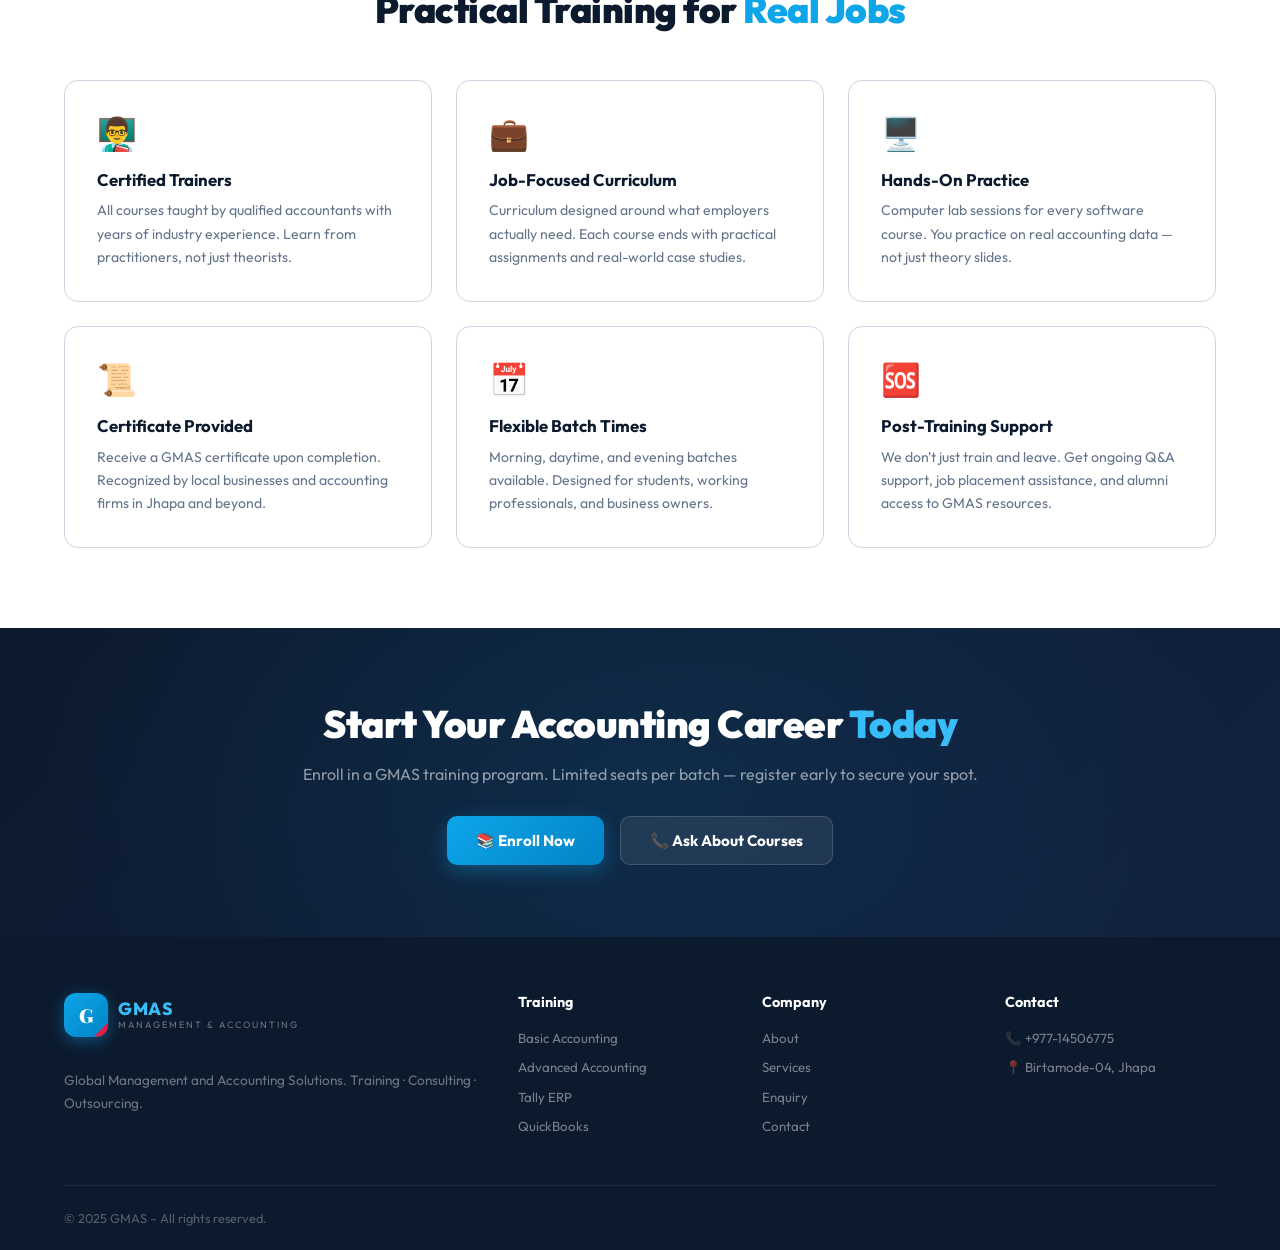
<file: training.html>
<!DOCTYPE html>
<html lang="en">
<head><meta charset="UTF-8"/><meta name="viewport" content="width=device-width,initial-scale=1.0"/><title>Training – GMAS</title><link rel="stylesheet" href="css/style.css"/></head>
<body>
<nav class="navbar dark-nav" id="mainNav"><div class="container nav-inner">
  <a href="index.html" class="nav-logo"><div class="logo-icon">G</div><div class="logo-text"><span class="logo-name">GMAS</span><span class="logo-tag">Management & Accounting</span></div></a>
  <ul class="nav-links" id="navLinks"><li><a href="index.html">Home</a></li><li><a href="services.html">Services</a></li><li><a href="training.html" class="active">Training</a></li><li><a href="about.html">About</a></li><li><a href="contact.html">Contact</a></li><li><a href="enquiry.html" class="nav-cta">Get a Quote</a></li></ul>
  <button id="navToggle"><span></span><span></span><span></span></button><div id="navOverlay"></div>
</div></nav>

<div class="page-cover">
  <div class="cover-bg" id="coverBg"></div>
  <div class="cover-overlay" id="coverOverlay"></div>
  <div class="container cover-inner" style="padding:7rem 0 3.5rem;">
    <div class="cover-tag">📚 Training Programs</div>
    <h1 class="cover-title">Accounting & Software<br>Training Classes</h1>
    <p class="cover-desc">Practical, job-focused training programs for accounting, bookkeeping, Tally, and QuickBooks. Learn from certified professionals in Birtamode, Jhapa.</p>
    <div class="cover-breadcrumb"><a href="index.html">Home</a><span>›</span><span class="current">Training</span></div>
  </div>
</div>

<section class="section">
  <div class="container">
    <div class="section-center"><div class="section-tag">🎓 Our Programs</div><h2 class="section-title">Choose Your <span>Learning Path</span></h2><p class="section-desc">Whether you're a student, job-seeker, or business owner — we have a training program tailored for you.</p></div>
    <div class="services-grid" style="margin-top:2.5rem;">
      <div class="svc-card"><div class="svc-icon">📚</div><div class="svc-body"><h3>Basic Accounting Course</h3><p>Foundation accounting — double entry system, ledger posting, trial balance, P&L, balance sheet. Perfect for beginners.</p><div class="svc-tags"><span class="svc-tag">2 Months</span><span class="svc-tag">Beginner</span><span class="svc-tag">Certificate</span></div><div style="margin-top:1rem;display:flex;align-items:center;justify-content:space-between;"><span style="font-family:'Outfit',sans-serif;font-size:1.2rem;font-weight:900;color:var(--sky)">NPR 4,000</span><a href="enquiry.html" style="font-size:0.8rem;font-weight:700;color:var(--sky);text-decoration:none;">Enroll Now →</a></div></div></div>
      <div class="svc-card"><div class="svc-icon" style="background:rgba(225,29,72,0.1)">📊</div><div class="svc-body"><h3>Advanced Accounting</h3><p>Advanced financial accounting — depreciation, provisions, partnership accounts, company accounts, and ratio analysis.</p><div class="svc-tags"><span class="svc-tag">3 Months</span><span class="svc-tag">Intermediate</span><span class="svc-tag">Certificate</span></div><div style="margin-top:1rem;display:flex;align-items:center;justify-content:space-between;"><span style="font-family:'Outfit',sans-serif;font-size:1.2rem;font-weight:900;color:var(--sky)">NPR 7,000</span><a href="enquiry.html" style="font-size:0.8rem;font-weight:700;color:var(--sky);text-decoration:none;">Enroll Now →</a></div></div></div>
      <div class="svc-card"><div class="svc-icon">💻</div><div class="svc-body"><h3>Tally ERP Training</h3><p>Complete TallyPrime course — company creation, ledger, inventory, payroll, GST/VAT, and reports. Most-used software in Nepal.</p><div class="svc-tags"><span class="svc-tag">45 Days</span><span class="svc-tag">Practical</span><span class="svc-tag">Certificate</span></div><div style="margin-top:1rem;display:flex;align-items:center;justify-content:space-between;"><span style="font-family:'Outfit',sans-serif;font-size:1.2rem;font-weight:900;color:var(--sky)">NPR 5,500</span><a href="enquiry.html" style="font-size:0.8rem;font-weight:700;color:var(--sky);text-decoration:none;">Enroll Now →</a></div></div></div>
      <div class="svc-card"><div class="svc-icon" style="background:rgba(14,165,233,0.1)">📱</div><div class="svc-body"><h3>QuickBooks Training</h3><p>QuickBooks Online & Desktop — setup, invoicing, expense tracking, payroll, and reporting for global standard bookkeeping.</p><div class="svc-tags"><span class="svc-tag">30 Days</span><span class="svc-tag">Practical</span><span class="svc-tag">Certificate</span></div><div style="margin-top:1rem;display:flex;align-items:center;justify-content:space-between;"><span style="font-family:'Outfit',sans-serif;font-size:1.2rem;font-weight:900;color:var(--sky)">NPR 5,000</span><a href="enquiry.html" style="font-size:0.8rem;font-weight:700;color:var(--sky);text-decoration:none;">Enroll Now →</a></div></div></div>
      <div class="svc-card"><div class="svc-icon" style="background:rgba(245,158,11,0.1)">📑</div><div class="svc-body"><h3>Tax & VAT Practical</h3><p>Hands-on tax compliance training — VAT registration, monthly filing, TDS calculation, income tax returns. Learn IRD submissions.</p><div class="svc-tags"><span class="svc-tag">30 Days</span><span class="svc-tag">Practical</span><span class="svc-tag">IRD Focus</span></div><div style="margin-top:1rem;display:flex;align-items:center;justify-content:space-between;"><span style="font-family:'Outfit',sans-serif;font-size:1.2rem;font-weight:900;color:var(--sky)">NPR 4,500</span><a href="enquiry.html" style="font-size:0.8rem;font-weight:700;color:var(--sky);text-decoration:none;">Enroll Now →</a></div></div></div>
      <div class="svc-card"><div class="svc-icon" style="background:rgba(16,185,129,0.1)">🎓</div><div class="svc-body"><h3>Complete Accounting Package</h3><p>All-in-one: Basic + Advanced Accounting + Tally + Tax. Best for students wanting complete accounting career readiness.</p><div class="svc-tags"><span class="svc-tag">6 Months</span><span class="svc-tag">Complete</span><span class="svc-tag">Job Ready</span></div><div style="margin-top:1rem;display:flex;align-items:center;justify-content:space-between;"><div><span style="font-family:'Outfit',sans-serif;font-size:1.2rem;font-weight:900;color:var(--sky)">NPR 18,000</span><span style="font-size:0.75rem;color:var(--text-light);margin-left:6px;text-decoration:line-through;">NPR 22,000</span></div><a href="enquiry.html" style="font-size:0.8rem;font-weight:700;color:var(--red);text-decoration:none;">Enroll Now →</a></div></div></div>
    </div>
  </div>
</section>

<section class="section section-alt">
  <div class="container">
    <div class="section-center"><div class="section-tag">✨ Why Train with GMAS</div><h2 class="section-title">Practical Training for <span>Real Jobs</span></h2></div>
    <div class="cards-grid" style="margin-top:2.5rem;">
      <div class="card"><div class="card-icon">👨‍🏫</div><h3>Certified Trainers</h3><p>All courses taught by qualified accountants with years of industry experience. Learn from practitioners, not just theorists.</p></div>
      <div class="card"><div class="card-icon">💼</div><h3>Job-Focused Curriculum</h3><p>Curriculum designed around what employers actually need. Each course ends with practical assignments and real-world case studies.</p></div>
      <div class="card"><div class="card-icon">🖥️</div><h3>Hands-On Practice</h3><p>Computer lab sessions for every software course. You practice on real accounting data — not just theory slides.</p></div>
      <div class="card"><div class="card-icon">📜</div><h3>Certificate Provided</h3><p>Receive a GMAS certificate upon completion. Recognized by local businesses and accounting firms in Jhapa and beyond.</p></div>
      <div class="card"><div class="card-icon">📅</div><h3>Flexible Batch Times</h3><p>Morning, daytime, and evening batches available. Designed for students, working professionals, and business owners.</p></div>
      <div class="card"><div class="card-icon">🆘</div><h3>Post-Training Support</h3><p>We don't just train and leave. Get ongoing Q&A support, job placement assistance, and alumni access to GMAS resources.</p></div>
    </div>
  </div>
</section>

<div class="cta-band"><div class="container" style="position:relative;z-index:2;"><h2>Start Your Accounting Career <span style="color:var(--sky-light)">Today</span></h2><p>Enroll in a GMAS training program. Limited seats per batch — register early to secure your spot.</p><div class="cta-band-btns"><a href="enquiry.html" class="btn-primary">📚 Enroll Now</a><a href="contact.html" class="btn-secondary">📞 Ask About Courses</a></div></div></div>

<footer class="footer"><div class="container"><div class="footer-grid"><div><a href="index.html" class="nav-logo" style="display:inline-flex;margin-bottom:1rem;"><div class="logo-icon">G</div><div class="logo-text"><span class="logo-name">GMAS</span><span class="logo-tag">Management & Accounting</span></div></a><p class="footer-brand-desc">Global Management and Accounting Solutions. Training · Consulting · Outsourcing.</p></div><div class="footer-col"><h5>Training</h5><ul><li><a href="training.html">Basic Accounting</a></li><li><a href="training.html">Advanced Accounting</a></li><li><a href="training.html">Tally ERP</a></li><li><a href="training.html">QuickBooks</a></li></ul></div><div class="footer-col"><h5>Company</h5><ul><li><a href="about.html">About</a></li><li><a href="services.html">Services</a></li><li><a href="enquiry.html">Enquiry</a></li><li><a href="contact.html">Contact</a></li></ul></div><div class="footer-col"><h5>Contact</h5><ul><li><a href="tel:9714506775">📞 +977-14506775</a></li><li><a href="#">📍 Birtamode-04, Jhapa</a></li></ul></div></div><div class="footer-bottom"><span class="footer-copy">© 2025 GMAS – All rights reserved.</span></div></div></footer>

<script>
function getCfg(){return JSON.parse(localStorage.getItem('gmas_config')||'{}');}
function applyConfig(){var cfg=getCfg();if(cfg.colorSky)document.documentElement.style.setProperty('--sky',cfg.colorSky);if(cfg.colorRed)document.documentElement.style.setProperty('--red',cfg.colorRed);if(cfg.siteName)document.querySelectorAll('.logo-name').forEach(function(e){e.textContent=cfg.siteName;});if(cfg.siteTagline)document.querySelectorAll('.logo-tag').forEach(function(e){e.textContent=cfg.siteTagline;});if(cfg.footerDesc)document.querySelectorAll('.footer-brand-desc').forEach(function(e){e.textContent=cfg.footerDesc;});if(cfg.logoBase64){document.querySelectorAll('.logo-icon').forEach(function(el){el.innerHTML='<img src="'+cfg.logoBase64+'" style="width:32px;height:32px;object-fit:contain;position:relative;z-index:2;" />';});}}
applyConfig();
function buildPageCover(key){var cfg=getCfg();var covers=cfg.pageCovers||JSON.parse(localStorage.getItem('gmas_page_covers')||'{}');var cover=covers[key];var bgEl=document.getElementById('coverBg');var overlayEl=document.getElementById('coverOverlay');if(!bgEl||!overlayEl)return;var defaults={services:{bg:'https://images.unsplash.com/photo-1554224155-6726b3ff858f?w=1600&q=80',overlay:'rgba(10,20,40,0.78)'},training:{bg:'https://images.unsplash.com/photo-1434030216411-0b793f4b4173?w=1600&q=80',overlay:'rgba(5,15,30,0.76)'},about:{bg:'https://images.unsplash.com/photo-1560472355-536de3962603?w=1600&q=80',overlay:'rgba(8,18,38,0.78)'},contact:{bg:'https://images.unsplash.com/photo-1423666639041-f56000c27a9a?w=1600&q=80',overlay:'rgba(10,20,40,0.76)'},enquiry:{bg:'https://images.unsplash.com/photo-1507003211169-0a1dd7228f2d?w=1600&q=80',overlay:'rgba(5,15,30,0.78)'}};var d=(cover&&cover.bg)?cover:(defaults[key]||{bg:'https://images.unsplash.com/photo-1486406146926-c627a92ad1ab?w=1600&q=80',overlay:'rgba(10,20,40,0.78)'});bgEl.style.backgroundImage="url('"+d.bg+"')";overlayEl.style.background=d.overlay;}
var toggle=document.getElementById('navToggle'),links=document.getElementById('navLinks'),overlay=document.getElementById('navOverlay');function closeNav(){links.style.cssText='';overlay.classList.remove('active');toggle.classList.remove('open');}toggle.addEventListener('click',function(){var o=links.style.display==='flex';if(o){closeNav();}else{links.style.cssText='display:flex;position:fixed;top:0;right:0;bottom:0;width:290px;flex-direction:column;background:#0C1A2E;padding:100px 1.5rem 2rem;z-index:1099;box-shadow:-4px 0 40px rgba(0,0,0,0.6);list-style:none;gap:0.3rem;';overlay.classList.add('active');toggle.classList.add('open');}});overlay.addEventListener('click',closeNav);
document.querySelectorAll('.faq-q').forEach(function(q){q.addEventListener('click',function(){var item=q.parentElement;var was=item.classList.contains('open');document.querySelectorAll('.faq-item').forEach(function(i){i.classList.remove('open');});if(!was)item.classList.add('open');});});
var sb=document.getElementById('statsBand');if(sb){var ob=new IntersectionObserver(function(entries){entries.forEach(function(e){if(e.isIntersecting){document.querySelectorAll('.count-anim').forEach(function(el){if(el.dataset.animated)return;el.dataset.animated='1';var t=parseInt(el.dataset.target);if(!t)return;var s=0,st=t/(2000/16),iv=setInterval(function(){s+=st;if(s>=t){el.textContent=t.toLocaleString();clearInterval(iv);}else{el.textContent=Math.floor(s).toLocaleString();}},16);});ob.disconnect();}});},{threshold:0.3});ob.observe(sb);}
</script>
<script>buildPageCover("training");</script>
</body></html>
</file>
<file: css/style.css>
@import url('https://fonts.googleapis.com/css2?family=Outfit:wght@300;400;500;600;700;800;900&family=Playfair+Display:wght@700;800;900&display=swap');

:root {
  --sky: #0EA5E9; --sky-dark: #0284C7; --sky-light: #38BDF8;
  --red: #E11D48; --red-dark: #BE123C; --red-light: #FB7185;
  --dark: #0C1A2E; --dark2: #112240;
  --text: #334155; --text-light: #64748B;
  --white: #FFFFFF; --bg: #F0F7FF; --bg2: #E8F4FD; --border: #CBD5E1;
  --radius: 14px; --green: #10B981; --yellow: #F59E0B;
  --transition: all 0.3s cubic-bezier(0.4,0,0.2,1);
}
*,*::before,*::after{box-sizing:border-box;margin:0;padding:0;}
html{font-size:16px;scroll-behavior:smooth;}
body{font-family:'Outfit',sans-serif;background:var(--bg);color:var(--text);min-height:100vh;overflow-x:hidden;}
.container{max-width:1200px;margin:0 auto;padding:0 1.5rem;}

/* ===== NAVBAR ===== */
.navbar{position:fixed;top:0;left:0;right:0;z-index:999;height:70px;display:flex;align-items:center;transition:var(--transition);}
.navbar.dark-nav{background:var(--dark);border-bottom:1px solid rgba(255,255,255,0.08);box-shadow:0 2px 30px rgba(0,0,0,0.4);}
.navbar.light-nav{background:rgba(255,255,255,0.97);border-bottom:1px solid var(--border);box-shadow:0 2px 20px rgba(0,0,0,0.06);}
.nav-inner{display:flex;align-items:center;justify-content:space-between;width:100%;}
.nav-logo{display:flex;align-items:center;gap:10px;text-decoration:none;}
.logo-icon{width:44px;height:44px;background:linear-gradient(135deg,var(--sky),var(--sky-dark));border-radius:12px;display:flex;align-items:center;justify-content:center;font-family:'Playfair Display',serif;font-size:1.2rem;font-weight:900;color:white;box-shadow:0 4px 15px rgba(14,165,233,0.4);position:relative;overflow:hidden;flex-shrink:0;}
.logo-icon::after{content:'';position:absolute;bottom:0;right:0;width:14px;height:14px;background:var(--red);clip-path:polygon(100% 0,100% 100%,0 100%);}
.logo-icon img{width:32px;height:32px;object-fit:contain;position:relative;z-index:2;}
.logo-text{display:flex;flex-direction:column;line-height:1;}
.logo-name{font-family:'Outfit',sans-serif;font-size:1.1rem;font-weight:800;color:var(--sky-light);letter-spacing:0.5px;}
.logo-tag{font-size:0.58rem;color:rgba(255,255,255,0.4);letter-spacing:2px;text-transform:uppercase;margin-top:2px;}
.navbar.light-nav .logo-name{color:var(--sky-dark);}
.navbar.light-nav .logo-tag{color:var(--text-light);}
.nav-links{display:flex;list-style:none;gap:0.2rem;align-items:center;}
.nav-links a{color:rgba(255,255,255,0.8);text-decoration:none;font-weight:600;font-size:0.9rem;padding:0.5rem 0.9rem;border-radius:8px;transition:var(--transition);}
.nav-links a:hover,.nav-links a.active{color:var(--sky-light);background:rgba(14,165,233,0.12);}
.navbar.light-nav .nav-links a{color:var(--text);}
.navbar.light-nav .nav-links a:hover,.navbar.light-nav .nav-links a.active{color:var(--sky-dark);background:rgba(14,165,233,0.08);}
.nav-cta{background:linear-gradient(135deg,var(--red),var(--red-dark))!important;color:white!important;box-shadow:0 4px 14px rgba(225,29,72,0.35)!important;}
.nav-cta:hover{transform:translateY(-1px);box-shadow:0 6px 20px rgba(225,29,72,0.45)!important;}
#navToggle{display:none;flex-direction:column;gap:5px;background:none;border:none;cursor:pointer;padding:5px;}
#navToggle span{width:24px;height:2px;background:white;border-radius:2px;transition:all 0.3s;display:block;}
.navbar.light-nav #navToggle span{background:var(--dark);}
#navOverlay{display:none;position:fixed;inset:0;background:rgba(0,0,0,0.55);z-index:1098;}
#navOverlay.active{display:block;}

/* ===== HERO SLIDER ===== */
.hero-slider{position:relative;height:100vh;min-height:620px;overflow:hidden;}
.slides-wrapper{position:absolute;inset:0;}
.slide{position:absolute;inset:0;opacity:0;transition:opacity 0.9s ease;}
.slide.active{opacity:1;}
.slide-bg{position:absolute;inset:0;background-size:cover;background-position:center;transform:scale(1.08);animation:kenburns 8s ease-out forwards;}
@keyframes kenburns{0%{transform:scale(1.08);}100%{transform:scale(1.0);}}
.slide-overlay{position:absolute;inset:0;}

/* Slide nav arrows */
.slide-nav{position:absolute;top:50%;transform:translateY(-50%);z-index:20;background:rgba(255,255,255,0.12);backdrop-filter:blur(6px);border:1px solid rgba(255,255,255,0.2);color:white;width:52px;height:52px;border-radius:50%;font-size:1.5rem;cursor:pointer;display:flex;align-items:center;justify-content:center;transition:var(--transition);}
.slide-nav:hover{background:rgba(14,165,233,0.4);border-color:var(--sky);}
.slide-nav.prev{left:2rem;}
.slide-nav.next{right:2rem;}
.slide-dots{position:absolute;bottom:2rem;left:50%;transform:translateX(-50%);display:flex;gap:0.5rem;z-index:20;}
.slide-dot{width:8px;height:8px;border-radius:50%;background:rgba(255,255,255,0.4);border:none;cursor:pointer;transition:var(--transition);}
.slide-dot.active{background:var(--sky);width:24px;border-radius:4px;}

/* Hero overlay content */
.hero-overlay-content{position:absolute;inset:0;z-index:15;display:flex;align-items:center;padding-top:70px;}
.hero-inner{display:grid;grid-template-columns:55% 45%;gap:3rem;align-items:center;padding:3rem 0;width:100%;}
.hero-text-side{min-width:0;}
/* Hide card side below 1100px to prevent overlap */
@media(max-width:1100px){
  .hero-card-side{display:none!important;}
  .hero-inner{grid-template-columns:1fr;}
}
.hero-badge-anim{display:inline-flex;align-items:center;gap:8px;background:rgba(14,165,233,0.15);border:1px solid rgba(14,165,233,0.4);color:var(--sky-light);padding:0.4rem 1rem;border-radius:100px;font-size:0.8rem;font-weight:700;letter-spacing:0.5px;margin-bottom:1.5rem;}
.pulse-dot{width:8px;height:8px;background:var(--sky);border-radius:50%;animation:pulse 2s infinite;flex-shrink:0;}
@keyframes pulse{0%,100%{opacity:1;transform:scale(1)}50%{opacity:0.5;transform:scale(1.4)}}
.hero-title{font-family:'Outfit',sans-serif;font-size:3.4rem;font-weight:900;color:white;line-height:1.1;margin-bottom:1.2rem;letter-spacing:-1px;}
.hero-highlight{color:var(--sky-light);}
.hero-desc{font-size:1.05rem;color:rgba(255,255,255,0.65);line-height:1.75;margin-bottom:2rem;max-width:540px;}
.hero-cta-row{display:flex;gap:1rem;flex-wrap:wrap;margin-bottom:2.5rem;}
.btn-hero-primary{display:inline-flex;align-items:center;gap:8px;background:linear-gradient(135deg,var(--sky),var(--sky-dark));color:white;padding:0.9rem 1.8rem;border-radius:10px;text-decoration:none;font-weight:700;font-size:0.95rem;transition:var(--transition);box-shadow:0 6px 20px rgba(14,165,233,0.4);}
.btn-hero-primary:hover{transform:translateY(-2px);box-shadow:0 10px 30px rgba(14,165,233,0.5);}
.btn-hero-secondary{display:inline-flex;align-items:center;gap:8px;background:rgba(255,255,255,0.1);color:white;padding:0.9rem 1.8rem;border-radius:10px;text-decoration:none;font-weight:700;font-size:0.95rem;border:1px solid rgba(255,255,255,0.2);transition:var(--transition);backdrop-filter:blur(4px);}
.btn-hero-secondary:hover{background:rgba(255,255,255,0.18);}
.hero-stats-row{display:flex;gap:2rem;}
.hstat{text-align:center;}
.hstat-num{font-family:'Outfit',sans-serif;font-size:1.9rem;font-weight:900;color:var(--sky-light);display:block;}
.hstat-lbl{font-size:0.72rem;color:rgba(255,255,255,0.4);text-transform:uppercase;letter-spacing:1px;}
.hstat-div{width:1px;background:rgba(255,255,255,0.1);}

/* Hero Card Side */
.hero-card-side{position:relative;}
.hero-main-card{background:rgba(255,255,255,0.07);border:1px solid rgba(255,255,255,0.12);border-radius:20px;padding:2rem;backdrop-filter:blur(12px);}
.hcard-header{display:flex;align-items:center;gap:0.8rem;margin-bottom:1.5rem;}
.hcard-icon{width:42px;height:42px;border-radius:10px;display:flex;align-items:center;justify-content:center;font-size:1.2rem;background:rgba(14,165,233,0.2);}
.hcard-title{color:white;font-weight:800;font-size:0.95rem;}
.hcard-sub{color:rgba(255,255,255,0.4);font-size:0.75rem;}
.hcard-services{display:grid;gap:0.7rem;}
.hcard-service{display:flex;align-items:center;gap:0.75rem;padding:0.7rem 1rem;background:rgba(255,255,255,0.04);border-radius:10px;border:1px solid rgba(255,255,255,0.06);transition:var(--transition);}
.hcard-service:hover{background:rgba(14,165,233,0.1);border-color:rgba(14,165,233,0.25);}
.hsvc-dot{width:8px;height:8px;border-radius:50%;flex-shrink:0;}
.hsvc-name{color:rgba(255,255,255,0.85);font-size:0.85rem;font-weight:600;}
.hsvc-tag{margin-left:auto;font-size:0.68rem;color:rgba(255,255,255,0.3);font-weight:700;letter-spacing:0.5px;}
.floating-badge{position:absolute;top:-15px;right:-15px;background:linear-gradient(135deg,var(--red),var(--red-dark));color:white;padding:0.6rem 1rem;border-radius:12px;font-size:0.75rem;font-weight:700;text-align:center;box-shadow:0 6px 20px rgba(225,29,72,0.4);line-height:1.4;}

/* ===== TICKER ===== */
.ticker-wrap{background:linear-gradient(135deg,var(--sky),var(--sky-dark));overflow:hidden;padding:0.7rem 0;}
.ticker-track{display:flex;white-space:nowrap;animation:ticker 35s linear infinite;}
.ticker-item{display:inline-flex;align-items:center;gap:0.5rem;color:white;font-weight:600;font-size:0.84rem;padding:0 1.5rem;}
.tick-dot{width:5px;height:5px;background:rgba(255,255,255,0.5);border-radius:50%;flex-shrink:0;}
.tick-icon{font-size:0.9rem;}
@keyframes ticker{0%{transform:translateX(0)}100%{transform:translateX(-50%)}}

/* ===== STATS BAND ===== */
.stats-band{background:var(--dark2);padding:2rem 0;}
.stats-grid{display:grid;grid-template-columns:repeat(4,1fr);gap:1rem;}
.stat-item{text-align:center;padding:1rem;}
.stat-num{font-family:'Outfit',sans-serif;font-size:2.2rem;font-weight:900;color:var(--sky-light);display:block;letter-spacing:-1px;}
.stat-label{font-size:0.75rem;color:rgba(255,255,255,0.4);text-transform:uppercase;letter-spacing:1px;margin-top:0.3rem;font-weight:600;}

/* ===== PAGE COVER (for inner pages - DHA style) ===== */
.page-cover{position:relative;min-height:420px;display:flex;align-items:center;overflow:hidden;}
.cover-bg{position:absolute;inset:0;background-size:cover;background-position:center;transform:scale(1.03);animation:kenburns 10s ease-out forwards;}
.cover-overlay{position:absolute;inset:0;}
.cover-inner{position:relative;z-index:5;padding-top:70px;}
.cover-tag{display:inline-flex;align-items:center;gap:6px;background:rgba(14,165,233,0.15);border:1px solid rgba(14,165,233,0.35);color:var(--sky-light);padding:0.35rem 0.9rem;border-radius:100px;font-size:0.78rem;font-weight:700;margin-bottom:1rem;letter-spacing:0.5px;}
.cover-title{font-family:'Outfit',sans-serif;font-size:2.8rem;font-weight:900;color:white;line-height:1.15;margin-bottom:0.8rem;letter-spacing:-1px;}
.cover-desc{font-size:1rem;color:rgba(255,255,255,0.55);max-width:550px;line-height:1.7;}
.cover-breadcrumb{display:flex;align-items:center;gap:0.5rem;margin-top:1.2rem;font-size:0.82rem;}
.cover-breadcrumb a{color:rgba(255,255,255,0.5);text-decoration:none;transition:var(--transition);}
.cover-breadcrumb a:hover{color:var(--sky-light);}
.cover-breadcrumb span{color:rgba(255,255,255,0.25);}
.cover-breadcrumb .current{color:var(--sky-light);font-weight:600;}

/* ===== SECTIONS ===== */
.section{padding:5rem 0;}
.section-alt{background:white;}
.section-tag{display:inline-flex;align-items:center;gap:6px;background:rgba(14,165,233,0.1);color:var(--sky-dark);border:1px solid rgba(14,165,233,0.2);padding:0.35rem 0.9rem;border-radius:100px;font-size:0.78rem;font-weight:700;letter-spacing:0.5px;margin-bottom:1rem;}
.section-title{font-family:'Outfit',sans-serif;font-size:2.3rem;font-weight:900;color:var(--dark);line-height:1.2;margin-bottom:1rem;letter-spacing:-0.5px;}
.section-title span{color:var(--sky);}
.section-title .red{color:var(--red);}
.section-desc{font-size:1rem;color:var(--text-light);line-height:1.75;}
.section-center{text-align:center;max-width:680px;margin:0 auto 3rem;}

/* Cards */
.cards-grid{display:grid;grid-template-columns:repeat(3,1fr);gap:1.5rem;margin-top:2.5rem;}
.card{background:white;border-radius:var(--radius);padding:2rem;border:1px solid var(--border);transition:var(--transition);position:relative;overflow:hidden;}
.card::before{content:'';position:absolute;top:0;left:0;right:0;height:3px;background:linear-gradient(135deg,var(--sky),var(--red));opacity:0;transition:opacity 0.3s;}
.card:hover{transform:translateY(-4px);box-shadow:0 15px 40px rgba(0,0,0,0.1);}
.card:hover::before{opacity:1;}
.card-icon{font-size:2rem;margin-bottom:1rem;display:block;}
.card h3{font-family:'Outfit',sans-serif;font-size:1.05rem;font-weight:700;color:var(--dark);margin-bottom:0.6rem;}
.card p{font-size:0.88rem;color:var(--text-light);line-height:1.65;}

/* Services 2-col */
.services-grid{display:grid;grid-template-columns:repeat(2,1fr);gap:1.5rem;margin-top:2.5rem;}
.svc-card{background:white;border-radius:var(--radius);padding:2rem;border:1px solid var(--border);display:flex;gap:1.2rem;transition:var(--transition);position:relative;overflow:hidden;}
.svc-card::after{content:'';position:absolute;top:0;left:0;width:4px;height:100%;background:linear-gradient(180deg,var(--sky),var(--sky-dark));opacity:0;transition:opacity 0.3s;}
.svc-card:hover{transform:translateY(-3px);box-shadow:0 12px 35px rgba(0,0,0,0.08);}
.svc-card:hover::after{opacity:1;}
.svc-icon{width:52px;height:52px;border-radius:12px;display:flex;align-items:center;justify-content:center;font-size:1.4rem;flex-shrink:0;background:linear-gradient(135deg,rgba(14,165,233,0.1),rgba(14,165,233,0.05));}
.svc-icon.red{background:linear-gradient(135deg,rgba(225,29,72,0.1),rgba(225,29,72,0.05));}
.svc-body h3{font-family:'Outfit',sans-serif;font-size:1rem;font-weight:700;color:var(--dark);margin-bottom:0.4rem;}
.svc-body p{font-size:0.85rem;color:var(--text-light);line-height:1.6;}
.svc-tags{display:flex;gap:0.4rem;flex-wrap:wrap;margin-top:0.8rem;}
.svc-tag{font-size:0.7rem;font-weight:700;padding:0.2rem 0.6rem;border-radius:100px;background:rgba(14,165,233,0.1);color:var(--sky-dark);}

/* Why Grid */
.why-grid{display:grid;grid-template-columns:1fr 1fr;gap:4rem;align-items:center;}
.why-list{display:grid;gap:1rem;margin-top:1.5rem;}
.why-item{display:flex;gap:1rem;align-items:flex-start;padding:1rem;border-radius:12px;transition:var(--transition);}
.why-item:hover{background:rgba(14,165,233,0.05);}
.why-icon{width:42px;height:42px;background:linear-gradient(135deg,var(--sky),var(--sky-dark));border-radius:10px;display:flex;align-items:center;justify-content:center;font-size:1.1rem;flex-shrink:0;box-shadow:0 4px 12px rgba(14,165,233,0.3);}
.why-item h4{font-weight:700;color:var(--dark);font-size:0.95rem;margin-bottom:0.3rem;}
.why-item p{font-size:0.83rem;color:var(--text-light);line-height:1.55;}

/* Process Steps */
.process-steps{display:grid;grid-template-columns:repeat(4,1fr);gap:1.5rem;margin-top:2.5rem;position:relative;}
.process-steps::before{content:'';position:absolute;top:28px;left:60px;right:60px;height:2px;background:linear-gradient(90deg,var(--sky),var(--red));opacity:0.2;z-index:0;}
.step{text-align:center;padding:1.5rem 1rem;position:relative;z-index:1;}
.step-num{width:56px;height:56px;background:linear-gradient(135deg,var(--sky),var(--sky-dark));border-radius:50%;display:flex;align-items:center;justify-content:center;font-family:'Outfit',sans-serif;font-size:1.3rem;font-weight:900;color:white;margin:0 auto 1rem;box-shadow:0 6px 20px rgba(14,165,233,0.35);}
.step h4{font-weight:700;color:var(--dark);margin-bottom:0.5rem;font-size:0.95rem;}
.step p{font-size:0.82rem;color:var(--text-light);line-height:1.55;}

/* CTA Band */
.cta-band{background:linear-gradient(135deg,var(--dark),var(--dark2));padding:4.5rem 0;text-align:center;position:relative;overflow:hidden;}
.cta-band::before{content:'';position:absolute;inset:0;background:radial-gradient(ellipse 600px 400px at 50% 50%,rgba(14,165,233,0.1),transparent);}
.cta-band h2{font-family:'Outfit',sans-serif;font-size:2.4rem;font-weight:900;color:white;margin-bottom:1rem;letter-spacing:-0.5px;}
.cta-band p{color:rgba(255,255,255,0.55);font-size:1rem;margin-bottom:2rem;}
.cta-band-btns{display:flex;gap:1rem;justify-content:center;flex-wrap:wrap;}

/* Testimonials */
.testi-grid{display:grid;grid-template-columns:repeat(3,1fr);gap:1.5rem;margin-top:2.5rem;}
.testi-card{background:white;border-radius:var(--radius);padding:1.8rem;border:1px solid var(--border);transition:var(--transition);}
.testi-card:hover{transform:translateY(-3px);box-shadow:0 12px 30px rgba(0,0,0,0.08);}
.testi-stars{color:#F59E0B;font-size:0.9rem;margin-bottom:1rem;}
.testi-text{font-size:0.88rem;color:var(--text);line-height:1.7;margin-bottom:1.2rem;font-style:italic;}
.testi-author{display:flex;align-items:center;gap:0.8rem;}
.testi-avatar{width:40px;height:40px;border-radius:50%;display:flex;align-items:center;justify-content:center;font-weight:900;font-size:1rem;color:white;font-family:'Outfit',sans-serif;}
.testi-name{font-weight:700;font-size:0.88rem;color:var(--dark);}
.testi-role{font-size:0.73rem;color:var(--text-light);}

/* Contact */
.contact-grid{display:grid;grid-template-columns:1fr 1fr;gap:3rem;align-items:start;}
.contact-item{display:flex;gap:1rem;align-items:flex-start;margin-bottom:1.5rem;}
.contact-icon{width:44px;height:44px;background:linear-gradient(135deg,var(--sky),var(--sky-dark));border-radius:10px;display:flex;align-items:center;justify-content:center;font-size:1.1rem;flex-shrink:0;}
.contact-label{font-weight:700;color:var(--dark);font-size:0.9rem;margin-bottom:0.2rem;}
.contact-val{font-size:0.85rem;color:var(--text-light);line-height:1.5;}
.form-card{background:white;border-radius:20px;padding:2rem;border:1px solid var(--border);box-shadow:0 4px 20px rgba(0,0,0,0.06);}
.form-row{display:grid;grid-template-columns:1fr 1fr;gap:1rem;}
.form-group{margin-bottom:1.2rem;}
.form-group label{display:block;font-weight:600;font-size:0.82rem;color:var(--dark);margin-bottom:0.5rem;}
.form-group input,.form-group select,.form-group textarea{width:100%;padding:0.7rem 0.9rem;border:1.5px solid var(--border);border-radius:8px;font-family:'Outfit',sans-serif;font-size:0.88rem;color:var(--text);background:var(--bg);transition:var(--transition);outline:none;}
.form-group input:focus,.form-group select:focus,.form-group textarea:focus{border-color:var(--sky);background:white;}
.form-group textarea{min-height:110px;resize:vertical;}
.form-submit{width:100%;padding:0.85rem;background:linear-gradient(135deg,var(--sky),var(--sky-dark));color:white;border:none;border-radius:10px;font-family:'Outfit',sans-serif;font-weight:700;font-size:0.95rem;cursor:pointer;transition:var(--transition);}
.form-submit:hover{transform:translateY(-2px);box-shadow:0 8px 25px rgba(14,165,233,0.4);}
.form-success{background:rgba(16,185,129,0.1);border:1px solid rgba(16,185,129,0.3);color:#059669;padding:1rem;border-radius:10px;font-weight:600;font-size:0.9rem;display:none;margin-bottom:1rem;}

/* Pricing */
.pricing-grid{display:grid;grid-template-columns:repeat(3,1fr);gap:1.5rem;margin-top:2.5rem;}
.pricing-card{background:white;border-radius:20px;padding:2rem;border:1px solid var(--border);text-align:center;position:relative;transition:var(--transition);}
.pricing-card.featured{background:linear-gradient(135deg,var(--sky),var(--sky-dark));color:white;transform:scale(1.03);border-color:transparent;box-shadow:0 15px 40px rgba(14,165,233,0.35);}
.pricing-badge{position:absolute;top:-12px;left:50%;transform:translateX(-50%);background:var(--red);color:white;font-size:0.7rem;font-weight:700;padding:0.3rem 0.9rem;border-radius:100px;white-space:nowrap;}
.pricing-icon{font-size:2rem;margin-bottom:0.8rem;}
.pricing-name{font-family:'Outfit',sans-serif;font-size:1.1rem;font-weight:800;margin-bottom:0.4rem;}
.pricing-desc{font-size:0.82rem;opacity:0.7;margin-bottom:1.5rem;}
.pricing-price{font-family:'Outfit',sans-serif;font-size:2rem;font-weight:900;margin-bottom:0.3rem;letter-spacing:-1px;}
.pricing-period{font-size:0.78rem;opacity:0.55;margin-bottom:1.5rem;}
.pricing-features{list-style:none;text-align:left;margin-bottom:1.5rem;}
.pricing-features li{display:flex;align-items:center;gap:0.6rem;font-size:0.83rem;padding:0.4rem 0;opacity:0.85;}
.pricing-features li::before{content:'✓';color:var(--green);font-weight:700;}
.pricing-card.featured .pricing-features li::before{color:rgba(255,255,255,0.9);}
.pricing-btn{display:block;padding:0.75rem;border-radius:10px;font-weight:700;font-size:0.88rem;text-decoration:none;transition:var(--transition);background:var(--sky);color:white;}
.pricing-card.featured .pricing-btn{background:white;color:var(--sky-dark);}
.pricing-btn:hover{transform:translateY(-2px);box-shadow:0 6px 18px rgba(0,0,0,0.15);}

/* FAQ */
.faq-list{max-width:780px;margin:2rem auto 0;}
.faq-item{background:white;border-radius:12px;border:1px solid var(--border);margin-bottom:0.8rem;overflow:hidden;}
.faq-q{display:flex;align-items:center;justify-content:space-between;padding:1.2rem 1.5rem;cursor:pointer;font-weight:700;color:var(--dark);font-size:0.95rem;}
.faq-arrow{transition:transform 0.3s;color:var(--sky);font-size:1.3rem;}
.faq-item.open .faq-arrow{transform:rotate(45deg);}
.faq-a{padding:0 1.5rem;max-height:0;overflow:hidden;transition:all 0.35s ease;font-size:0.88rem;color:var(--text-light);line-height:1.7;}
.faq-item.open .faq-a{max-height:200px;padding:0 1.5rem 1.2rem;}

/* Apply form */
.apply-grid{display:grid;grid-template-columns:1fr 1.3fr;gap:3rem;align-items:start;}
.apply-sidebar{position:sticky;top:90px;}
.apply-info-card{background:white;border-radius:20px;padding:2rem;border:1px solid var(--border);}
.apply-step{display:flex;gap:1rem;align-items:flex-start;padding:0.8rem 0;border-bottom:1px solid var(--bg2);}
.apply-step:last-child{border-bottom:none;}
.apply-step-num{width:28px;height:28px;background:var(--sky);border-radius:50%;color:white;font-weight:800;font-size:0.8rem;display:flex;align-items:center;justify-content:center;flex-shrink:0;}
.apply-step-text{font-size:0.85rem;color:var(--text);}
.apply-step-text strong{color:var(--dark);font-weight:700;}
.form-section-title{font-family:'Outfit',sans-serif;font-size:1.1rem;font-weight:800;color:var(--dark);margin:1.5rem 0 1rem;padding-bottom:0.5rem;border-bottom:2px solid var(--bg2);}

/* Footer */
.footer{background:var(--dark);padding:3.5rem 0 1.5rem;}
.footer-grid{display:grid;grid-template-columns:2fr 1fr 1fr 1fr;gap:2rem;padding-bottom:2.5rem;border-bottom:1px solid rgba(255,255,255,0.08);}
.footer-brand-desc{font-size:0.85rem;color:rgba(255,255,255,0.4);line-height:1.7;margin-top:1rem;}
.footer-col h5{font-weight:700;color:white;font-size:0.9rem;margin-bottom:1rem;}
.footer-col ul{list-style:none;}
.footer-col ul li{margin-bottom:0.6rem;}
.footer-col ul li a{color:rgba(255,255,255,0.45);font-size:0.83rem;text-decoration:none;transition:var(--transition);}
.footer-col ul li a:hover{color:var(--sky-light);}
.footer-bottom{display:flex;align-items:center;justify-content:space-between;padding-top:1.5rem;}
.footer-copy{font-size:0.8rem;color:rgba(255,255,255,0.3);}
.footer-badges{display:flex;gap:0.5rem;}
.footer-badge{font-size:0.7rem;padding:0.3rem 0.7rem;border-radius:100px;background:rgba(255,255,255,0.05);color:rgba(255,255,255,0.35);border:1px solid rgba(255,255,255,0.08);}

/* Buttons */
.btn-primary{display:inline-flex;align-items:center;gap:8px;background:linear-gradient(135deg,var(--sky),var(--sky-dark));color:white;padding:0.85rem 1.8rem;border-radius:10px;text-decoration:none;font-weight:700;font-size:0.95rem;transition:var(--transition);box-shadow:0 6px 20px rgba(14,165,233,0.35);}
.btn-primary:hover{transform:translateY(-2px);box-shadow:0 10px 30px rgba(14,165,233,0.45);}
.btn-secondary{display:inline-flex;align-items:center;gap:8px;background:rgba(255,255,255,0.08);color:white;padding:0.85rem 1.8rem;border-radius:10px;text-decoration:none;font-weight:700;font-size:0.95rem;border:1px solid rgba(255,255,255,0.15);transition:var(--transition);}
.btn-secondary:hover{background:rgba(255,255,255,0.14);}
.btn-red{background:linear-gradient(135deg,var(--red),var(--red-dark))!important;box-shadow:0 6px 20px rgba(225,29,72,0.35)!important;}
.btn-red:hover{box-shadow:0 10px 30px rgba(225,29,72,0.45)!important;}

/* Responsive */
@media(max-width:1024px){
  .cards-grid{grid-template-columns:repeat(2,1fr);}
  .process-steps{grid-template-columns:repeat(2,1fr);}
  .footer-grid{grid-template-columns:1fr 1fr;}
}
@media(max-width:768px){
  .hero-title{font-size:2.2rem;}
  .section-title{font-size:1.7rem;}
  .cover-title{font-size:2rem;}
  .cards-grid,.services-grid,.testi-grid,.pricing-grid,.why-grid,.contact-grid,.apply-grid{grid-template-columns:1fr;}
  .stats-grid{grid-template-columns:repeat(2,1fr);}
  .process-steps{grid-template-columns:1fr 1fr;}
  .nav-links{display:none;}
  #navToggle{display:flex;}
  .process-steps::before{display:none;}
  .form-row{grid-template-columns:1fr;}
  .footer-grid{grid-template-columns:1fr;}
  .apply-sidebar{position:static;}
  .slide-nav{width:38px;height:38px;font-size:1rem;}
  .slide-nav.prev{left:0.5rem;}
  .slide-nav.next{right:0.5rem;}
  .hero-inner{padding:2rem 0;}
  .hero-title{font-size:2rem;}
  .hero-cta-row{flex-direction:column;}
  .btn-hero-primary,.btn-hero-secondary{text-align:center;justify-content:center;}
  .hero-stats-row{gap:1.2rem;}
  .hstat-num{font-size:1.5rem;}
}
</file>
